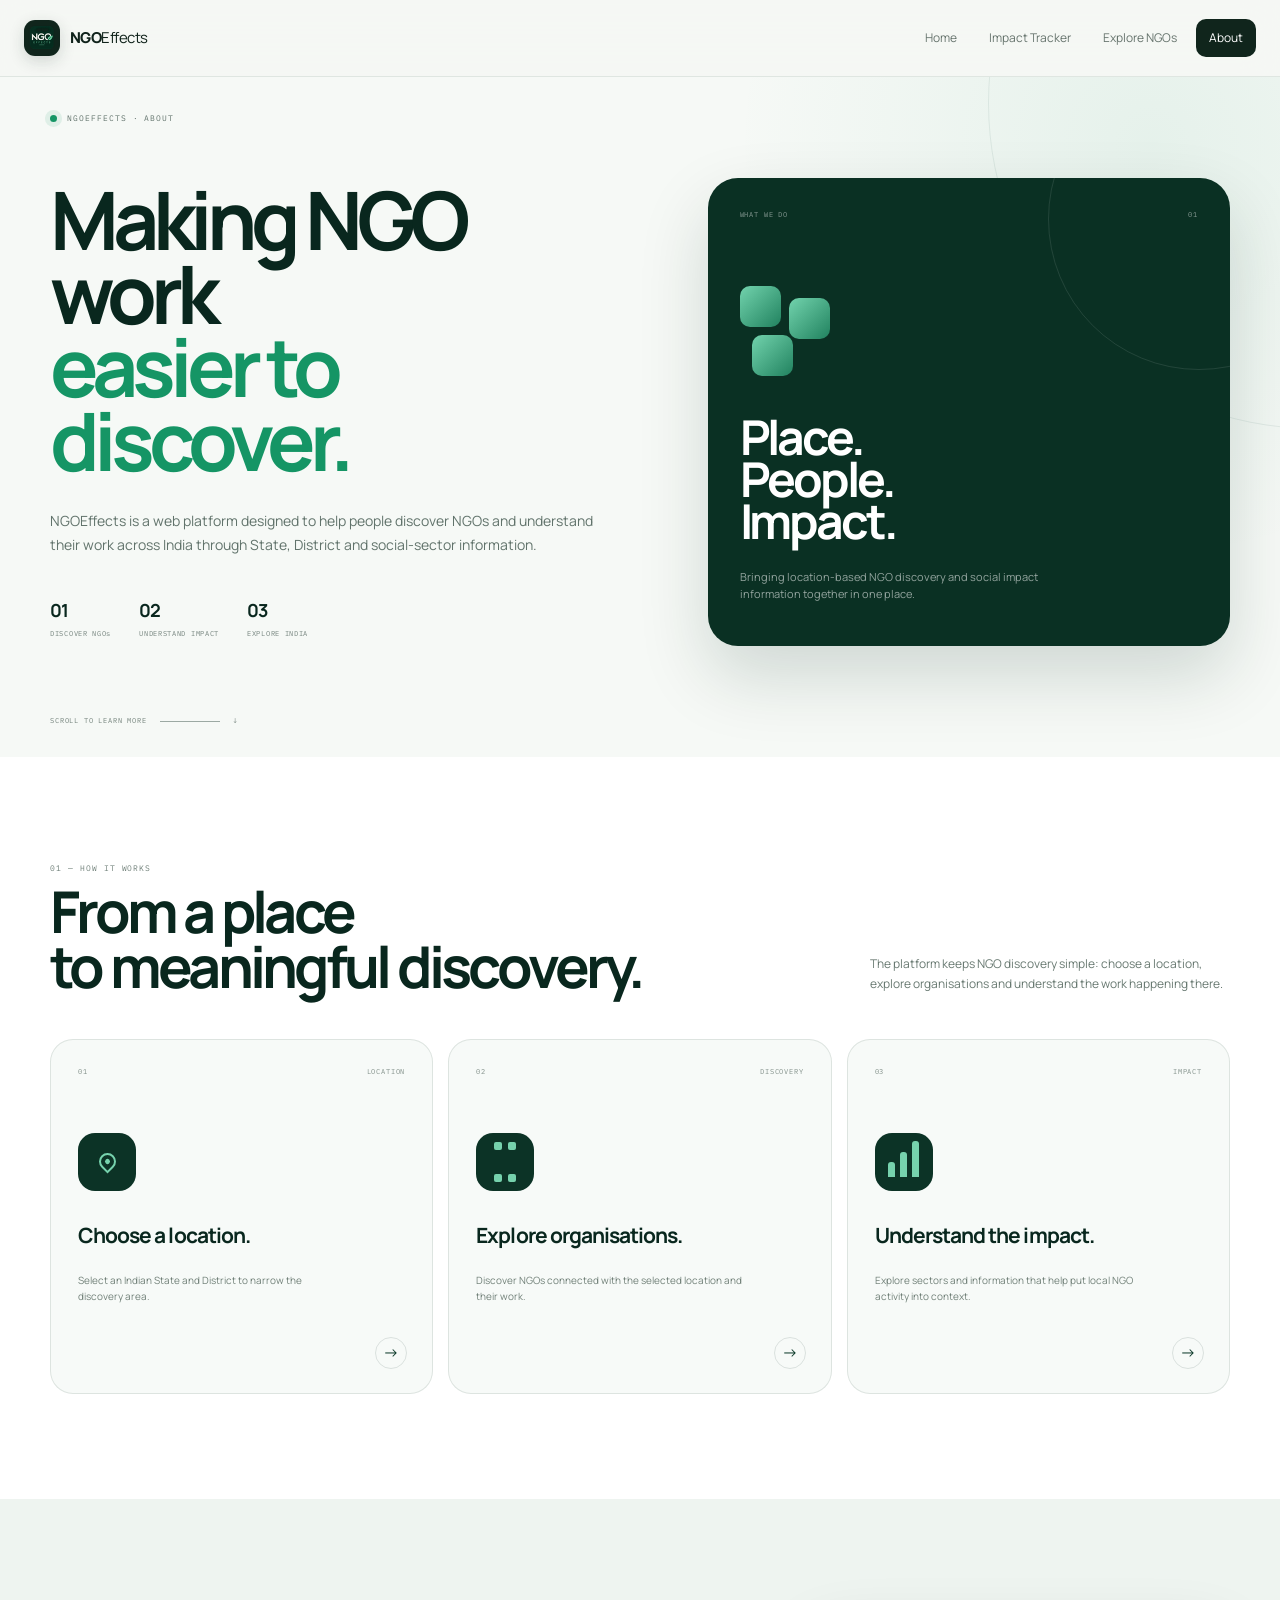
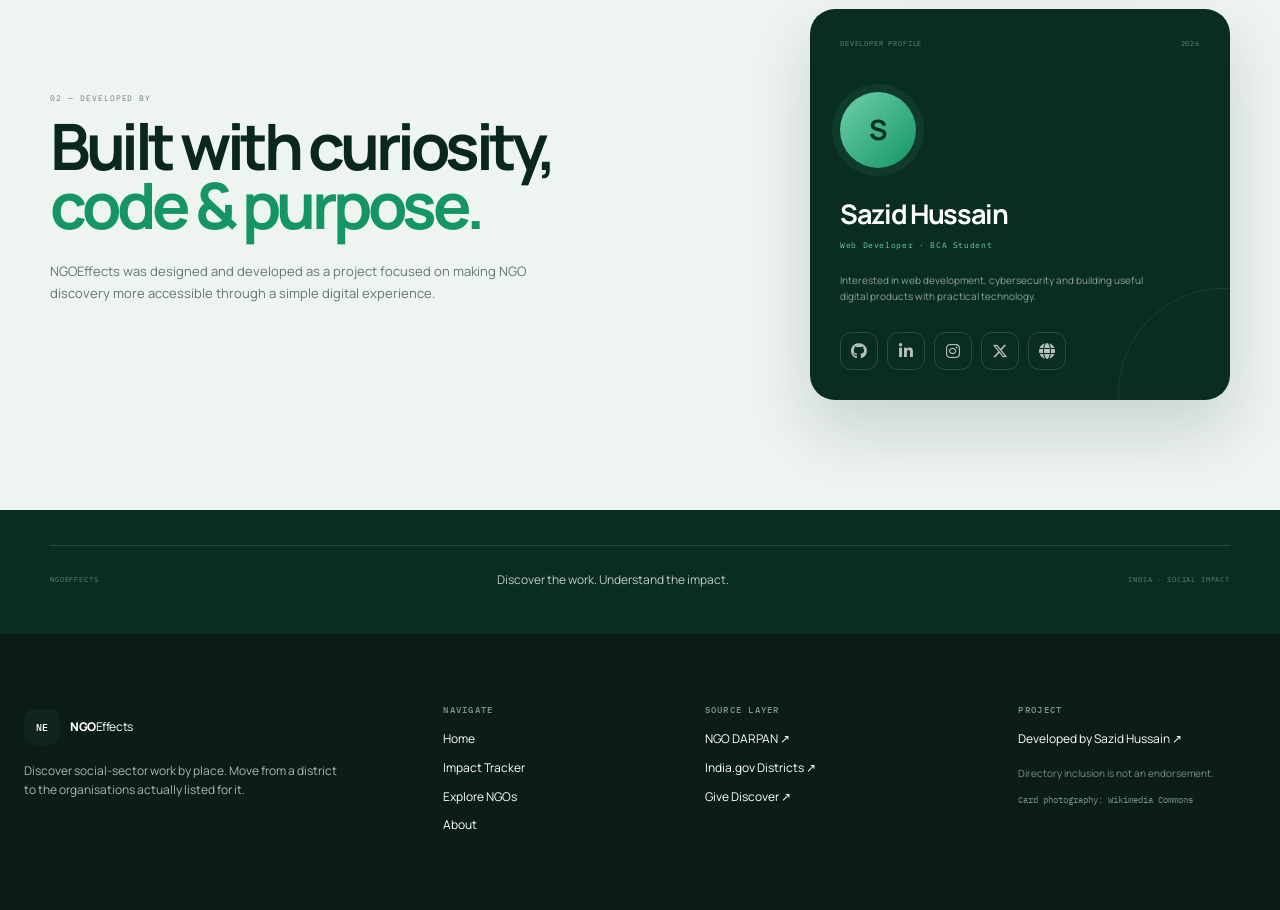
<file: about.html>
<!doctype html>
<html lang="en">
  <head>
    <meta charset="utf-8" />
    <meta name="viewport" content="width=device-width, initial-scale=1" />
    <meta
      name="description"
      content="Learn about NGOEffects, its purpose, data approach and developer."
    />
    <title>NGOEffects | About</title>
    <link rel="icon" type="image/png" href="assets/images/favicon.png">
    <link rel="preconnect" href="https://fonts.googleapis.com" />
    <link rel="preconnect" href="https://fonts.gstatic.com" crossorigin />
    <link
      href="https://fonts.googleapis.com/css2?family=IBM+Plex+Mono:wght@400;500&family=Plus+Jakarta+Sans:wght@400;500;600;700;800&display=swap"
      rel="stylesheet"
    />
    <link rel="stylesheet" href="assets/css/style.css" />
    <link rel="stylesheet" href="assets/css/responsive.css" />
    <link
  rel="stylesheet"
  href="https://cdnjs.cloudflare.com/ajax/libs/font-awesome/6.5.2/css/all.min.css"
>
  </head>
  <body data-page="about">
    <div data-nav></div>
   <main class="about-page">

  <!-- =========================================
       ABOUT HERO
  ========================================== -->

  <section class="about-hero">

    <div class="about-shell">

      <div class="about-eyebrow">
        <span class="about-dot"></span>
        NGOEFFECTS · ABOUT
      </div>


      <div class="about-hero-grid">

        <div class="about-hero-content">

          <h1>
            Making NGO work
            <span>easier to discover.</span>
          </h1>

          <p>
            NGOEffects is a web platform designed to help people
            discover NGOs and understand their work across India
            through State, District and social-sector information.
          </p>


          <div class="about-hero-points">

            <div>
              <strong>01</strong>
              <span>DISCOVER NGOs</span>
            </div>

            <div>
              <strong>02</strong>
              <span>UNDERSTAND IMPACT</span>
            </div>

            <div>
              <strong>03</strong>
              <span>EXPLORE INDIA</span>
            </div>

          </div>

        </div>


        <div class="about-hero-card">

          <div class="about-card-top">
            <span>WHAT WE DO</span>
            <span>01</span>
          </div>


          <div class="about-card-icon">
            <span></span>
            <span></span>
            <span></span>
          </div>


          <h2>
            Place.
            <br>
            People.
            <br>
            Impact.
          </h2>


          <p>
            Bringing location-based NGO discovery
            and social impact information together
            in one place.
          </p>

        </div>

      </div>


      <div class="about-scroll">
        <span>SCROLL TO LEARN MORE</span>
        <div></div>
        <span>↓</span>
      </div>

    </div>

  </section>



  <!-- =========================================
       HOW IT WORKS
  ========================================== -->

  <section class="about-how">

    <div class="about-shell">

      <div class="about-section-heading">

        <div>

          <span class="about-label">
            01 — HOW IT WORKS
          </span>

          <h2>
            From a place
            <br>
            to meaningful discovery.
          </h2>

        </div>

        <p>
          The platform keeps NGO discovery simple:
          choose a location, explore organisations
          and understand the work happening there.
        </p>

      </div>


      <div class="about-process">


        <!-- STEP 01 -->

       <a href="index.html" class="about-process-card">

  <div class="process-top">
    <span>01</span>
    <span>LOCATION</span>
  </div>

  <div class="process-icon">
    <span class="process-pin"></span>
  </div>

  <h3>Choose a location.</h3>

  <p>
    Select an Indian State and District
    to narrow the discovery area.
  </p>

  <div class="process-arrow">→</div>

</a>

        <!-- STEP 02 -->

       <a href="ngos.html" class="about-process-card">

  <div class="process-top">
    <span>02</span>
    <span>DISCOVERY</span>
  </div>

  <div class="process-icon process-icon-grid">
    <span></span>
    <span></span>
    <span></span>
    <span></span>
  </div>

  <h3>Explore organisations.</h3>

  <p>
    Discover NGOs connected with the selected location
    and their work.
  </p>

  <div class="process-arrow">→</div>

</a>


        <!-- STEP 03 -->

       <a href="impact.html" class="about-process-card">

  <div class="process-top">
    <span>03</span>
    <span>IMPACT</span>
  </div>

  <div class="process-icon process-icon-chart">
    <span></span>
    <span></span>
    <span></span>
  </div>

  <h3>Understand the impact.</h3>

  <p>
    Explore sectors and information that help put
    local NGO activity into context.
  </p>

  <div class="process-arrow">→</div>

</a>
      </div>

    </div>

  </section>



  <!-- =========================================
       DEVELOPED BY
  ========================================== -->

  <section class="about-developer">

    <div class="about-shell">

      <div class="developer-wrapper">


        <div class="developer-intro">

          <span class="about-label">
            02 — DEVELOPED BY
          </span>

          <h2>
            Built with curiosity,
            <span>code & purpose.</span>
          </h2>

          <p>
            NGOEffects was designed and developed as a
            project focused on making NGO discovery more
            accessible through a simple digital experience.
          </p>

        </div>


        <div class="developer-card">

          <div class="developer-card-top">

            <span>
              DEVELOPER PROFILE
            </span>

            <span>
              2026
            </span>

          </div>


          <div class="developer-avatar">
            S
          </div>


          <h3>
            Sazid Hussain
          </h3>

          <p class="developer-role">
            Web Developer · BCA Student
          </p>


          <p class="developer-description">
            Interested in web development, cybersecurity
            and building useful digital products with
            practical technology.
          </p>


          <!-- SOCIAL LINKS -->

         <div class="developer-socials">

  <a href="https://github.com/Sazidxcode" target="_blank" aria-label="GitHub">
    <i class="fa-brands fa-github"></i>
  </a>

  <a href="https://www.linkedin.com/in/sazid-hussain-a26aa236a/" target="_blank" aria-label="LinkedIn">
    <i class="fa-brands fa-linkedin-in"></i>
  </a>

  <a href="https://www.instagram.com/mr_sazid_x1" target="_blank" aria-label="Instagram">
    <i class="fa-brands fa-instagram"></i>
  </a>

  <a href="https://www.instagram.com/mr_sazid_x1" target="_blank" aria-label="X">
    <i class="fa-brands fa-x-twitter"></i>
  </a>

  <a href="https://sazid.in/" target="_blank" aria-label="Portfolio">
    <i class="fa-solid fa-globe"></i>
  </a>

</div>

        </div>

      </div>

    </div>

  </section>



  <!-- =========================================
       FOOTER STATEMENT
  ========================================== -->

  <section class="about-closing">

    <div class="about-shell">

      <div class="closing-line"></div>

      <div class="closing-content">

        <span>
          NGOEFFECTS
        </span>

        <p>
          Discover the work.
          Understand the impact.
        </p>

        <span>
          INDIA · SOCIAL IMPACT
        </span>

      </div>

    </div>

  </section>

</main>
    <div data-footer></div>
    <script src="assets/js/data.js"></script>
    <script src="assets/js/main.js"></script>
  </body>
</html>
</file>
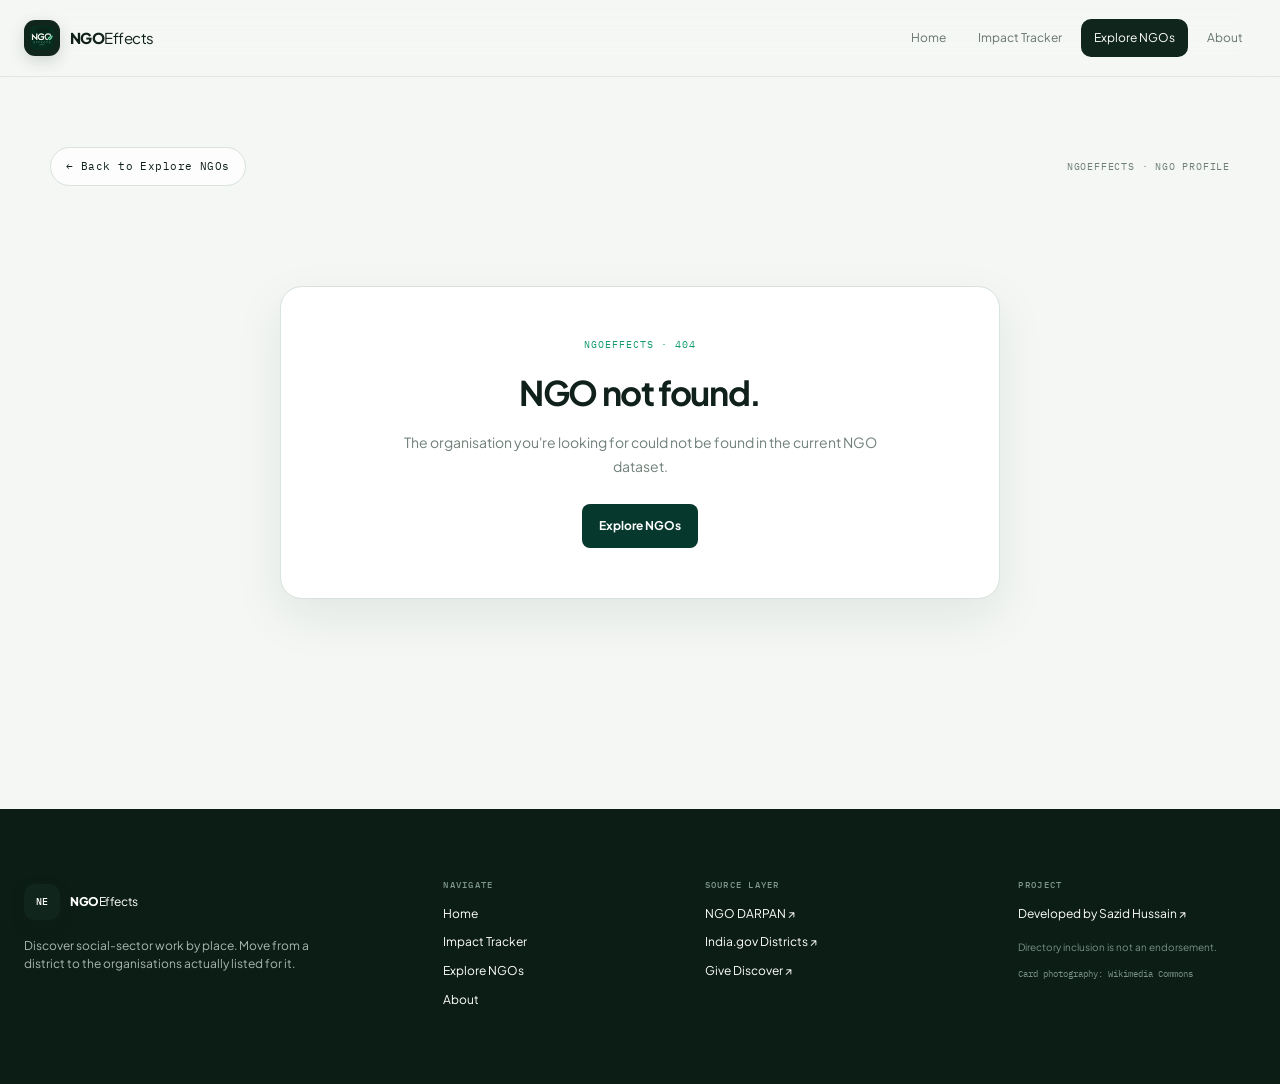
<file: ngo.html>
<!doctype html>
<html lang="en">

<head>
  <meta charset="utf-8">
  <meta name="viewport" content="width=device-width, initial-scale=1">

  <meta
    name="description"
    content="Explore NGO information, areas of work, sectors and official links on NGOEffects."
  >

  <title>NGO Profile | NGOEffects</title>
  <link rel="icon" type="image/png" href="assets/images/favicon.png">

  <link rel="preconnect" href="https://fonts.googleapis.com">
  <link rel="preconnect" href="https://fonts.gstatic.com" crossorigin>

  <link
    href="https://fonts.googleapis.com/css2?family=IBM+Plex+Mono:wght@400;500&family=Plus+Jakarta+Sans:wght@400;500;600;700;800&display=swap"
    rel="stylesheet"
  >
  <link rel="stylesheet" href="assets/css/style.css">
<link rel="stylesheet" href="assets/css/responsive.css">

  <style>
    /* =========================================================
       NGO PROFILE PAGE
    ========================================================= */

    :root {
      --profile-bg: #f4f7f4;
      --profile-card: #ffffff;
      --profile-dark: #07382d;
      --profile-dark-2: #0b493b;
      --profile-green: #149b6b;
      --profile-green-light: #dff2e9;
      --profile-border: #d9e2dc;
      --profile-muted: #708078;
      --profile-text: #10201a;
      --profile-soft: #eef3ef;
      --profile-shadow: 0 18px 50px rgba(5, 45, 34, 0.08);
    }

    * {
      box-sizing: border-box;
    }

    body {
      margin: 0;
      background: var(--profile-bg);
      color: var(--profile-text);
      font-family: "Plus Jakarta Sans", sans-serif;
    }

    a {
      color: inherit;
      text-decoration: none;
    }

    button,
    a {
      -webkit-tap-highlight-color: transparent;
    }

    .profile-page {
      padding: 70px 0 110px;
    }

    .profile-shell {
      width: min(1180px, calc(100% - 40px));
      margin: 0 auto;
    }

    /* =========================================================
       TOP NAV / BACK
    ========================================================= */

    .profile-topbar {
      display: flex;
      align-items: center;
      justify-content: space-between;
      gap: 20px;
      margin-bottom: 28px;
    }

    .profile-back {
      display: inline-flex;
      align-items: center;
      gap: 10px;
      padding: 10px 15px;
      border: 1px solid var(--profile-border);
      border-radius: 999px;
      background: rgba(255,255,255,.75);
      font-family: "IBM Plex Mono", monospace;
      font-size: 11px;
      letter-spacing: .04em;
      transition: .2s ease;
    }

    .profile-back:hover {
      border-color: var(--profile-green);
      transform: translateX(-2px);
    }

    .profile-page-label {
      font-family: "IBM Plex Mono", monospace;
      font-size: 10px;
      color: var(--profile-muted);
      letter-spacing: .08em;
      text-transform: uppercase;
    }

    /* =========================================================
       PROFILE HERO
    ========================================================= */

    .profile-hero {
      position: relative;
      overflow: hidden;
      display: grid;
      grid-template-columns: 1.05fr .95fr;
      min-height: 480px;
      border-radius: 28px;
      background: var(--profile-dark);
      box-shadow: var(--profile-shadow);
    }

    .profile-hero::before {
      content: "";
      position: absolute;
      width: 430px;
      height: 430px;
      right: -170px;
      top: -210px;
      border: 1px solid rgba(180, 235, 211, .15);
      border-radius: 50%;
    }

    .profile-hero::after {
      content: "";
      position: absolute;
      width: 300px;
      height: 300px;
      left: 44%;
      bottom: -190px;
      border: 1px solid rgba(180, 235, 211, .10);
      border-radius: 50%;
    }

    .profile-hero-content {
      position: relative;
      z-index: 2;
      display: flex;
      flex-direction: column;
      justify-content: space-between;
      padding: 52px;
    }

    .profile-eyebrow {
      display: flex;
      align-items: center;
      gap: 9px;
      color: #9dd8bf;
      font-family: "IBM Plex Mono", monospace;
      font-size: 10px;
      letter-spacing: .09em;
      text-transform: uppercase;
    }

    .profile-eyebrow-dot {
      width: 7px;
      height: 7px;
      border-radius: 50%;
      background: #72d6ad;
      box-shadow: 0 0 0 5px rgba(114,214,173,.08);
    }

    .profile-title-wrap {
      margin: 45px 0 35px;
    }

    .profile-title {
      margin: 0;
      max-width: 700px;
      color: white;
      font-size: clamp(38px, 5vw, 68px);
      line-height: .98;
      letter-spacing: -.055em;
      font-weight: 800;
    }

    .profile-location {
      display: flex;
      align-items: center;
      gap: 9px;
      margin-top: 22px;
      color: #c4d8cf;
      font-size: 14px;
    }

    .location-icon {
      display: grid;
      place-items: center;
      width: 30px;
      height: 30px;
      border: 1px solid rgba(255,255,255,.16);
      border-radius: 50%;
      color: #9dd8bf;
      font-size: 13px;
    }

    .profile-description {
      max-width: 650px;
      margin: 0;
      color: #b8ccc4;
      font-size: 15px;
      line-height: 1.8;
    }

    /* =========================================================
       HERO SIDE
    ========================================================= */

    .profile-hero-side {
      position: relative;
      z-index: 2;
      display: flex;
      align-items: flex-end;
      justify-content: flex-end;
      padding: 35px;
    }

    .profile-visual-card {
      position: relative;
      width: 100%;
      min-height: 350px;
      overflow: hidden;
      border: 1px solid rgba(255,255,255,.12);
      border-radius: 22px;
      background: #062d25;
    }

    .profile-visual-image {
      position: absolute;
      inset: 0;
      width: 100%;
      height: 100%;
      object-fit: cover;
      opacity: .78;
      filter: saturate(.9);
    }

    .profile-visual-overlay {
      position: absolute;
      inset: 0;
      background:
        linear-gradient(180deg, rgba(4,37,29,.18) 0%, rgba(4,37,29,.38) 42%, rgba(4,37,29,.94) 100%),
        linear-gradient(135deg, rgba(7,56,45,.32), rgba(6,45,37,.35));
    }

    .profile-visual-grid {
      position: absolute;
      inset: 0;
      opacity: .28;
      background-image:
        linear-gradient(rgba(255,255,255,.08) 1px, transparent 1px),
        linear-gradient(90deg, rgba(255,255,255,.08) 1px, transparent 1px);
      background-size: 42px 42px;
    }

    .profile-visual-ring {
      position: absolute;
      width: 260px;
      height: 260px;
      right: -45px;
      top: -55px;
      border: 1px solid rgba(170,230,207,.25);
      border-radius: 50%;
    }

    .profile-visual-ring::after {
      content: "";
      position: absolute;
      inset: 30px;
      border: 1px solid rgba(170,230,207,.17);
      border-radius: 50%;
    }

    .profile-visual-number {
      position: absolute;
      top: 28px;
      left: 28px;
      color: #8ed1b5;
      font-family: "IBM Plex Mono", monospace;
      font-size: 10px;
      letter-spacing: .08em;
    }

    .profile-visual-main {
      position: absolute;
      left: 30px;
      right: 30px;
      bottom: 30px;
    }

    .profile-visual-main span {
      display: block;
      margin-bottom: 9px;
      color: #86cdb0;
      font-family: "IBM Plex Mono", monospace;
      font-size: 10px;
      letter-spacing: .08em;
    }

    .profile-visual-main strong {
      display: block;
      color: white;
      font-size: 30px;
      line-height: 1.05;
      letter-spacing: -.04em;
    }

    /* =========================================================
       SECTOR TAGS
    ========================================================= */

    .profile-sectors {
      display: flex;
      flex-wrap: wrap;
      gap: 8px;
      margin-top: 27px;
    }

    .profile-sector {
      display: inline-flex;
      align-items: center;
      min-height: 30px;
      padding: 7px 11px;
      border: 1px solid rgba(255,255,255,.14);
      border-radius: 999px;
      color: #d3e5dd;
      background: rgba(255,255,255,.06);
      font-family: "IBM Plex Mono", monospace;
      font-size: 9px;
      letter-spacing: .04em;
    }

    /* =========================================================
       ACTIONS
    ========================================================= */

    .profile-actions {
      display: flex;
      flex-wrap: wrap;
      gap: 10px;
      margin-top: 32px;
    }

    .profile-btn {
      display: inline-flex;
      align-items: center;
      justify-content: center;
      gap: 9px;
      min-height: 46px;
      padding: 0 18px;
      border-radius: 9px;
      font-size: 12px;
      font-weight: 700;
      transition: .2s ease;
    }

    .profile-btn-primary {
      background: #dff5e9;
      color: #07382d;
    }

    .profile-btn-primary:hover {
      background: white;
      transform: translateY(-2px);
    }

    .profile-btn-secondary {
      border: 1px solid rgba(255,255,255,.18);
      color: white;
      background: rgba(255,255,255,.06);
    }

    .profile-btn-secondary:hover {
      background: rgba(255,255,255,.12);
      transform: translateY(-2px);
    }

    /* =========================================================
       CONTENT GRID
    ========================================================= */

    .profile-content {
      display: grid;
      grid-template-columns: minmax(0, 1.4fr) minmax(280px, .6fr);
      gap: 22px;
      margin-top: 22px;
    }

    .profile-main-column,
    .profile-side-column {
      display: flex;
      flex-direction: column;
      gap: 22px;
    }

    .profile-card {
      padding: 30px;
      border: 1px solid var(--profile-border);
      border-radius: 20px;
      background: var(--profile-card);
      box-shadow: 0 10px 30px rgba(5,45,34,.035);
    }

    .profile-card-label {
      display: flex;
      align-items: center;
      justify-content: space-between;
      gap: 15px;
      margin-bottom: 18px;
    }

    .profile-card-label span:first-child {
      color: var(--profile-green);
      font-family: "IBM Plex Mono", monospace;
      font-size: 10px;
      letter-spacing: .08em;
      text-transform: uppercase;
    }

    .profile-card-label span:last-child {
      color: #9ba9a3;
      font-family: "IBM Plex Mono", monospace;
      font-size: 9px;
    }

    .profile-card h2 {
      margin: 0 0 13px;
      color: var(--profile-text);
      font-size: clamp(22px, 3vw, 32px);
      line-height: 1.05;
      letter-spacing: -.04em;
    }

    .profile-card p {
      margin: 0;
      color: #62716b;
      font-size: 14px;
      line-height: 1.8;
    }

    /* =========================================================
       INFO ROWS
    ========================================================= */

    .profile-info-list {
      display: flex;
      flex-direction: column;
      border-top: 1px solid var(--profile-border);
    }

    .profile-info-row {
      display: grid;
      grid-template-columns: 140px 1fr;
      gap: 20px;
      padding: 17px 0;
      border-bottom: 1px solid var(--profile-border);
    }

    .profile-info-label {
      color: #84918c;
      font-family: "IBM Plex Mono", monospace;
      font-size: 9px;
      letter-spacing: .07em;
      text-transform: uppercase;
    }

    .profile-info-value {
      color: var(--profile-text);
      font-size: 13px;
      line-height: 1.65;
    }

    /* =========================================================
       AREAS
    ========================================================= */

    .profile-area-list {
      display: flex;
      flex-wrap: wrap;
      gap: 8px;
      margin-top: 20px;
    }

    .profile-area {
      padding: 9px 12px;
      border-radius: 8px;
      background: var(--profile-soft);
      color: #38564b;
      font-size: 11px;
      font-weight: 600;
    }

    /* =========================================================
       SNAPSHOT
    ========================================================= */

    .profile-stats {
      display: grid;
      grid-template-columns: repeat(2, 1fr);
      gap: 10px;
      margin-top: 20px;
    }

    .profile-stat {
      padding: 18px;
      border: 1px solid var(--profile-border);
      border-radius: 12px;
      background: #f8faf8;
    }

    .profile-stat strong {
      display: block;
      color: var(--profile-dark);
      font-size: 28px;
      line-height: 1;
      letter-spacing: -.04em;
    }

    .profile-stat span {
      display: block;
      margin-top: 8px;
      color: #7b8983;
      font-family: "IBM Plex Mono", monospace;
      font-size: 8px;
      letter-spacing: .06em;
      text-transform: uppercase;
    }

    /* =========================================================
       OFFICIAL LINK CARD
    ========================================================= */

    .official-card {
      position: relative;
      overflow: hidden;
      background: var(--profile-dark);
      color: white;
    }

    .official-card::after {
      content: "";
      position: absolute;
      width: 150px;
      height: 150px;
      right: -65px;
      bottom: -80px;
      border: 1px solid rgba(255,255,255,.12);
      border-radius: 50%;
    }

    .official-card .profile-card-label span:first-child {
      color: #8bd3b3;
    }

    .official-card h2 {
      color: white;
    }

    .official-card p {
      color: #a9c1b7;
    }

    .official-link {
      display: inline-flex;
      align-items: center;
      gap: 9px;
      margin-top: 22px;
      padding: 12px 15px;
      border-radius: 9px;
      background: #dff5e9;
      color: #07382d;
      font-size: 11px;
      font-weight: 800;
    }

    /* =========================================================
       NOTICE / ERROR
    ========================================================= */

    .profile-message {
      max-width: 720px;
      margin: 100px auto;
      padding: 50px 35px;
      border: 1px solid var(--profile-border);
      border-radius: 22px;
      background: white;
      text-align: center;
      box-shadow: var(--profile-shadow);
    }

    .profile-message-code {
      margin-bottom: 14px;
      color: var(--profile-green);
      font-family: "IBM Plex Mono", monospace;
      font-size: 10px;
      letter-spacing: .1em;
    }

    .profile-message h1 {
      margin: 0 0 12px;
      font-size: 34px;
      letter-spacing: -.04em;
    }

    .profile-message p {
      margin: 0 auto 25px;
      max-width: 500px;
      color: var(--profile-muted);
      font-size: 14px;
      line-height: 1.7;
    }

    .profile-message-btn {
      display: inline-flex;
      align-items: center;
      min-height: 44px;
      padding: 0 17px;
      border-radius: 8px;
      background: var(--profile-dark);
      color: white;
      font-size: 12px;
      font-weight: 700;
    }

    /* =========================================================
       SKELETON
    ========================================================= */

    .profile-loading {
      padding: 30px;
    }

    .skeleton {
      position: relative;
      overflow: hidden;
      background: #e4ebe7;
      border-radius: 8px;
    }

    .skeleton::after {
      content: "";
      position: absolute;
      inset: 0;
      transform: translateX(-100%);
      background: linear-gradient(
        90deg,
        transparent,
        rgba(255,255,255,.55),
        transparent
      );
      animation: skeleton-loading 1.3s infinite;
    }

    .skeleton-lg {
      height: 55px;
      width: 55%;
      margin-bottom: 18px;
    }

    .skeleton-md {
      height: 18px;
      width: 35%;
      margin-bottom: 12px;
    }

    .skeleton-sm {
      height: 13px;
      width: 80%;
      margin-bottom: 9px;
    }

    @keyframes skeleton-loading {
      100% {
        transform: translateX(100%);
      }
    }

    /* =========================================================
       RESPONSIVE
    ========================================================= */

    @media (max-width: 900px) {

      .profile-hero {
        grid-template-columns: 1fr;
      }

      .profile-hero-side {
        padding: 0 30px 30px;
      }

      .profile-visual-card {
        min-height: 280px;
      }

      .profile-content {
        grid-template-columns: 1fr;
      }
    }

    @media (max-width: 620px) {

      .profile-page {
        padding: 35px 0 70px;
      }

      .profile-shell {
        width: min(100% - 24px, 1180px);
      }

      .profile-topbar {
        align-items: flex-start;
      }

      .profile-page-label {
        display: none;
      }

      .profile-hero {
        border-radius: 18px;
      }

      .profile-hero-content {
        padding: 30px 23px;
      }

      .profile-title-wrap {
        margin: 35px 0 28px;
      }

      .profile-title {
        font-size: 42px;
      }

      .profile-description {
        font-size: 13px;
      }

      .profile-hero-side {
        padding: 0 20px 20px;
      }

      .profile-visual-card {
        min-height: 240px;
      }

      .profile-content {
        gap: 14px;
        margin-top: 14px;
      }

      .profile-main-column,
      .profile-side-column {
        gap: 14px;
      }

      .profile-card {
        padding: 22px;
        border-radius: 16px;
      }

      .profile-info-row {
        grid-template-columns: 1fr;
        gap: 6px;
      }

      .profile-stats {
        grid-template-columns: 1fr 1fr;
      }

      .profile-btn {
        width: 100%;
      }
    }
  </style>
</head>

<body data-page="ngos">

  <!-- Existing global navbar -->
  <div data-nav></div>

  <main class="profile-page">

    <div class="profile-shell">

      <!-- TOP BAR -->
      <div class="profile-topbar">
        <a href="ngos.html" class="profile-back">
          ← Back to Explore NGOs
        </a>

        <span class="profile-page-label">
          NGOEFFECTS · NGO PROFILE
        </span>
      </div>

      <!-- PROFILE WILL BE INSERTED HERE -->
      <div id="ngo-profile">

        <!-- Initial loading state -->
        <div class="profile-message">
          <div class="profile-loading">

            <div class="skeleton skeleton-md"></div>
            <div class="skeleton skeleton-lg"></div>
            <div class="skeleton skeleton-sm"></div>
            <div class="skeleton skeleton-sm"></div>

          </div>
        </div>

      </div>

    </div>

  </main>

  <!-- Existing global footer -->
  <div data-footer></div>


  <!-- Existing project data + global navigation/footer -->
  <script src="assets/js/data.js"></script>
  <script src="assets/js/main.js"></script>


  <!-- =========================================================
       NGO PROFILE LOGIC
       Everything specific to this page stays here.
  ========================================================== -->

  <script>

    document.addEventListener("DOMContentLoaded", () => {

      const container = document.getElementById("ngo-profile");

      /*
       * Read NGO ID from:
       *
       * ngo.html?id=ngo-001
       */
      const params = new URLSearchParams(window.location.search);
      const ngoId = params.get("id");


      /* -------------------------------------------------------
         HELPERS
      ------------------------------------------------------- */

      function escapeHTML(value) {

        if (value === null || value === undefined) {
          return "";
        }

        return String(value)
          .replace(/&/g, "&amp;")
          .replace(/</g, "&lt;")
          .replace(/>/g, "&gt;")
          .replace(/"/g, "&quot;")
          .replace(/'/g, "&#039;");
      }


      function normaliseArray(value) {

        if (!value) {
          return [];
        }

        if (Array.isArray(value)) {
          return value.filter(Boolean);
        }

        return [value].filter(Boolean);
      }


      function safeURL(url) {

        if (!url) {
          return null;
        }

        try {

          const parsed = new URL(url, window.location.href);

          if (
            parsed.protocol === "http:" ||
            parsed.protocol === "https:"
          ) {
            return parsed.href;
          }

        } catch (error) {
          return null;
        }

        return null;
      }


      /* -------------------------------------------------------
         FIND NGO DATA
      ------------------------------------------------------- */

      function getNGOList() {

        /*
         * data.js exposes the directory as:
         * window.NGOEffectsSeedData.ngos
         *
         * Use that real project structure first.
         */

        if (
          window.NGOEffectsSeedData &&
          Array.isArray(window.NGOEffectsSeedData.ngos)
        ) {
          return window.NGOEffectsSeedData.ngos;
        }


        /* Optional compatibility fallbacks */

        if (
          window.NGOEffects &&
          Array.isArray(window.NGOEffects.ngos)
        ) {
          return window.NGOEffects.ngos;
        }

        if (
          window.NGOEffects &&
          Array.isArray(window.NGOEffects.data)
        ) {
          return window.NGOEffects.data;
        }

        if (Array.isArray(window.ngos)) {
          return window.ngos;
        }

        if (Array.isArray(window.NGO_DATA)) {
          return window.NGO_DATA;
        }

        return [];
      }


      function findNGO(id) {

        const list = getNGOList();

        if (!list.length || !id) {
          return null;
        }

        return list.find(item => {

          return String(
            item.id ??
            item.ngoId ??
            item.slug ??
            ""
          ).toLowerCase() === String(id).toLowerCase();

        }) || null;
      }


      /* -------------------------------------------------------
         ERROR STATE
      ------------------------------------------------------- */

      function renderNotFound() {

        container.innerHTML = `

          <div class="profile-message">

            <div class="profile-message-code">
              NGOEFFECTS · 404
            </div>

            <h1>NGO not found.</h1>

            <p>
              The organisation you're looking for could not
              be found in the current NGO dataset.
            </p>

            <a
              href="ngos.html"
              class="profile-message-btn"
            >
              Explore NGOs
            </a>

          </div>

        `;
      }


      /* -------------------------------------------------------
         RENDER PROFILE
      ------------------------------------------------------- */

      function renderProfile(ngo) {

        const name =
          ngo.name ||
          ngo.title ||
          "Unnamed Organisation";


        const state =
          ngo.state ||
          ngo.location?.state ||
          "";


        const districts = normaliseArray(
          ngo.districts ||
          ngo.district ||
          ngo.locations
        );


        const sectors = normaliseArray(
          ngo.sectors ||
          ngo.sector
        );


        const description =
          ngo.description ||
          ngo.about ||
          ngo.summary ||
          "No organisation description is currently available.";


        const website =
          safeURL(
            ngo.website ||
            ngo.url ||
            ngo.officialWebsite
          );


        const contactPage =
          safeURL(
            ngo.contactPage ||
            ngo.contact ||
            ngo.contactUrl
          );


        const locationParts = [];

        if (districts.length) {
          locationParts.push(districts.join(", "));
        }

        if (state) {
          locationParts.push(state);
        }


        const locationText =
          locationParts.length
            ? locationParts.join(", ")
            : "Location information unavailable";


        document.title =
          `${name} | NGOEffects`;


        /* -----------------------------------------------------
           SECTOR HTML
        ----------------------------------------------------- */

        const sectorHTML = sectors.length

          ? sectors.map(sector => `
              <span class="profile-sector">
                ${escapeHTML(sector)}
              </span>
            `).join("")

          : `
              <span class="profile-sector">
                Sector information unavailable
              </span>
            `;


        /* -----------------------------------------------------
           AREA HTML
        ----------------------------------------------------- */

        const areaHTML = districts.length

          ? districts.map(area => `
              <span class="profile-area">
                ${escapeHTML(area)}
              </span>
            `).join("")

          : `
              <span class="profile-area">
                Location information unavailable
              </span>
            `;


        /* -----------------------------------------------------
           WEBSITE BUTTON
        ----------------------------------------------------- */

        const websiteButton = website

          ? `
            <a
              href="${escapeHTML(website)}"
              target="_blank"
              rel="noopener noreferrer"
              class="profile-btn profile-btn-primary"
            >
              Visit Official Website
              <span>↗</span>
            </a>
          `

          : "";


        /* -----------------------------------------------------
           CONTACT BUTTON
        ----------------------------------------------------- */

        const contactButton = contactPage

          ? `
            <a
              href="${escapeHTML(contactPage)}"
              target="_blank"
              rel="noopener noreferrer"
              class="profile-btn profile-btn-secondary"
            >
              Contact NGO
              <span>↗</span>
            </a>
          `

          : "";


        /* -----------------------------------------------------
           PROFILE HTML
        ----------------------------------------------------- */

        container.innerHTML = `

          <!-- ===============================================
               PROFILE HERO
          ================================================ -->

          <section class="profile-hero">

            <div class="profile-hero-content">

              <div>

                <div class="profile-eyebrow">

                  <span class="profile-eyebrow-dot"></span>

                  NGOEFFECTS · ORGANISATION PROFILE

                </div>


                <div class="profile-title-wrap">

                  <h1 class="profile-title">
                    ${escapeHTML(name)}
                  </h1>


                  <div class="profile-location">

                    <span class="location-icon">
                      +
                    </span>

                    <span>
                      ${escapeHTML(locationText)}
                    </span>

                  </div>

                </div>


                <p class="profile-description">
                  ${escapeHTML(description)}
                </p>


                <div class="profile-sectors">

                  ${sectorHTML}

                </div>


                <div class="profile-actions">

                  ${websiteButton}

                  ${contactButton}

                </div>

              </div>

            </div>


            <div class="profile-hero-side">

              <div class="profile-visual-card">

                <img
                  class="profile-visual-image"
                  src="${escapeHTML(ngo.image || ngo.imageUrl || "https://images.unsplash.com/photo-1469571486292-0ba58a3f068b?auto=format&fit=crop&w=1200&q=85")}"
                  alt="${escapeHTML(name)} community and social impact"
                  loading="eager"
                >

                <div class="profile-visual-overlay"></div>
                <div class="profile-visual-grid"></div>

                <div class="profile-visual-ring"></div>


                <div class="profile-visual-number">
                  NGO PROFILE · ${escapeHTML(
                    String(ngo.id || "01")
                      .slice(-2)
                  )}
                </div>


                <div class="profile-visual-main">

                  <span>
                    DISCOVER · UNDERSTAND · CONNECT
                  </span>

                  <strong>
                    The work behind<br>
                    the impact.
                  </strong>

                </div>

              </div>

            </div>

          </section>


          <!-- ===============================================
               CONTENT
          ================================================ -->

          <div class="profile-content">


            <!-- =============================================
                 LEFT
            ============================================== -->

            <div class="profile-main-column">


              <!-- ABOUT -->

              <section class="profile-card">

                <div class="profile-card-label">

                  <span>
                    01 — ABOUT THE ORGANISATION
                  </span>

                  <span>
                    NGOEFFECTS
                  </span>

                </div>


                <h2>
                  About ${escapeHTML(name)}
                </h2>


                <p>
                  ${escapeHTML(description)}
                </p>

              </section>


              <!-- AREAS -->

              <section class="profile-card">

                <div class="profile-card-label">

                  <span>
                    02 — AREAS OF WORK
                  </span>

                  <span>
                    LOCATION
                  </span>

                </div>


                <h2>
                  Where the organisation works.
                </h2>


                <p>
                  Locations currently associated with
                  this organisation in the available dataset.
                </p>


                <div class="profile-area-list">

                  ${areaHTML}

                </div>

              </section>


              <!-- FOCUS AREAS -->

              <section class="profile-card">

                <div class="profile-card-label">

                  <span>
                    03 — FOCUS AREAS
                  </span>

                  <span>
                    SECTORS
                  </span>

                </div>


                <h2>
                  Areas of focus.
                </h2>


                <p>
                  Social sectors associated with this
                  organisation.
                </p>


                <div class="profile-area-list">

                  ${
                    sectors.length

                      ? sectors.map(sector => `
                          <span class="profile-area">
                            ${escapeHTML(sector)}
                          </span>
                        `).join("")

                      : `
                          <span class="profile-area">
                            Sector information unavailable
                          </span>
                        `
                  }

                </div>

              </section>


            </div>


            <!-- =============================================
                 RIGHT
            ============================================== -->

            <div class="profile-side-column">


              <!-- ORGANISATION INFO -->

              <section class="profile-card">

                <div class="profile-card-label">

                  <span>
                    PROFILE DATA
                  </span>

                  <span>
                    INFO
                  </span>

                </div>


                <div class="profile-info-list">


                  <div class="profile-info-row">

                    <span class="profile-info-label">
                      Organisation
                    </span>

                    <span class="profile-info-value">
                      ${escapeHTML(name)}
                    </span>

                  </div>


                  <div class="profile-info-row">

                    <span class="profile-info-label">
                      State
                    </span>

                    <span class="profile-info-value">
                      ${
                        escapeHTML(
                          state ||
                          "Not available"
                        )
                      }
                    </span>

                  </div>


                  <div class="profile-info-row">

                    <span class="profile-info-label">
                      Districts
                    </span>

                    <span class="profile-info-value">
                      ${
                        districts.length
                          ? escapeHTML(districts.join(", "))
                          : "Not available"
                      }
                    </span>

                  </div>


                  <div class="profile-info-row">

                    <span class="profile-info-label">
                      Sectors
                    </span>

                    <span class="profile-info-value">
                      ${
                        sectors.length
                          ? escapeHTML(sectors.join(", "))
                          : "Not available"
                      }
                    </span>

                  </div>


                </div>

              </section>


              <!-- SNAPSHOT -->

              <section class="profile-card">

                <div class="profile-card-label">

                  <span>
                    04 — SNAPSHOT
                  </span>

                  <span>
                    AVAILABLE DATA
                  </span>

                </div>


                <h2>
                  At a glance.
                </h2>


                <div class="profile-stats">


                  <div class="profile-stat">

                    <strong>
                      ${districts.length || "—"}
                    </strong>

                    <span>
                      AREAS LISTED
                    </span>

                  </div>


                  <div class="profile-stat">

                    <strong>
                      ${sectors.length || "—"}
                    </strong>

                    <span>
                      SECTORS
                    </span>

                  </div>


                </div>

              </section>


              <!-- OFFICIAL WEBSITE -->

              <section class="profile-card official-card">

                <div class="profile-card-label">

                  <span>
                    OFFICIAL SOURCE
                  </span>

                  <span>
                    05
                  </span>

                </div>


                <h2>
                  Verify & explore directly.
                </h2>


                <p>
                  For the latest information about this
                  organisation, visit its official website.
                </p>


                ${
                  website

                    ? `
                      <a
                        href="${escapeHTML(website)}"
                        target="_blank"
                        rel="noopener noreferrer"
                        class="official-link"
                      >
                        Visit Official Website
                        <span>↗</span>
                      </a>
                    `

                    : `
                      <span
                        style="
                          display:inline-block;
                          margin-top:20px;
                          color:#8fa79e;
                          font-size:11px;
                        "
                      >
                        Official website not available
                        in the current dataset.
                      </span>
                    `
                }

              </section>


            </div>

          </div>

        `;

      }


      /* -------------------------------------------------------
         INITIALISE
      ------------------------------------------------------- */

      if (!ngoId) {

        renderNotFound();

        return;

      }


      /*
       * Give data.js a moment to expose its data.
       * This also prevents a blank page if data.js
       * finishes initialising after DOMContentLoaded.
       */

      let attempts = 0;

      const loadProfile = setInterval(() => {

        attempts++;

        const ngo = findNGO(ngoId);

        if (ngo) {

          clearInterval(loadProfile);

          renderProfile(ngo);

          return;
        }


        /*
         * Stop after approximately 3 seconds.
         */

        if (attempts >= 30) {

          clearInterval(loadProfile);

          renderNotFound();

        }

      }, 100);


    });

  </script>
</body>
</html>
</file>
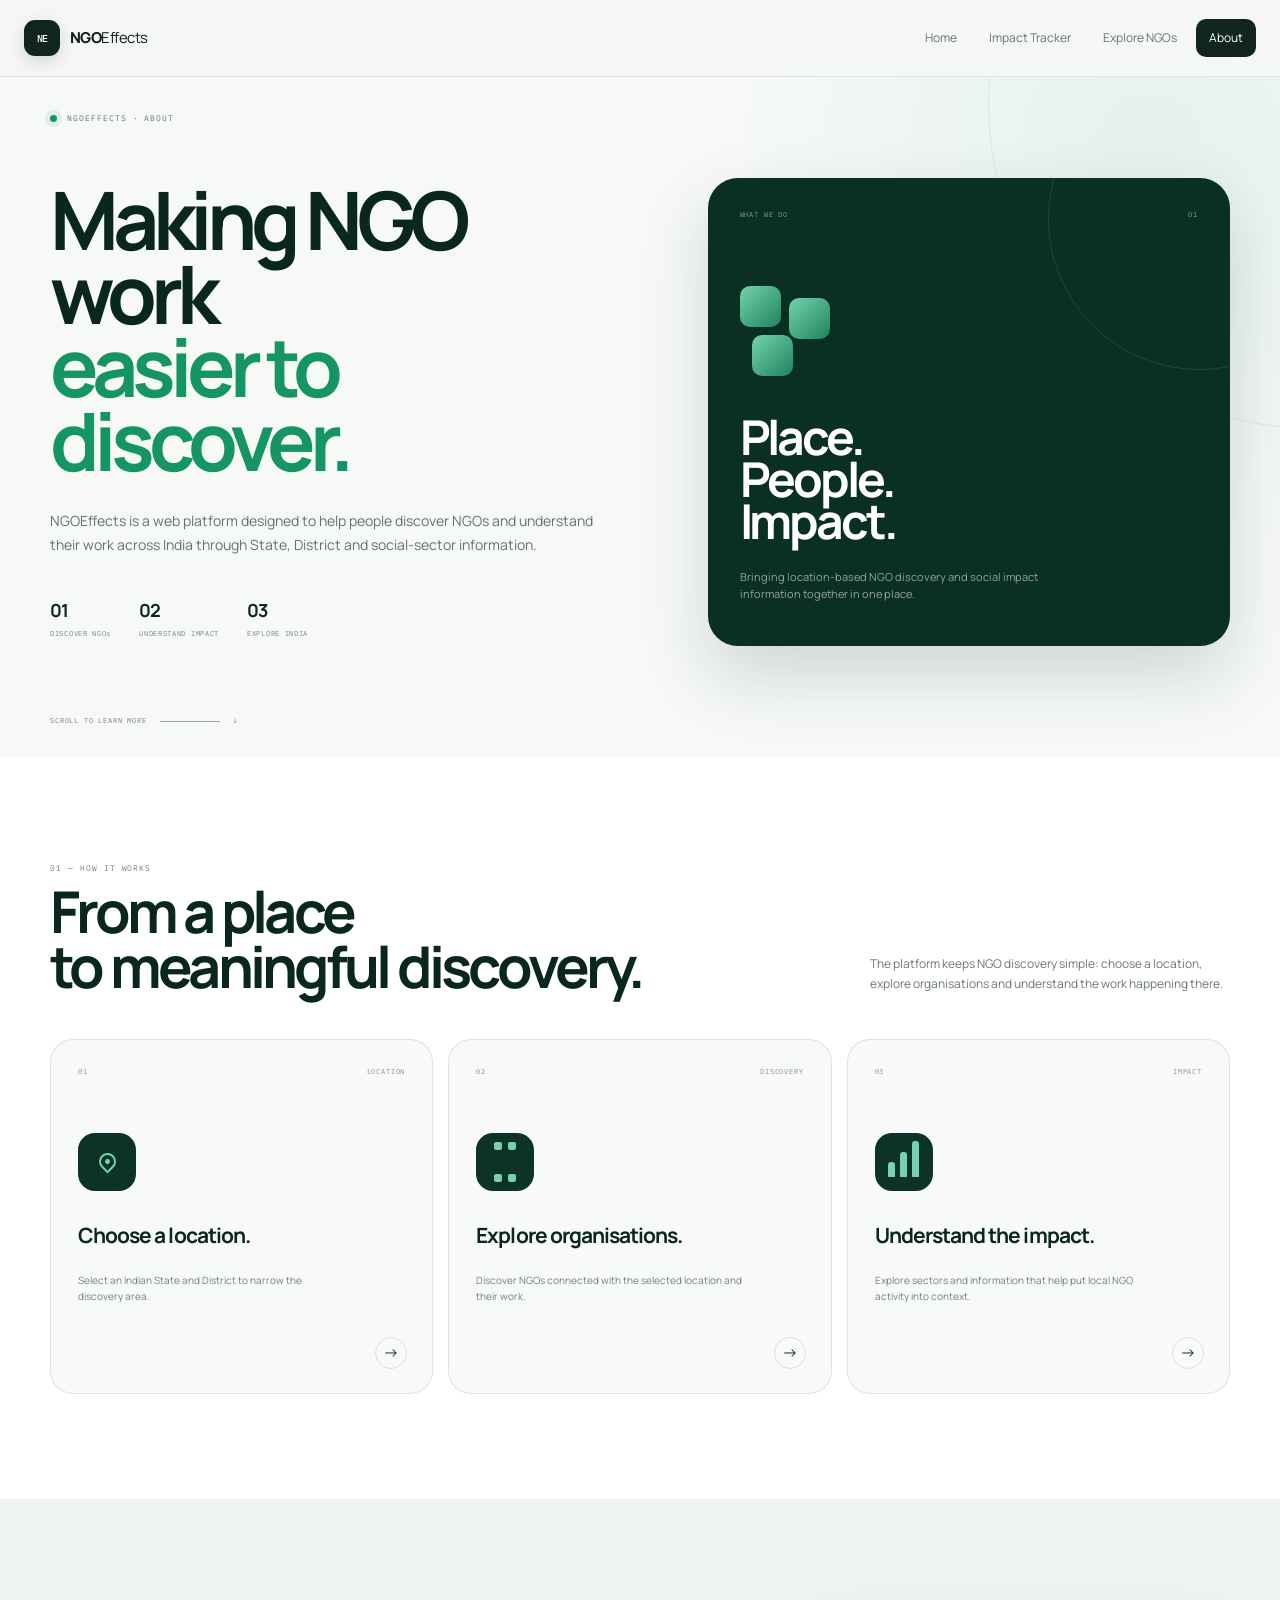
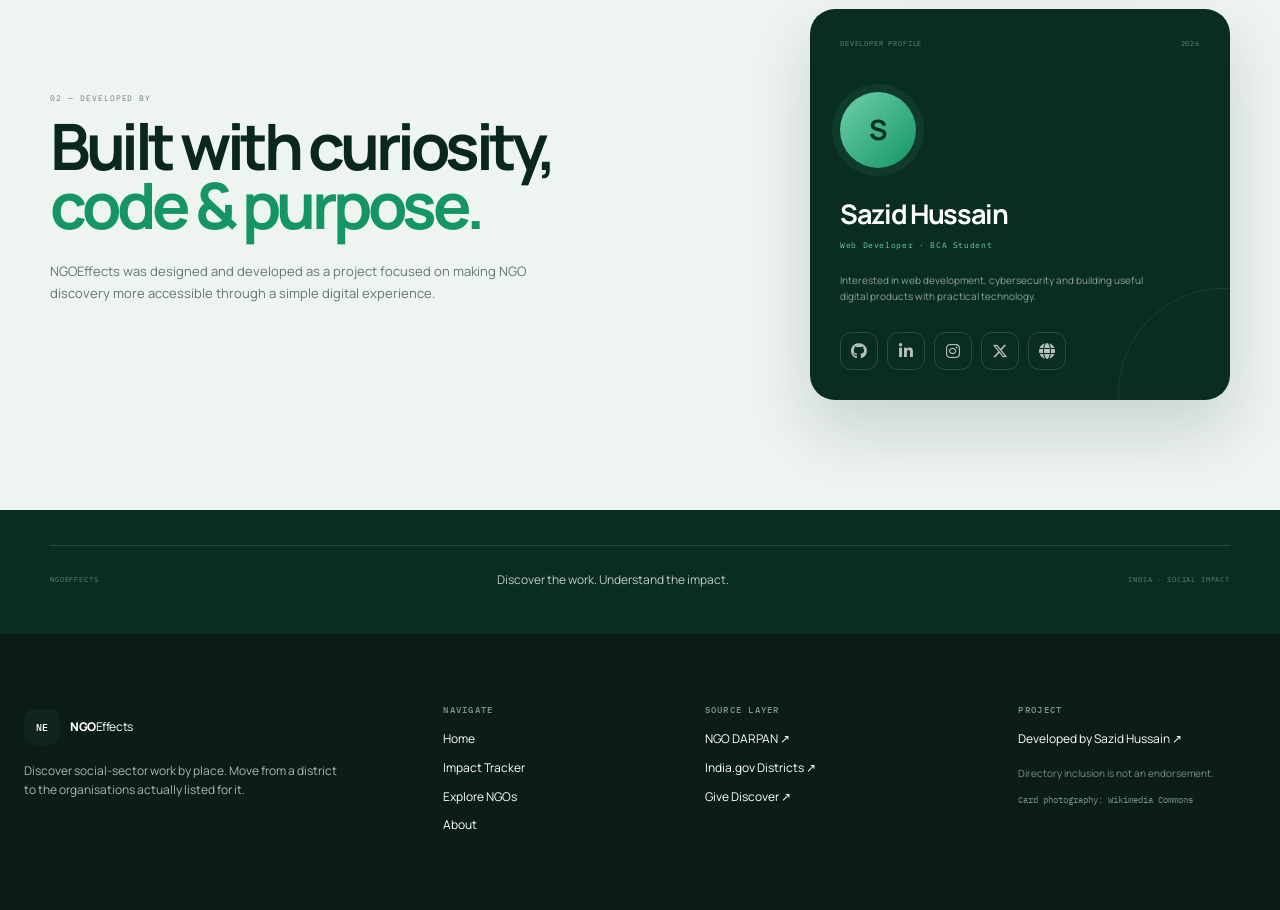
<file: NGOEffects-v6/about.html>
<!doctype html>
<html lang="en">
  <head>
    <meta charset="utf-8" />
    <meta name="viewport" content="width=device-width, initial-scale=1" />
    <meta
      name="description"
      content="Learn about NGOEffects, its purpose, data approach and developer."
    />
    <title>NGOEffects | About</title>
    <link rel="preconnect" href="https://fonts.googleapis.com" />
    <link rel="preconnect" href="https://fonts.gstatic.com" crossorigin />
    <link
      href="https://fonts.googleapis.com/css2?family=IBM+Plex+Mono:wght@400;500&family=Plus+Jakarta+Sans:wght@400;500;600;700;800&display=swap"
      rel="stylesheet"
    />
    <link rel="stylesheet" href="assets/css/style.css" />
    <link rel="stylesheet" href="assets/css/responsive.css" />
    <link
  rel="stylesheet"
  href="https://cdnjs.cloudflare.com/ajax/libs/font-awesome/6.5.2/css/all.min.css"
>
  </head>
  <body data-page="about">
    <div data-nav></div>
   <main class="about-page">

  <!-- =========================================
       ABOUT HERO
  ========================================== -->

  <section class="about-hero">

    <div class="about-shell">

      <div class="about-eyebrow">
        <span class="about-dot"></span>
        NGOEFFECTS · ABOUT
      </div>


      <div class="about-hero-grid">

        <div class="about-hero-content">

          <h1>
            Making NGO work
            <span>easier to discover.</span>
          </h1>

          <p>
            NGOEffects is a web platform designed to help people
            discover NGOs and understand their work across India
            through State, District and social-sector information.
          </p>


          <div class="about-hero-points">

            <div>
              <strong>01</strong>
              <span>DISCOVER NGOs</span>
            </div>

            <div>
              <strong>02</strong>
              <span>UNDERSTAND IMPACT</span>
            </div>

            <div>
              <strong>03</strong>
              <span>EXPLORE INDIA</span>
            </div>

          </div>

        </div>


        <div class="about-hero-card">

          <div class="about-card-top">
            <span>WHAT WE DO</span>
            <span>01</span>
          </div>


          <div class="about-card-icon">
            <span></span>
            <span></span>
            <span></span>
          </div>


          <h2>
            Place.
            <br>
            People.
            <br>
            Impact.
          </h2>


          <p>
            Bringing location-based NGO discovery
            and social impact information together
            in one place.
          </p>

        </div>

      </div>


      <div class="about-scroll">
        <span>SCROLL TO LEARN MORE</span>
        <div></div>
        <span>↓</span>
      </div>

    </div>

  </section>



  <!-- =========================================
       HOW IT WORKS
  ========================================== -->

  <section class="about-how">

    <div class="about-shell">

      <div class="about-section-heading">

        <div>

          <span class="about-label">
            01 — HOW IT WORKS
          </span>

          <h2>
            From a place
            <br>
            to meaningful discovery.
          </h2>

        </div>

        <p>
          The platform keeps NGO discovery simple:
          choose a location, explore organisations
          and understand the work happening there.
        </p>

      </div>


      <div class="about-process">


        <!-- STEP 01 -->

       <a href="index.html" class="about-process-card">

  <div class="process-top">
    <span>01</span>
    <span>LOCATION</span>
  </div>

  <div class="process-icon">
    <span class="process-pin"></span>
  </div>

  <h3>Choose a location.</h3>

  <p>
    Select an Indian State and District
    to narrow the discovery area.
  </p>

  <div class="process-arrow">→</div>

</a>

        <!-- STEP 02 -->

       <a href="ngos.html" class="about-process-card">

  <div class="process-top">
    <span>02</span>
    <span>DISCOVERY</span>
  </div>

  <div class="process-icon process-icon-grid">
    <span></span>
    <span></span>
    <span></span>
    <span></span>
  </div>

  <h3>Explore organisations.</h3>

  <p>
    Discover NGOs connected with the selected location
    and their work.
  </p>

  <div class="process-arrow">→</div>

</a>


        <!-- STEP 03 -->

       <a href="impact.html" class="about-process-card">

  <div class="process-top">
    <span>03</span>
    <span>IMPACT</span>
  </div>

  <div class="process-icon process-icon-chart">
    <span></span>
    <span></span>
    <span></span>
  </div>

  <h3>Understand the impact.</h3>

  <p>
    Explore sectors and information that help put
    local NGO activity into context.
  </p>

  <div class="process-arrow">→</div>

</a>
      </div>

    </div>

  </section>



  <!-- =========================================
       DEVELOPED BY
  ========================================== -->

  <section class="about-developer">

    <div class="about-shell">

      <div class="developer-wrapper">


        <div class="developer-intro">

          <span class="about-label">
            02 — DEVELOPED BY
          </span>

          <h2>
            Built with curiosity,
            <span>code & purpose.</span>
          </h2>

          <p>
            NGOEffects was designed and developed as a
            project focused on making NGO discovery more
            accessible through a simple digital experience.
          </p>

        </div>


        <div class="developer-card">

          <div class="developer-card-top">

            <span>
              DEVELOPER PROFILE
            </span>

            <span>
              2026
            </span>

          </div>


          <div class="developer-avatar">
            S
          </div>


          <h3>
            Sazid Hussain
          </h3>

          <p class="developer-role">
            Web Developer · BCA Student
          </p>


          <p class="developer-description">
            Interested in web development, cybersecurity
            and building useful digital products with
            practical technology.
          </p>


          <!-- SOCIAL LINKS -->

         <div class="developer-socials">

  <a href="https://github.com/Sazidxcode" target="_blank" aria-label="GitHub">
    <i class="fa-brands fa-github"></i>
  </a>

  <a href="https://www.linkedin.com/in/sazid-hussain-a26aa236a/" target="_blank" aria-label="LinkedIn">
    <i class="fa-brands fa-linkedin-in"></i>
  </a>

  <a href="https://www.instagram.com/mr_sazid_x1" target="_blank" aria-label="Instagram">
    <i class="fa-brands fa-instagram"></i>
  </a>

  <a href="https://www.instagram.com/mr_sazid_x1" target="_blank" aria-label="X">
    <i class="fa-brands fa-x-twitter"></i>
  </a>

  <a href="https://sazid.in/" target="_blank" aria-label="Portfolio">
    <i class="fa-solid fa-globe"></i>
  </a>

</div>

        </div>

      </div>

    </div>

  </section>



  <!-- =========================================
       FOOTER STATEMENT
  ========================================== -->

  <section class="about-closing">

    <div class="about-shell">

      <div class="closing-line"></div>

      <div class="closing-content">

        <span>
          NGOEFFECTS
        </span>

        <p>
          Discover the work.
          Understand the impact.
        </p>

        <span>
          INDIA · SOCIAL IMPACT
        </span>

      </div>

    </div>

  </section>

</main>
    <div data-footer></div>
    <script src="assets/js/data.js"></script>
    <script src="assets/js/main.js"></script>
  </body>
</html>
</file>
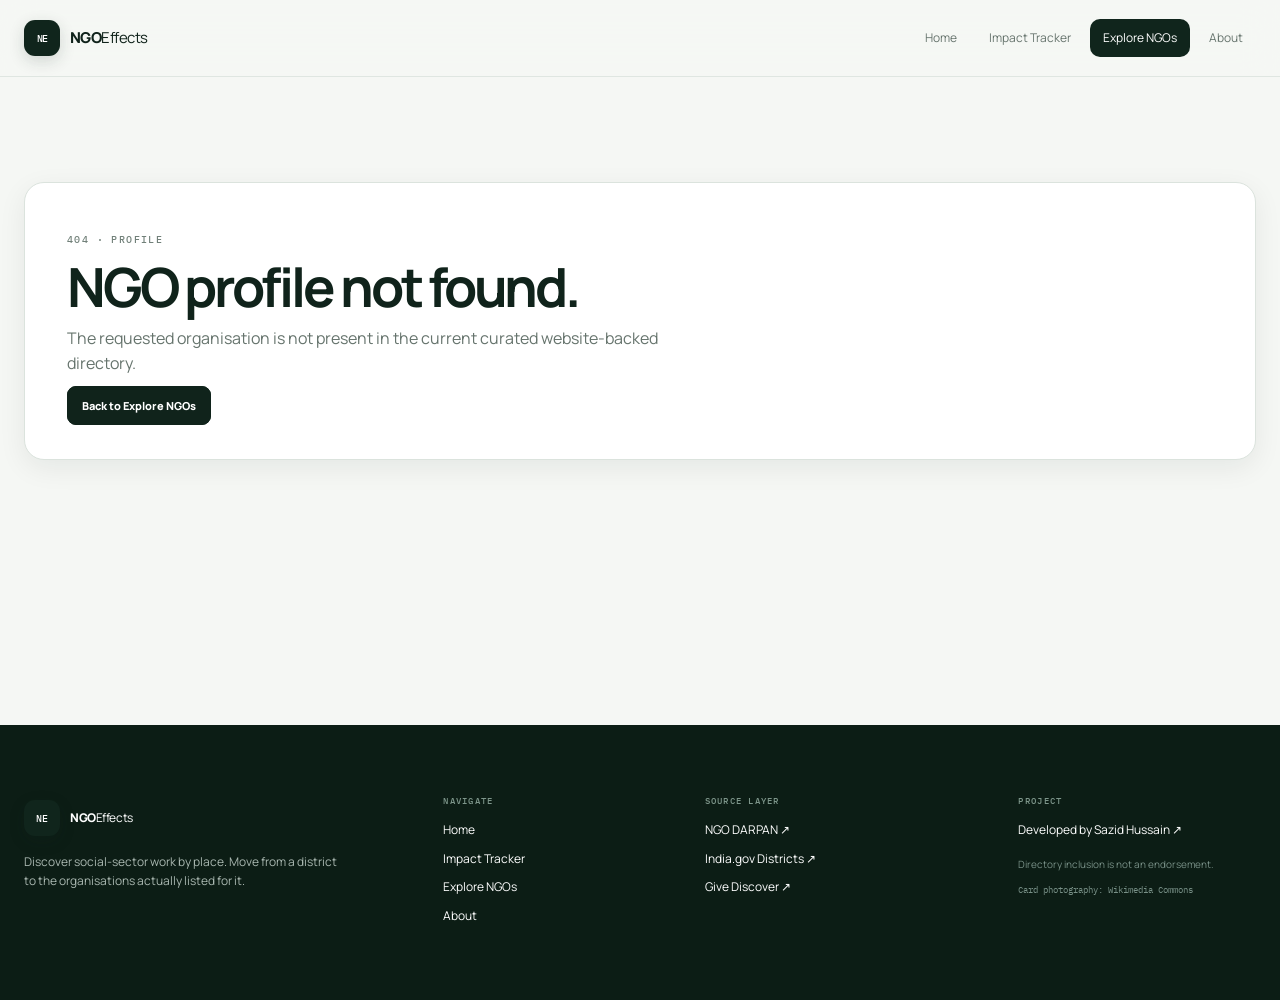
<file: NGOEffects-v6/ngo.html>
<!doctype html>
<html lang="en">
<head>
  <meta charset="utf-8">
  <meta name="viewport" content="width=device-width, initial-scale=1">
  <meta name="description" content="NGO profile on NGOEffects.">
  <title>NGO Profile | NGOEffects</title>
  <link rel="preconnect" href="https://fonts.googleapis.com"><link rel="preconnect" href="https://fonts.gstatic.com" crossorigin><link href="https://fonts.googleapis.com/css2?family=IBM+Plex+Mono:wght@400;500&family=Plus+Jakarta+Sans:wght@400;500;600;700;800&display=swap" rel="stylesheet"><link rel="stylesheet" href="assets/css/style.css">
  <link rel="stylesheet" href="assets/css/responsive.css">
</head>
<body data-page="ngos">
  <div data-nav></div>
  <main>
    <section class="section profile-page">
      <div class="shell">
        <div id="ngo-profile">
          <div class="loading-state">Loading NGO profile...</div>
        </div>
      </div>
    </section>
  </main>
  <div data-footer></div>
  <script src="assets/js/data.js"></script>
  <script src="assets/js/main.js"></script>
  <script src="assets/js/ngo.js"></script>
</body>
</html>
</file>
<file: assets/css/style.css>
@import url("https://fonts.googleapis.com/css2?family=IBM+Plex+Mono:wght@400;500&family=Manrope:wght@400;500;600;700;800&display=swap");

:root {
  --bg: #f5f7f4;
  --surface: #ffffff;
  --surface-2: #edf2ee;
  --ink: #10231b;
  --muted: #66746d;
  --line: #dbe3dd;
  --accent: #16865d;
  --accent-dark: #0d6d49;
  --dark: #10251c;
  --dark-2: #18362a;
  --mono: "IBM Plex Mono", monospace;
  --sans: "Manrope", sans-serif;
  --shadow: 0 20px 60px rgba(16, 35, 27, 0.08);
  --shadow-sm: 0 8px 28px rgba(16, 35, 27, 0.07);
}
* {
  box-sizing: border-box;
}
html {
  scroll-behavior: smooth;
}
body {
  margin: 0;
  background: var(--bg);
  color: var(--ink);
  font-family: var(--sans);
  line-height: 1.55;
}
a {
  color: inherit;
}
img {
  display: block;
  max-width: 100%;
}
.shell {
  width: min(1240px, calc(100% - 48px));
  margin: auto;
}
.site-header {
  position: sticky;
  top: 0;
  z-index: 50;
  background: rgba(245, 247, 244, 0.88);
  backdrop-filter: blur(18px);
  border-bottom: 1px solid rgba(219, 227, 221, 0.85);
}
.nav-inner {
  height: 76px;
  display: flex;
  align-items: center;
  justify-content: space-between;
}
.brand {
  display: flex;
  align-items: center;
  gap: 10px;
  text-decoration: none;
  font-size: 15px;
  letter-spacing: -0.035em;
}
.brand-mark {
  width: 36px;
  height: 36px;
  border-radius: 11px;
  background: var(--dark);
  color: #fff;
  display: grid;
  place-items: center;
  font: 500 10px var(--mono);
  box-shadow: 0 5px 16px rgba(16, 37, 28, 0.16);
}
.brand b {
  font-weight: 800;
}
.nav-menu {
  display: flex;
  gap: 6px;
  align-items: center;
}
.nav-menu a {
  font-size: 12px;
  text-decoration: none;
  color: var(--muted);
  padding: 10px 13px;
  border-radius: 10px;
  position: relative;
}
.nav-menu a:hover {
  background: var(--surface-2);
  color: var(--ink);
}
.nav-menu a.active {
  background: var(--dark);
  color: #fff;
}
.nav-toggle {
  display: none;
  border: 1px solid var(--line);
  background: var(--surface);
  border-radius: 10px;
  width: 42px;
  height: 42px;
}
.nav-toggle span {
  display: block;
  width: 20px;
  height: 2px;
  background: var(--ink);
  margin: 5px auto;
  border-radius: 4px;
}
.eyebrow {
  font: 500 10px var(--mono);
  text-transform: uppercase;
  letter-spacing: 0.14em;
  color: #718079;
}
.eyebrow-light {
  color: #91a69b;
}
/* =========================================================
   NGOEFFECTS — HERO V2
========================================================= */

.hero-v2 {

  position: relative;

  min-height: 720px;

  background:
    linear-gradient(
      135deg,
      #f5f8f5 0%,
      #edf3ef 100%
    );

  overflow: hidden;

  border-top: 1px solid rgba(12,45,34,.08);
  border-bottom: 1px solid rgba(12,45,34,.08);
}


/* subtle background geometry */

.hero-v2::before {

  content: "";

  position: absolute;

  width: 620px;
  height: 620px;

  right: -260px;
  top: -300px;

  border-radius: 50%;

  border: 1px solid rgba(16,91,66,.08);

  pointer-events: none;
}


.hero-v2::after {

  content: "";

  position: absolute;

  width: 400px;
  height: 400px;

  left: -260px;
  bottom: -280px;

  border-radius: 50%;

  border: 1px solid rgba(16,91,66,.06);

  pointer-events: none;
}


.hero-v2-shell {

  position: relative;

  z-index: 2;

  width: min(
    1380px,
    calc(100% - 64px)
  );

  min-height: 720px;

  margin: auto;

  display: flex;
  flex-direction: column;
}


/* =========================================================
   TOP
========================================================= */

.hero-v2-top {

  height: 82px;

  display: flex;

  justify-content: space-between;
  align-items: center;

  border-bottom: 1px solid
    rgba(12,45,34,.1);
}


.hero-brand {

  color: #0b261d;

  text-decoration: none;

  font-family:
    "Plus Jakarta Sans",
    sans-serif;

  font-size: 14px;

  font-weight: 800;

  letter-spacing: -.04em;
}


.hero-brand span {

  color: #159565;
}


.hero-meta {

  display: flex;

  align-items: center;

  gap: 12px;

  color: #60716a;

  font-family: var(--mono);

  font-size: 8px;

  letter-spacing: .13em;
}


.hero-meta-line {

  width: 42px;

  height: 1px;

  background: #8d9c96;
}


/* =========================================================
   GRID
========================================================= */

.hero-v2-grid {

  flex: 1;

  display: grid;

  grid-template-columns:
    minmax(0, 1.05fr)
    minmax(460px, .95fr);

  align-items: center;

  gap: 80px;

  padding: 65px 0 55px;
}


/* =========================================================
   LEFT
========================================================= */

.hero-v2-content {

  max-width: 690px;

  padding-left: 12px;
}


.hero-v2-eyebrow {

  display: flex;

  align-items: center;

  gap: 10px;

  margin-bottom: 27px;

  color: #60736b;

  font-family: var(--mono);

  font-size: 8px;

  letter-spacing: .13em;
}


.hero-status {

  width: 7px;
  height: 7px;

  border-radius: 50%;

  background: #159565;

  box-shadow:
    0 0 0 5px rgba(21,149,101,.1);
}


.hero-v2 h1 {

  max-width: 700px;

  margin: 0;

  color: #09261d;

  font-size:
    clamp(
      58px,
      6.3vw,
      94px
    );

  font-weight: 700;

  line-height: .91;

  letter-spacing: -.075em;
}


.hero-v2 h1 span {

  display: block;

  color: #159565;
}


.hero-v2-description {

  max-width: 560px;

  margin: 34px 0 30px;

  color: #5d7068;

  font-size: 15px;

  line-height: 1.7;

  letter-spacing: -.01em;
}


/* =========================================================
   BUTTONS
========================================================= */

.hero-v2-actions {

  display: flex;

  align-items: center;

  gap: 10px;
}


.hero-btn-primary,
.hero-btn-secondary {

  min-height: 49px;

  display: inline-flex;

  align-items: center;
  justify-content: center;

  text-decoration: none;

  border-radius: 8px;

  font-size: 11px;

  font-weight: 700;

  transition:
    transform .2s ease,
    box-shadow .2s ease,
    background .2s ease;
}


.hero-btn-primary {

  gap: 24px;

  padding: 0 15px 0 20px;

  background: #092d21;

  color: white;

  box-shadow:
    0 12px 28px rgba(9,45,33,.14);
}


.hero-btn-primary:hover {

  transform: translateY(-2px);

  box-shadow:
    0 17px 35px rgba(9,45,33,.2);
}


.hero-btn-arrow {

  width: 29px;
  height: 29px;

  display: flex;

  justify-content: center;
  align-items: center;

  border-radius: 50%;

  background: rgba(255,255,255,.12);

  font-size: 15px;
}


.hero-btn-secondary {

  padding: 0 20px;

  border: 1px solid
    rgba(9,45,33,.2);

  color: #163b2e;

  background: rgba(255,255,255,.35);
}


.hero-btn-secondary:hover {

  transform: translateY(-2px);

  background: white;
}


/* =========================================================
   STATS
========================================================= */

.hero-v2-stats {

  display: flex;

  align-items: center;

  gap: 20px;

  margin-top: 52px;
}


.hero-stat {

  display: flex;

  flex-direction: column;

  gap: 5px;
}


.hero-stat strong {

  color: #0b2d21;

  font-size: 24px;

  line-height: 1;

  letter-spacing: -.055em;
}


.hero-stat span {

  color: #718078;

  font-family: var(--mono);

  font-size: 7px;

  letter-spacing: .1em;
}


.hero-stat-divider {

  width: 1px;

  height: 31px;

  background:
    rgba(9,45,33,.14);
}


/* =========================================================
   RIGHT VISUAL
========================================================= */

.hero-v2-visual {

  position: relative;

  height: 510px;

  width: 100%;

  max-width: 560px;

  margin-left: auto;
}


/* MAIN PHOTO */

.hero-v2-image {

  position: absolute;

  inset:
    0
    0
    35px
    55px;

  overflow: hidden;

  border-radius: 28px;

  background: #ccd9d2;

  box-shadow:
    0 28px 70px
    rgba(10,45,33,.13);
}


.hero-v2-image img {

  width: 100%;
  height: 100%;

  display: block;

  object-fit: cover;

  object-position: center;

  transition:
    transform .8s
    cubic-bezier(.2,.7,.2,1);
}


.hero-v2-image:hover img {

  transform: scale(1.025);
}


.hero-v2-image-overlay {

  position: absolute;

  inset: 0;

  background:
    linear-gradient(
      180deg,
      rgba(5,25,19,0) 48%,
      rgba(5,25,19,.78) 100%
    );
}


.hero-v2-image-caption {

  position: absolute;

  left: 28px;
  bottom: 26px;

  color: white;
}


.hero-v2-image-caption span {

  display: block;

  margin-bottom: 8px;

  font-family: var(--mono);

  font-size: 7px;

  letter-spacing: .13em;

  color: rgba(255,255,255,.68);
}


.hero-v2-image-caption strong {

  display: block;

  max-width: 220px;

  font-size: 21px;

  line-height: 1.15;

  letter-spacing: -.035em;
}


/* =========================================================
   FLOATING INFO CARD
========================================================= */

.hero-v2-info {

  position: absolute;

  right: 0;
  bottom: 0;

  width: 220px;

  padding: 23px;

  border-radius: 19px;

  background: #0a2d21;

  color: white;

  box-shadow:
    0 22px 55px
    rgba(8,43,31,.24);

  z-index: 5;
}


.hero-v2-info-top {

  display: flex;

  justify-content: space-between;

  align-items: center;

  margin-bottom: 25px;

  color: rgba(255,255,255,.55);

  font-family: var(--mono);

  font-size: 7px;

  letter-spacing: .12em;
}


.hero-v2-number {

  display: flex;

  align-items: center;
  justify-content: center;

  width: 24px;
  height: 24px;

  border-radius: 50%;

  border: 1px solid
    rgba(255,255,255,.2);

  color: white;
}


.hero-v2-info-title {

  font-size: 27px;

  font-weight: 700;

  line-height: .95;

  letter-spacing: -.06em;
}


.hero-v2-info-title.muted {

  color: rgba(255,255,255,.28);
}


.hero-v2-info-footer {

  margin-top: 25px;

  padding-top: 14px;

  border-top: 1px solid
    rgba(255,255,255,.12);

  color: rgba(255,255,255,.58);

  font-size: 9px;

  line-height: 1.5;
}


/* =========================================================
   LOCATION LABEL
========================================================= */

.hero-v2-location {

  position: absolute;

  left: -20px;
  top: 55px;

  display: flex;

  align-items: center;

  gap: 10px;

  padding: 10px 13px;

  border: 1px solid
    rgba(9,45,33,.12);

  border-radius: 9px;

  background:
    rgba(255,255,255,.8);

  backdrop-filter: blur(10px);

  box-shadow:
    0 10px 30px
    rgba(9,45,33,.06);

  z-index: 7;
}


.location-pin {

  width: 8px;
  height: 8px;

  border-radius: 50%;

  background: #159565;

  box-shadow:
    0 0 0 5px rgba(21,149,101,.1);
}


.hero-v2-location div {

  display: flex;

  flex-direction: column;

  gap: 3px;
}


.hero-v2-location small {

  color: #7a8882;

  font-family: var(--mono);

  font-size: 6px;

  letter-spacing: .12em;
}


.hero-v2-location strong {

  color: #143b2d;

  font-family: var(--mono);

  font-size: 8px;

  letter-spacing: .1em;
}


/* =========================================================
   BOTTOM
========================================================= */

.hero-v2-bottom {

  height: 55px;

  display: flex;

  align-items: center;

  gap: 14px;

  color: #73817b;

  font-family: var(--mono);

  font-size: 7px;

  letter-spacing: .12em;
}


.hero-scroll-line {

  width: 70px;

  height: 1px;

  background: #9ba7a2;
}


/* =========================================================
   LARGE TABLET
========================================================= */

@media (max-width: 1100px) {

  .hero-v2-grid {

    grid-template-columns:
      minmax(0, 1fr)
      minmax(390px, .8fr);

    gap: 40px;
  }

  .hero-v2 h1 {

    font-size:
      clamp(
        54px,
        6vw,
        78px
      );
  }

  .hero-v2-visual {

    height: 470px;
  }

}


/* =========================================================
   TABLET / MOBILE
========================================================= */

@media (max-width: 800px) {

  .hero-v2 {

    min-height: auto;
  }


  .hero-v2-shell {

    width:
      min(
        100% - 32px,
        650px
      );

    min-height: auto;
  }


  .hero-v2-top {

    height: 68px;
  }


  .hero-meta {

    display: none;
  }


  .hero-v2-grid {

    grid-template-columns: 1fr;

    gap: 50px;

    padding:
      55px 0
      35px;
  }


  .hero-v2-content {

    padding-left: 0;
  }


  .hero-v2 h1 {

    max-width: 600px;

    font-size:
      clamp(
        50px,
        11vw,
        76px
      );
  }


  .hero-v2-description {

    max-width: 530px;
  }


  .hero-v2-visual {

    height: 460px;

    max-width: 570px;

    margin: 0;
  }


  .hero-v2-bottom {

    display: none;
  }

}


/* =========================================================
   MOBILE
========================================================= */

@media (max-width: 520px) {

  .hero-v2-shell {

    width:
      calc(100% - 28px);
  }


  .hero-v2-grid {

    padding-top: 42px;

    gap: 38px;
  }


  .hero-v2 h1 {

    font-size: 51px;

    line-height: .92;
  }


  .hero-v2-description {

    margin-top: 25px;

    font-size: 13px;
  }


  .hero-v2-actions {

    flex-wrap: wrap;
  }


  .hero-btn-primary,
  .hero-btn-secondary {

    min-height: 47px;
  }


  .hero-v2-stats {

    gap: 13px;

    margin-top: 37px;
  }


  .hero-stat strong {

    font-size: 19px;
  }


  .hero-stat span {

    font-size: 6px;
  }


  .hero-v2-visual {

    height: 400px;
  }


  .hero-v2-image {

    inset:
      0
      30px
      50px
      0;

    border-radius: 22px;
  }


  .hero-v2-info {

    width: 185px;

    padding: 18px;

    border-radius: 16px;
  }


  .hero-v2-info-title {

    font-size: 22px;
  }


  .hero-v2-location {

    left: -5px;

    top: 25px;
  }

}


/* =========================================================
   REDUCED MOTION
========================================================= */

@media (prefers-reduced-motion: reduce) {

  .hero-v2-image img,
  .hero-btn-primary,
  .hero-btn-secondary {

    transition: none;
  }

}
.overview-section {
  padding: 0 0 84px;
}
.overview-strip {
  display: grid;
  grid-template-columns: repeat(4, 1fr);
  background: var(--dark);
  color: #fff;
  border-radius: 20px;
  overflow: hidden;
  box-shadow: var(--shadow);
}
.overview-number {
  padding: 28px 26px;
  min-height: 148px;
  border-right: 1px solid #345044;
}
.overview-number:last-child {
  border: 0;
}
.overview-number span {
  font: 500 9px var(--mono);
  text-transform: uppercase;
  color: #a7b8af;
}
.overview-number strong {
  display: block;
  font-size: 46px;
  line-height: 1;
  letter-spacing: -0.07em;
  margin: 20px 0 8px;
}
.overview-number small {
  color: #b9c7c0;
  font-size: 11px;
}
.overview-accent {
  background: var(--accent);
}
.overview-accent span,
.overview-accent small {
  color: #dff4e9;
}
.section {
  padding: 105px 0;
}
.section-rule {
  border-top: 1px solid var(--line);
}
.split-intro,
.source-grid,
.about-grid,
.dark-grid {
  display: grid;
  grid-template-columns: 1fr 1fr;
  gap: 100px;
}
.section h2 {
  font-size: clamp(42px, 5vw, 72px);
  line-height: 0.94;
  letter-spacing: -0.07em;
  margin: 12px 0;
}
.section-copy {
  max-width: 620px;
  font-size: 16px;
  color: var(--muted);
}
.text-link {
  display: inline-block;
  margin-top: 15px;
  text-decoration: none;
  border-bottom: 1px solid var(--ink);
  font-size: 12px;
  font-weight: 800;
}
.text-link:hover {
  color: var(--accent);
  border-color: var(--accent);
}
.mini-rule {
  width: 110px;
  height: 7px;
  background: var(--accent);
  margin-top: 30px;
  border-radius: 99px;
}
.sectors-section {
  background: var(--surface-2);
}
.section-heading {
  display: flex;
  justify-content: space-between;
  align-items: end;
  gap: 70px;
}
.section-heading > div {
  max-width: 650px;
}
.section-heading p {
  max-width: 430px;
  color: var(--muted);
}
.sector-grid {
  display: grid;
  grid-template-columns: 1.35fr 0.82fr 0.82fr;
  gap: 16px;
  margin-top: 42px;
}
.sector-feature {
  position: relative;
  min-height: 350px;
  overflow: hidden;
  padding: 28px;
  background: var(--surface);
  border: 1px solid var(--line);
  border-radius: 22px;
  transition: 0.2s ease;
}
.sector-feature:hover {
  transform: translateY(-4px);
  box-shadow: var(--shadow-sm);
}
.sector-feature:first-child {
  background: var(--dark);
  color: #fff;
  border-color: var(--dark);
}
.sector-feature:nth-child(2) {
  background: #fff;
}
.sector-feature:nth-child(3) {
  background: #fff;
}
.sector-feature img {
  position: absolute;
  right: -20px;
  top: 20px;
  width: 65%;
  height: 170px;
  object-fit: contain;
  opacity: 0.88;
}
.sector-feature span {
  font: 500 10px var(--mono);
  opacity: 0.65;
}
.sector-feature h3 {
  position: absolute;
  left: 28px;
  bottom: 58px;
  font-size: 31px;
  letter-spacing: -0.06em;
  margin: 0;
}
.sector-feature p {
  position: absolute;
  left: 28px;
  bottom: 25px;
  margin: 0;
  font-size: 12px;
  max-width: 300px;
  color: inherit;
  opacity: 0.7;
}
.dark-section {
  background: var(--dark);
  color: #fff;
}
.dark-grid {
  align-items: start;
}
.dark-grid h2 {
  max-width: 700px;
}
.journey-list > div {
  display: grid;
  grid-template-columns: 45px 110px 1fr;
  border-top: 1px solid #385045;
  padding: 20px 0;
  gap: 15px;
}
.journey-list > div:last-child {
  border-bottom: 1px solid #385045;
}
.journey-list span {
  font: 10px var(--mono);
  color: #8da098;
}
.journey-list strong {
  font-size: 11px;
}
.journey-list p {
  margin: 0;
  color: #a9b7b0;
  font-size: 12px;
}
.source-section {
  padding-bottom: 125px;
}
.source-card {
  background: var(--surface);
  border: 1px solid var(--line);
  padding: 28px;
  border-radius: 18px;
  margin-top: 28px;
  max-width: 520px;
  box-shadow: var(--shadow-sm);
}
.source-card p {
  font-size: 12px;
  color: var(--muted);
}
.site-footer {
  background: #0c1d15;
  color: #fff;
  padding: 70px 0;
}
.footer-grid {
  display: grid;
  grid-template-columns: 1.4fr 0.8fr 1fr 0.9fr;
  gap: 50px;
}
.footer-main p {
  max-width: 320px;
  color: #a9b7b0;
  font-size: 12px;
}
.footer-label {
  font: 500 9px var(--mono);
  letter-spacing: 0.14em;
  text-transform: uppercase;
  color: #7e968b;
  margin-bottom: 10px;
}
.footer-grid > div {
  display: flex;
  flex-direction: column;
  align-items: flex-start;
}
.footer-grid a {
  font-size: 12px;
  text-decoration: none;
  margin: 5px 0;
}
.footer-grid a:hover {
  color: #a9e7c9;
}
.footer-grid small {
  font-size: 10px;
  color: #789087;
  margin-top: 12px;
}
.site-footer .brand {
  color: #fff;
}
.image-credit {
  font: 9px var(--mono);
  color: #789087;
  margin-top: 12px;
}
.page-hero {
  padding: 78px 0 64px;
  border-bottom: 1px solid var(--line);
  position: relative;
  overflow: hidden;
}
.page-hero:after {
  content: "";
  position: absolute;
  width: 420px;
  height: 420px;
  border-radius: 50%;
  background: rgba(22, 134, 93, 0.08);
  right: -140px;
  top: -220px;
  z-index: -1;
}
.page-hero-grid {
  display: grid;
  grid-template-columns: 1fr 190px;
  gap: 60px;
}
.page-hero h1 {
  font-size: clamp(56px, 7vw, 96px);
  line-height: 0.88;
  letter-spacing: -0.075em;
  margin: 16px 0 22px;
  max-width: 950px;
}
.page-hero p {
  max-width: 720px;
  color: var(--muted);
  font-size: 17px;
}
.page-hero-index {
  font: 10px/2 var(--mono);
  color: var(--muted);
  padding-top: 22px;
}
.page-hero-photo {
  margin-top: 35px;
  width: 100%;
  height: 280px;
  object-fit: cover;
  border-radius: 24px;
  box-shadow: var(--shadow);
}
.tracker-section,
.directory-section {
  padding-top: 55px;
}
.tracker-panel {
  background: var(--surface);
  border: 1px solid var(--line);
  border-radius: 22px;
  box-shadow: var(--shadow);
  padding: 32px;
}
.tracker-head {
  display: flex;
  justify-content: space-between;
  align-items: end;
  gap: 30px;
}
.tracker-head h2 {
  font-size: 38px;
  letter-spacing: -0.06em;
  margin: 10px 0 30px;
}
.tracker-status {
  font: 10px var(--mono);
  color: var(--accent);
  padding-bottom: 9px;
}
.field-grid {
  display: grid;
  grid-template-columns: 1fr 1fr;
  gap: 16px;
}
.field {
  background: var(--surface-2);
  border: 1px solid var(--line);
  padding: 15px 17px;
  border-radius: 14px;
}
.field label {
  display: block;
  font: 500 9px var(--mono);
  text-transform: uppercase;
  letter-spacing: 0.1em;
  margin-bottom: 6px;
  color: #607069;
}
.field select,
.field input {
  width: 100%;
  background: transparent;
  border: 0;
  border-bottom: 1px solid #aeb7b1;
  padding: 10px 0;
  font: 600 14px var(--sans);
  color: var(--ink);
  outline: none;
}
.field select:focus,
.field input:focus {
  border-bottom-color: var(--accent);
}
.helper {
  display: block;
  color: var(--muted);
  font-size: 9px;
  margin-top: 7px;
}
.tracker-results {
  padding-top: 75px;
}
.result-header {
  border-bottom: 1px solid var(--ink);
  padding-bottom: 22px;
  display: flex;
  justify-content: space-between;
}
.result-header h2 {
  font-size: 58px;
  line-height: 0.9;
  letter-spacing: -0.07em;
  margin: 10px 0;
}
.result-layout {
  display: grid;
  grid-template-columns: 1.35fr 0.65fr;
  gap: 34px;
  padding-top: 30px;
}
.subheading {
  display: flex;
  justify-content: space-between;
  align-items: center;
  border-bottom: 1px solid var(--line);
  padding-bottom: 11px;
}
.result-count {
  font: 10px var(--mono);
  color: var(--muted);
}
.ngo-list,
.ngo-grid {
  display: grid;
  grid-template-columns: repeat(2, 1fr);
  gap: 18px;
  margin-top: 18px;
}
.ngo-card {
  background: var(--surface);
  border: 1px solid var(--line);
  border-radius: 20px;
  overflow: hidden;
  display: flex;
  flex-direction: column;
  transition:
    transform 0.22s ease,
    box-shadow 0.22s ease;
}
.ngo-card:hover {
  transform: translateY(-6px);
  box-shadow: var(--shadow);
}
.ngo-card-image-wrap {
  position: relative;
  height: 190px;
  background: var(--surface-2);
  overflow: hidden;
}
.ngo-card-image {
  width: 100%;
  height: 100%;
  object-fit: cover;
  transition: transform 0.5s ease;
}
.ngo-card:hover .ngo-card-image {
  transform: scale(1.045);
}
.ngo-image-credit {
  position: absolute;
  left: 12px;
  bottom: 12px;
  background: rgba(12, 29, 21, 0.75);
  backdrop-filter: blur(8px);
  color: #fff;
  border: 1px solid rgba(255, 255, 255, 0.18);
  padding: 5px 8px;
  border-radius: 7px;
  font: 8px var(--mono);
}
.ngo-card-body {
  padding: 21px;
  display: flex;
  flex-direction: column;
  min-height: 285px;
  flex: 1;
}
.ngo-card-top {
  display: flex;
  justify-content: space-between;
  gap: 10px;
  font: 9px var(--mono);
  text-transform: uppercase;
  color: var(--muted);
}
.badge {
  color: var(--accent);
  font-weight: 500;
}
.ngo-card h3 {
  font-size: 25px;
  line-height: 1.03;
  letter-spacing: -0.05em;
  margin: 20px 0 10px;
}
.ngo-card p {
  font-size: 12px;
  color: var(--muted);
  max-width: 440px;
}
.tags {
  display: flex;
  flex-wrap: wrap;
  gap: 6px;
  margin: 13px 0;
}
.tags span {
  font: 9px var(--mono);
  padding: 6px 8px;
  border: 1px solid var(--line);
  border-radius: 99px;
  background: var(--surface-2);
  color: #637068;
}
.ngo-location {
  margin-top: auto;
  color: var(--muted);
  font-size: 10px;
}
.ngo-actions {
  display: flex;
  justify-content: space-between;
  align-items: center;
  border-top: 1px solid var(--line);
  padding-top: 13px;
  margin-top: 14px;
}
.visit-link {
  text-decoration: none;
  font-size: 11px;
  font-weight: 800;
}
.visit-link:hover {
  color: var(--accent);
}
.ngo-primary {
  display: flex;
  gap: 6px;
}
.ngo-primary a {
  background: var(--dark);
  color: #fff;
  text-decoration: none;
  padding: 9px 11px;
  font-size: 10px;
  border-radius: 8px;
}
.ngo-primary a:hover {
  background: var(--accent);
}
.ngo-primary a:last-child {
  background: transparent;
  color: var(--ink);
  border: 1px solid var(--line);
}
.impact-kpis {
  display: grid;
  grid-template-columns: repeat(3, 1fr);
  background: var(--dark);
  color: #fff;
  border-radius: 16px;
  overflow: hidden;
}
.impact-kpis div {
  padding: 22px;
  border-right: 1px solid #355044;
}
.impact-kpis div:last-child {
  border-right: 0;
}
.impact-kpis b {
  display: block;
  font-size: 34px;
  letter-spacing: -0.05em;
}
.impact-kpis span {
  font-size: 9px;
  color: #afc0b7;
}
.impact-panel {
  background: var(--surface);
  border: 1px solid var(--line);
  padding: 25px;
  margin-top: 14px;
  border-radius: 16px;
}
.impact-panel h3 {
  font-size: 27px;
  letter-spacing: -0.05em;
  margin: 8px 0;
}
.impact-panel p {
  font-size: 11px;
  color: var(--muted);
}
.bar-row {
  margin: 18px 0;
}
.bar-row > div:first-child {
  display: flex;
  justify-content: space-between;
  font: 10px var(--mono);
}
.bar-track {
  height: 8px;
  background: #dfe7e1;
  margin-top: 7px;
  border-radius: 20px;
  overflow: hidden;
}
.bar-track i {
  display: block;
  height: 100%;
  background: var(--accent);
  border-radius: 20px;
}
.fallback-notice {
  padding: 16px 18px;
  background: #e3f2ea;
  border: 1px solid #b9ddc9;
  border-left: 4px solid var(--accent);
  margin: 14px 0;
  border-radius: 10px;
  font-size: 10px;
}
.source-note {
  border: 1px solid var(--line);
  background: var(--surface-2);
  border-radius: 14px;
  margin-top: 14px;
  padding: 18px;
}
.source-note > b {
  display: block;
  margin: 7px 0;
}
.source-note p {
  font-size: 10px;
  color: var(--muted);
}
.empty-state {
  grid-column: 1/-1;
  background: var(--surface);
  border: 1px solid var(--line);
  padding: 42px;
  border-radius: 20px;
  box-shadow: var(--shadow-sm);
}
.empty-state h1 {
  font-size: 54px;
  line-height: 0.9;
  letter-spacing: -0.06em;
  margin: 12px 0;
}
.empty-state p {
  max-width: 620px;
  color: var(--muted);
}
.empty-actions {
  display: flex;
  gap: 8px;
  flex-wrap: wrap;
  margin-top: 20px;
}
.action-dark,
.action-outline {
  padding: 11px 14px;
  text-decoration: none;
  font-size: 11px;
  font-weight: 800;
  border: 1px solid var(--ink);
  border-radius: 9px;
}
.action-dark {
  background: var(--ink);
  color: #fff;
}
.action-dark:hover {
  background: var(--accent-dark);
  border-color: var(--accent-dark);
}
.action-outline {
  background: var(--surface);
}
.directory-toolbar {
  display: grid;
  grid-template-columns: 1fr 1fr;
  gap: 14px;
  background: var(--dark);
  padding: 18px;
  border-radius: 20px;
  box-shadow: var(--shadow);
}
.directory-toolbar .field {
  background: #fff;
  border: 0;
}
.directory-toolbar .field label {
  color: #64736b;
}
.directory-heading {
  display: flex;
  justify-content: space-between;
  align-items: end;
  margin: 50px 0 18px;
}
.directory-heading h2 {
  font-size: 46px;
  line-height: 0.95;
  letter-spacing: -0.06em;
  margin: 8px 0;
}
.directory-heading .count {
  font: 10px var(--mono);
  color: var(--muted);
}
.profile-page {
  min-height: 72vh;
}
.profile-header {
  padding: 65px 0 45px;
  border-bottom: 1px solid var(--ink);
}
.profile-topline {
  display: flex;
  justify-content: space-between;
  align-items: center;
  font: 10px var(--mono);
  color: var(--muted);
}
.profile-header h1 {
  font-size: clamp(58px, 7vw, 105px);
  line-height: 0.86;
  letter-spacing: -0.075em;
  margin: 17px 0 24px;
  max-width: 1050px;
}
.profile-header p {
  font-size: 18px;
  color: var(--muted);
  max-width: 720px;
}
.profile-meta {
  display: flex;
  gap: 35px;
  margin-top: 25px;
  font: 10px var(--mono);
  color: var(--muted);
}
.profile-body {
  display: grid;
  grid-template-columns: 1fr 0.6fr;
  gap: 70px;
  padding: 45px 0;
}
.profile-actions {
  display: flex;
  gap: 8px;
  justify-content: flex-end;
  align-items: start;
}
.profile-photo {
  width: 100%;
  height: 330px;
  object-fit: cover;
  border-radius: 24px;
  box-shadow: var(--shadow);
}
.data-principles {
  margin-top: 25px;
  border-top: 1px solid var(--line);
}
.data-principles > div {
  display: grid;
  grid-template-columns: 45px 1fr;
  padding: 16px 0;
  border-bottom: 1px solid var(--line);
  font-size: 12px;
}
.developer-grid {
  display: grid;
  grid-template-columns: 1fr 0.8fr;
  gap: 80px;
}
.dark-copy {
  color: #afbeb6;
  max-width: 520px;
}
.developer-links {
  display: flex;
  flex-direction: column;
}
.developer-links a {
  display: flex;
  justify-content: space-between;
  padding: 17px 0;
  border-top: 1px solid #3a5045;
  text-decoration: none;
  font-weight: 700;
}
.developer-links span {
  font: 9px var(--mono);
  color: #7d9589;
}
.loading-state {
  padding: 40px;
  border: 1px solid var(--line);
  background: var(--surface);
  border-radius: 20px;
}
@media (max-width: 900px) {
  .shell {
    width: calc(100% - 36px);
  }
  .hero-grid,
  .split-intro,
  .source-grid,
  .about-grid,
  .dark-grid,
  .result-layout,
  .profile-body,
  .developer-grid {
    grid-template-columns: 1fr;
    gap: 40px;
  }
  .hero {
    padding: 65px 0;
  }
  .hero-visual {
    min-height: 480px;
  }
  .hero-photo {
    width: 80%;
    height: 390px;
  }
  .hero-photo-overlay {
    width: 56%;
    height: 210px;
  }
  .hero-caption {
    top: 420px;
  }
  .section-heading {
    display: block;
  }
  .section-heading p {
    margin-top: 25px;
  }
  .sector-grid {
    grid-template-columns: 1fr 1fr;
  }
  .footer-grid {
    grid-template-columns: 1fr 1fr;
  }
  .ngo-list,
  .ngo-grid {
    grid-template-columns: 1fr;
  }
  .result-header h2 {
    font-size: 48px;
  }
}
@media (max-width: 620px) {
  .shell {
    width: calc(100% - 26px);
  }
  .nav-toggle {
    display: block;
  }
  .nav-menu {
    display: none;
    position: absolute;
    top: 76px;
    left: 13px;
    right: 13px;
    background: var(--surface);
    border: 1px solid var(--line);
    padding: 8px;
    flex-direction: column;
    gap: 0;
    box-shadow: var(--shadow);
    border-radius: 14px;
  }
  .nav-menu.open {
    display: flex;
  }
  .nav-menu a {
    padding: 13px;
    width: 100%;
  }
  .hero h1,
  .page-hero h1 {
    font-size: 50px;
  }
  .hero-actions {
    flex-direction: column;
  }
  .button {
    width: 100%;
  }
  .hero-visual {
    min-height: 420px;
  }
  .hero-photo {
    height: 310px;
    width: 88%;
  }
  .hero-photo-overlay {
    height: 170px;
    width: 62%;
    bottom: 28px;
  }
  .hero-sticker {
    width: 90px;
    height: 90px;
    font-size: 8px;
  }
  .hero-caption {
    top: 345px;
  }
  .overview-strip,
  .field-grid,
  .sector-grid,
  .footer-grid,
  .impact-kpis {
    grid-template-columns: 1fr;
  }
  .overview-number,
  .impact-kpis div {
    border-right: 0;
    border-bottom: 1px solid #355044;
  }
  .overview-number:last-child,
  .impact-kpis div:last-child {
    border-bottom: 0;
  }
  .tracker-head,
  .directory-heading {
    display: block;
  }
  .tracker-status {
    display: block;
    margin-top: 12px;
  }
  .page-hero-grid {
    grid-template-columns: 1fr;
  }
  .page-hero-index {
    display: none;
  }
  .page-hero-photo {
    height: 190px;
  }
  .profile-topline,
  .profile-meta {
    display: block;
  }
  .profile-meta span {
    display: block;
    margin-top: 8px;
  }
  .profile-actions {
    justify-content: flex-start;
    flex-direction: column;
  }
  .profile-actions a {
    width: 100%;
  }
  .empty-state h1 {
    font-size: 43px;
  }
  .section {
    padding: 72px 0;
  }
  .ngo-card-image-wrap {
    height: 210px;
  }
}
@media (prefers-reduced-motion: reduce) {
  html {
    scroll-behavior: auto;
  }
  .ngo-card,
  .ngo-card-image,
  .sector-feature,
  .button {
    transition: none;
  }
  .ngo-card:hover,
  .sector-feature:hover,
  .button:hover {
    transform: none;
  }
}

/* =========================================
   IMPACT OVERVIEW
========================================= */

.impact-overview {
  margin-top: 80px;
}

.impact-overview-header {
  display: flex;
  justify-content: space-between;
  align-items: flex-end;
  gap: 40px;
  margin-bottom: 32px;
}

.impact-overview-header h2 {
  margin: 10px 0 0;
  font-size: clamp(32px, 4vw, 56px);
  line-height: .98;
  letter-spacing: -.055em;
}

.impact-source {
  display: flex;
  align-items: center;
  gap: 9px;

  font-family: var(--mono);
  font-size: 10px;
  text-transform: uppercase;
  letter-spacing: .08em;
  white-space: nowrap;
}

.source-dot {
  width: 7px;
  height: 7px;
  border-radius: 50%;
  background: #143b2e;
}


/* =========================================
   MAIN IMPACT CARD
========================================= */

.impact-main-card {
  min-height: 320px;

  display: grid;
  grid-template-columns: 1fr 360px;

  align-items: center;

  padding: 48px;

  border-radius: 28px;

  background: #0c2920;
  color: white;

  overflow: hidden;
  position: relative;
}

.impact-main-card::before {
  content: "";

  position: absolute;

  width: 380px;
  height: 380px;

  right: -120px;
  top: -130px;

  border-radius: 50%;

  border: 1px solid rgba(255,255,255,.12);
}

.impact-main-copy {
  position: relative;
  z-index: 2;
}

.impact-main-copy .eyebrow {
  color: rgba(255,255,255,.55);
}

.impact-big-number {
  margin-top: 12px;

  font-size: clamp(72px, 9vw, 120px);
  line-height: .85;

  font-weight: 700;
  letter-spacing: -.08em;
}

.impact-big-number span {
  font-size: .4em;
  letter-spacing: -.03em;
}

.impact-main-copy h3 {
  margin: 24px 0 8px;

  font-size: 25px;
  letter-spacing: -.035em;
}

.impact-main-copy p {
  max-width: 540px;

  margin: 0;

  color: rgba(255,255,255,.65);

  font-size: 13px;
  line-height: 1.7;
}


/* =========================================
   DONUT
========================================= */

.impact-donut-wrap {
  display: flex;
  justify-content: center;
  align-items: center;
}

.impact-donut {

  width: 230px;
  height: 230px;

  border-radius: 50%;

  background:
    conic-gradient(
      #c5e8d7 0 30%,
      #8bcdb0 30% 60%,
      #5fae8b 60% 80%,
      #3c8065 80% 90%,
      #245b47 90% 100%
    );

  display: flex;
  justify-content: center;
  align-items: center;

  position: relative;
}

.impact-donut::after {
  content: "";

  position: absolute;

  width: 148px;
  height: 148px;

  border-radius: 50%;

  background: #0c2920;
}

.impact-donut-center {
  position: relative;
  z-index: 2;

  display: flex;
  flex-direction: column;

  align-items: center;
  text-align: center;
}

.impact-donut-center strong {
  font-size: 22px;
  letter-spacing: -.03em;
}

.impact-donut-center span {
  margin-top: 5px;

  font-family: var(--mono);
  font-size: 8px;
  letter-spacing: .1em;

  color: rgba(255,255,255,.55);
}


/* =========================================
   SECTOR GRID
========================================= */

/* =========================================================
   IMPACT LANDSCAPE — REDESIGNED
========================================================= */

.impact-landscape {
  margin-top: 82px;
}


/* =========================================================
   HEADER
========================================================= */

.impact-landscape-header {

  display: flex;

  align-items: flex-end;
  justify-content: space-between;

  gap: 40px;

  margin-bottom: 30px;
}

.impact-landscape-header h2 {

  margin: 10px 0 0;

  max-width: 720px;

  color: #0b291f;

  font-size:
    clamp(38px, 4.5vw, 64px);

  line-height: .96;

  letter-spacing: -.065em;
}

.impact-research-label {

  display: flex;

  align-items: center;

  gap: 9px;

  padding-bottom: 7px;

  white-space: nowrap;

  color: #687971;

  font-family: var(--mono);

  font-size: 8px;

  letter-spacing: .1em;

  text-transform: uppercase;
}

.impact-research-label span {

  width: 7px;
  height: 7px;

  border-radius: 50%;

  background: #168f64;

  box-shadow:
    0 0 0 5px rgba(22,143,100,.09);
}


/* =========================================================
   MAIN PANEL
========================================================= */

.impact-landscape-panel {

  min-height: 390px;

  display: grid;

  grid-template-columns:
    1.15fr
    .85fr;

  overflow: hidden;

  border-radius: 30px;

  background:
    linear-gradient(
      125deg,
      #092c21 0%,
      #0c3528 100%
    );

  color: white;

  position: relative;
}

.impact-landscape-panel::before {

  content: "";

  position: absolute;

  width: 600px;
  height: 600px;

  right: -230px;
  top: -290px;

  border-radius: 50%;

  border: 1px solid
    rgba(255,255,255,.08);

  pointer-events: none;
}

.impact-landscape-panel::after {

  content: "";

  position: absolute;

  width: 350px;
  height: 350px;

  left: 35%;
  bottom: -280px;

  border-radius: 50%;

  border: 1px solid
    rgba(255,255,255,.05);

  pointer-events: none;
}


/* =========================================================
   SUMMARY
========================================================= */

.impact-summary {

  position: relative;

  z-index: 2;

  padding: 53px 55px;
}

.impact-summary-label {

  display: block;

  color: rgba(255,255,255,.48);

  font-family: var(--mono);

  font-size: 8px;

  letter-spacing: .13em;
}

.impact-total {

  margin-top: 14px;

  font-size:
    clamp(75px, 9vw, 125px);

  font-weight: 700;

  line-height: .82;

  letter-spacing: -.085em;
}

.impact-total span {

  font-size: .4em;

  letter-spacing: -.04em;
}

.impact-summary h3 {

  margin: 28px 0 9px;

  font-size: 25px;

  line-height: 1.05;

  letter-spacing: -.04em;
}

.impact-summary > p {

  max-width: 520px;

  margin: 0;

  color: rgba(255,255,255,.58);

  font-size: 11px;

  line-height: 1.65;
}


/* bottom line */

.impact-total-line {

  width: 100%;

  height: 1px;

  margin-top: 35px;

  background:
    rgba(255,255,255,.12);
}

.impact-total-line span {

  display: block;

  width: 30%;

  height: 1px;

  background: #72cfa9;
}


/* metadata */

.impact-total-meta {

  display: flex;

  gap: 45px;

  margin-top: 17px;
}

.impact-total-meta div {

  display: flex;

  flex-direction: column;

  gap: 4px;
}

.impact-total-meta strong {

  font-size: 16px;

  font-weight: 500;
}

.impact-total-meta span {

  color: rgba(255,255,255,.4);

  font-family: var(--mono);

  font-size: 7px;

  letter-spacing: .1em;
}


/* =========================================================
   VISUAL
========================================================= */

.impact-visual {

  position: relative;

  z-index: 2;

  display: flex;

  align-items: center;
  justify-content: center;

  padding: 45px;
}

.impact-ring {

  width: 245px;
  height: 245px;

  display: flex;

  align-items: center;
  justify-content: center;

  border-radius: 50%;

  background:
    conic-gradient(
      #c8e9dc 0 30%,
      #8bceb0 30% 60%,
      #59ad89 60% 80%,
      #398264 80% 90%,
      #205c47 90% 100%
    );

  box-shadow:
    0 20px 70px rgba(0,0,0,.15);
}

.impact-ring::before {

  content: "";

  position: absolute;

  width: 245px;
  height: 245px;

  border-radius: 50%;

  border: 1px solid
    rgba(255,255,255,.15);
}

.impact-ring-inner {

  width: 158px;
  height: 158px;

  display: flex;

  flex-direction: column;

  align-items: center;
  justify-content: center;

  border-radius: 50%;

  background: #0b3024;

  box-shadow:
    inset 0 0 0 1px
    rgba(255,255,255,.06);
}

.impact-ring-inner strong {

  font-size: 22px;

  letter-spacing: -.04em;
}

.impact-ring-inner span {

  margin-top: 5px;

  color: rgba(255,255,255,.42);

  font-family: var(--mono);

  font-size: 6px;

  letter-spacing: .13em;
}

.impact-ring-caption {

  position: absolute;

  right: 35px;
  bottom: 40px;

  display: flex;

  flex-direction: column;

  text-align: right;

  gap: 4px;
}

.impact-ring-caption span {

  color: rgba(255,255,255,.4);

  font-family: var(--mono);

  font-size: 6px;

  letter-spacing: .12em;
}

.impact-ring-caption strong {

  color: rgba(255,255,255,.8);

  font-size: 10px;

  font-weight: 500;
}


/* =========================================================
   SECTOR BREAKDOWN
========================================================= */

.sector-breakdown {

  margin-top: 18px;

  border:
    1px solid rgba(12,45,34,.11);

  border-radius: 25px;

  background:
    rgba(255,255,255,.52);

  overflow: hidden;
}


/* heading */

.sector-breakdown-head {

  display: flex;

  justify-content: space-between;

  align-items: flex-end;

  padding: 30px 32px 25px;

  border-bottom:
    1px solid rgba(12,45,34,.09);
}

.sector-breakdown-head h3 {

  margin: 8px 0 0;

  font-size: 24px;

  line-height: 1;

  letter-spacing: -.045em;
}

.sector-unit {

  color: #8a9792;

  font-family: var(--mono);

  font-size: 7px;

  letter-spacing: .1em;
}


/* =========================================================
   SECTOR ROW
========================================================= */

.sector-row {

  display: grid;

  grid-template-columns:
    55px
    minmax(0, 1fr)
    100px;

  gap: 20px;

  align-items: center;

  padding: 25px 32px;

  border-bottom:
    1px solid rgba(12,45,34,.08);

  transition:
    background .2s ease,
    padding .2s ease;
}

.sector-row:last-child {

  border-bottom: none;
}

.sector-row:hover {

  background: #f4f8f5;

  padding-left: 38px;
}


/* number */

.sector-row-number {

  align-self: start;

  padding-top: 4px;

  color: #8b9994;

  font-family: var(--mono);

  font-size: 8px;

  letter-spacing: .1em;
}


/* title */

.sector-row-title {

  display: flex;

  justify-content: space-between;

  align-items: center;

  gap: 20px;

  margin-bottom: 10px;
}

.sector-row-title h4 {

  margin: 0;

  color: #0c2b21;

  font-size: 19px;

  font-weight: 600;

  letter-spacing: -.035em;
}

.sector-row-title span {

  color: #0b6d4b;

  font-family: var(--mono);

  font-size: 13px;

  font-weight: 500;
}


/* bar */

.sector-track {

  width: 100%;

  height: 8px;

  overflow: hidden;

  border-radius: 99px;

  background: #dce7e2;
}

.sector-progress {

  width: var(--sector-width);

  height: 100%;

  border-radius: inherit;

  background:
    linear-gradient(
      90deg,
      #0d4a37,
      #2d9b72
    );

  animation:
    sectorLoad .8s ease both;
}


/* description */

.sector-row-main p {

  max-width: 650px;

  margin: 9px 0 0;

  color: #77857f;

  font-size: 10px;

  line-height: 1.45;
}


/* tag */

.sector-row-tag {

  justify-self: end;

  padding: 8px 11px;

  border:
    1px solid rgba(12,45,34,.12);

  border-radius: 99px;

  color: #64746d;

  font-family: var(--mono);

  font-size: 6px;

  letter-spacing: .1em;

  white-space: nowrap;
}


/* =========================================================
   METHODOLOGY
========================================================= */

.impact-methodology {

  display: flex;

  align-items: flex-start;

  gap: 14px;

  margin-top: 15px;

  padding: 17px 20px;

  border-radius: 14px;

  background: #e9f0ec;

  border:
    1px solid rgba(12,45,34,.08);
}

.methodology-icon {

  flex: 0 0 25px;

  width: 25px;
  height: 25px;

  display: flex;

  align-items: center;
  justify-content: center;

  border-radius: 50%;

  background: #0d3829;

  color: white;

  font-family: Georgia, serif;

  font-style: italic;
}

.impact-methodology strong {

  display: block;

  margin-bottom: 4px;

  color: #183d30;

  font-size: 11px;
}

.impact-methodology p {

  margin: 0;

  color: #697a73;

  font-size: 9px;

  line-height: 1.55;
}


/* =========================================================
   ANIMATION
========================================================= */

@keyframes sectorLoad {

  from {
    width: 0;
  }

  to {
    width: var(--sector-width);
  }

}


/* =========================================================
   RESPONSIVE
========================================================= */

@media (max-width: 850px) {

  .impact-landscape-panel {

    grid-template-columns: 1fr;
  }

  .impact-visual {

    min-height: 320px;

    padding-top: 0;
  }

  .impact-ring-caption {

    right: 25px;
    bottom: 25px;
  }

  .sector-row {

    grid-template-columns:
      40px
      minmax(0, 1fr)
      80px;

    gap: 12px;

    padding:
      22px 20px;
  }

}


@media (max-width: 600px) {

  .impact-landscape {

    margin-top: 55px;
  }

  .impact-landscape-header {

    flex-direction: column;

    align-items: flex-start;

    gap: 18px;
  }

  .impact-landscape-header h2 {

    font-size: 40px;
  }

  .impact-summary {

    padding: 38px 25px;
  }

  .impact-total {

    font-size: 85px;
  }

  .impact-visual {

    min-height: 285px;
  }

  .impact-ring {

    width: 195px;
    height: 195px;
  }

  .impact-ring-inner {

    width: 126px;
    height: 126px;
  }

  .impact-ring::before {

    width: 195px;
    height: 195px;
  }

  .sector-breakdown-head {

    padding: 25px 20px;
  }

  .sector-breakdown-head h3 {

    font-size: 20px;
  }

  .sector-row {

    grid-template-columns:
      32px
      1fr;

    gap: 8px;

    padding: 22px 18px;
  }

  .sector-row-tag {

    display: none;
  }

  .sector-row-title h4 {

    font-size: 17px;
  }

}

/* =========================================
   METHODOLOGY
========================================= */

.impact-methodology {

  display: flex;

  gap: 15px;

  align-items: flex-start;

  margin-top: 18px;

  padding: 18px 20px;

  border: 1px solid rgba(10,40,30,.1);

  border-radius: 15px;

  background: #edf2ef;
}

.methodology-icon {

  flex: 0 0 25px;

  width: 25px;
  height: 25px;

  display: flex;

  align-items: center;
  justify-content: center;

  border-radius: 50%;

  background: #143b2e;

  color: white;

  font-family: Georgia, serif;

  font-style: italic;
}

.impact-methodology strong {

  display: block;

  margin-bottom: 4px;

  font-size: 12px;
}

.impact-methodology p {

  margin: 0;

  color: #66756f;

  font-size: 10px;

  line-height: 1.6;
}


/* =========================================
   RESPONSIVE
========================================= */

@media (max-width: 1000px) {

  .impact-sector-grid {
    grid-template-columns:
      repeat(3, minmax(0, 1fr));
  }

  .impact-main-card {
    grid-template-columns: 1fr 260px;
  }

}


@media (max-width: 700px) {

  .impact-overview {
    margin-top: 55px;
  }

  .impact-overview-header {
    flex-direction: column;
    align-items: flex-start;
    gap: 18px;
  }

  .impact-main-card {
    grid-template-columns: 1fr;

    padding: 32px 25px;

    gap: 35px;
  }

  .impact-donut-wrap {
    justify-content: flex-start;
  }

  .impact-donut {
    width: 180px;
    height: 180px;
  }

  .impact-donut::after {
    width: 115px;
    height: 115px;
  }

  .impact-sector-grid {
    grid-template-columns: 1fr 1fr;
  }

}


@media (max-width: 480px) {

  .impact-sector-grid {
    grid-template-columns: 1fr;
  }

  .impact-sector-card {
    min-height: auto;
  }

  .impact-main-card {
    border-radius: 20px;
  }

}

/* =========================================================
   IMPACT PAGE — HERO
========================================================= */

.impact-page-hero {

  position: relative;

  min-height: 650px;

  background:
    linear-gradient(
      135deg,
      #f5f8f5,
      #eaf1ed
    );

  border-top:
    1px solid rgba(10,40,30,.08);

  border-bottom:
    1px solid rgba(10,40,30,.08);

  overflow: hidden;
}


.impact-page-shell {

  width:
    min(
      1180px,
      calc(100% - 48px)
    );

  margin: auto;
}


/* subtle background circle */

.impact-page-hero::before {

  content: "";

  position: absolute;

  width: 620px;
  height: 620px;

  right: -320px;
  top: -300px;

  border-radius: 50%;

  border:
    1px solid rgba(15,90,65,.08);
}


/* =========================================================
   HERO GRID
========================================================= */

.impact-page-hero-grid {

  min-height: 560px;

  display: grid;

  grid-template-columns:
    1fr
    470px;

  align-items: center;

  gap: 75px;

  padding:
    55px 0
    35px;
}


/* =========================================================
   HERO COPY
========================================================= */

.impact-page-copy {

  max-width: 670px;
}


.impact-page-eyebrow {

  display: flex;

  align-items: center;

  gap: 10px;

  margin-bottom: 25px;

  color: #63756e;

  font-family: var(--mono);

  font-size: 8px;

  letter-spacing: .13em;
}


.impact-live-dot {

  width: 7px;
  height: 7px;

  border-radius: 50%;

  background: #159565;

  box-shadow:
    0 0 0 5px rgba(21,149,101,.1);
}


.impact-page-copy h1 {

  margin: 0;

  color: #09271e;

  font-size:
    clamp(58px, 6.5vw, 88px);

  line-height: .9;

  letter-spacing: -.075em;
}


.impact-page-copy h1 span {

  display: block;

  color: #159565;
}


.impact-page-copy > p {

  max-width: 530px;

  margin:
    30px 0 0;

  color: #60716b;

  font-size: 14px;

  line-height: 1.7;
}


/* =========================================================
   FLOW
========================================================= */

.impact-page-flow {

  display: flex;

  align-items: center;

  gap: 17px;

  margin-top: 38px;
}


.impact-page-flow div {

  display: flex;

  flex-direction: column;

  gap: 5px;
}


.impact-page-flow strong {

  color: #123b2d;

  font-size: 19px;

  font-weight: 600;

  letter-spacing: -.04em;
}


.impact-page-flow span {

  color: #788780;

  font-family: var(--mono);

  font-size: 7px;

  letter-spacing: .11em;
}


.impact-page-flow i {

  color: #84938d;

  font-size: 15px;

  font-style: normal;
}


/* =========================================================
   HERO IMAGE
========================================================= */

.impact-page-visual {

  position: relative;

  width: 100%;
  height: 475px;

  overflow: hidden;

  border-radius: 28px;

  box-shadow:
    0 28px 70px rgba(9,45,33,.14);
}


.impact-page-visual img {

  width: 100%;
  height: 100%;

  display: block;

  object-fit: cover;

  transition:
    transform .7s
    cubic-bezier(.2,.7,.2,1);
}


.impact-page-visual:hover img {

  transform: scale(1.025);
}


.impact-page-image-overlay {

  position: absolute;

  inset: 0;

  background:
    linear-gradient(
      to top,
      rgba(5,29,21,.8),
      rgba(5,29,21,.03) 65%
    );
}


.impact-page-image-caption {

  position: absolute;

  left: 27px;
  bottom: 27px;

  color: white;
}


.impact-page-image-caption span {

  display: block;

  margin-bottom: 7px;

  color:
    rgba(255,255,255,.65);

  font-family: var(--mono);

  font-size: 7px;

  letter-spacing: .12em;
}


.impact-page-image-caption strong {

  display: block;

  max-width: 250px;

  font-size: 22px;

  line-height: 1.1;

  letter-spacing: -.04em;
}


.impact-page-image-location {

  position: absolute;

  top: 20px;
  right: 20px;

  display: flex;

  align-items: center;

  gap: 8px;

  padding: 9px 12px;

  border:
    1px solid rgba(255,255,255,.18);

  border-radius: 99px;

  background:
    rgba(8,40,29,.45);

  backdrop-filter: blur(10px);

  color: white;

  font-family: var(--mono);

  font-size: 7px;

  letter-spacing: .12em;
}


.impact-page-image-location span {

  width: 6px;
  height: 6px;

  border-radius: 50%;

  background: #5ee0a7;
}


/* =========================================================
   HERO BOTTOM
========================================================= */

.impact-page-scroll {

  height: 45px;

  display: flex;

  align-items: center;

  gap: 13px;

  color: #77867f;

  font-family: var(--mono);

  font-size: 7px;

  letter-spacing: .12em;
}


.impact-page-scroll div {

  width: 60px;

  height: 1px;

  background: #9aa7a1;
}


/* =========================================================
   TRACKER SECTION
========================================================= */

.impact-tracker-section {

  padding:
    100px 0
    110px;

  background: #f8faf8;
}


/* heading */

.impact-tracker-heading {

  display: flex;

  align-items: flex-end;

  justify-content: space-between;

  gap: 50px;

  margin-bottom: 35px;
}


.impact-tracker-heading h2 {

  margin: 9px 0 0;

  color: #09271e;

  font-size:
    clamp(38px, 4.5vw, 60px);

  line-height: .95;

  letter-spacing: -.065em;
}


.impact-tracker-heading > p {

  max-width: 380px;

  margin: 0;

  color: #687a72;

  font-size: 12px;

  line-height: 1.65;
}


/* =========================================================
   SELECTOR
========================================================= */

.impact-selector {

  position: relative;

  display: grid;

  grid-template-columns: 180px 1fr;

  gap: 35px;

  padding: 35px;

  border-radius: 27px;

  background: #0b2e22;

  color: white;

  box-shadow:
    0 25px 60px rgba(9,45,33,.12);
}


/* left */

.impact-selector-intro {

  display: flex;

  flex-direction: column;

  justify-content: center;

  padding-right: 30px;

  border-right:
    1px solid rgba(255,255,255,.13);
}


.impact-selector-number {

  color: rgba(255,255,255,.45);

  font-family: var(--mono);

  font-size: 10px;

  margin-bottom: 20px;
}


.impact-selector-intro strong {

  font-family: var(--mono);

  font-size: 8px;

  letter-spacing: .13em;
}


.impact-selector-intro p {

  margin: 10px 0 0;

  color: rgba(255,255,255,.48);

  font-size: 11px;

  line-height: 1.5;
}


/* fields */

.impact-selector-fields {

  display: grid;

  grid-template-columns: 1fr 1fr;

  gap: 14px;

  align-self: center;
}


.impact-field {

  padding: 20px;

  border:
    1px solid rgba(255,255,255,.13);

  border-radius: 15px;

  background:
    rgba(255,255,255,.06);
}


.impact-field label {

  display: block;

  margin-bottom: 12px;

  color: rgba(255,255,255,.5);

  font-family: var(--mono);

  font-size: 7px;

  letter-spacing: .12em;
}


.impact-field select {

  width: 100%;

  padding: 0 0 12px;

  border: none;

  border-bottom:
    1px solid rgba(255,255,255,.25);

  outline: none;

  background: transparent;

  color: white;

  font-size: 14px;

  cursor: pointer;
}


.impact-field select option {

  color: #102e24;

  background: white;
}


.impact-field small {

  display: block;

  margin-top: 9px;

  color: rgba(255,255,255,.38);

  font-size: 8px;
}


.impact-selector-status {

  position: absolute;

  right: 35px;
  top: 14px;

  color: #75d1aa;

  font-family: var(--mono);

  font-size: 7px;

  letter-spacing: .08em;
}


/* =========================================================
   RESULTS
========================================================= */

.impact-results {

  margin-top: 75px;
}


.impact-location-heading {

  display: flex;

  align-items: flex-end;

  justify-content: space-between;

  margin-bottom: 25px;
}


.impact-location-heading h2 {

  margin: 9px 0 0;

  color: #09271e;

  font-size:
    clamp(32px, 4vw, 52px);

  line-height: 1;

  letter-spacing: -.06em;
}


.impact-location-status {

  padding: 8px 12px;

  border:
    1px solid rgba(12,45,34,.12);

  border-radius: 99px;

  color: #557067;

  font-family: var(--mono);

  font-size: 7px;

  letter-spacing: .1em;
}


/* result columns */

.impact-results-grid {

  display: grid;

  grid-template-columns: 1fr 1fr;

  gap: 17px;
}


.impact-result-card {

  min-height: 350px;

  padding: 28px;

  border:
    1px solid rgba(12,45,34,.11);

  border-radius: 23px;

  background: white;
}


.impact-result-card-head {

  display: flex;

  justify-content: space-between;

  align-items: center;

  padding-bottom: 17px;

  margin-bottom: 10px;

  border-bottom:
    1px solid rgba(12,45,34,.08);

  color: #8a9691;

  font-family: var(--mono);

  font-size: 7px;

  letter-spacing: .1em;
}


/* =========================================================
   RESPONSIVE
========================================================= */

@media (max-width: 900px) {

  .impact-page-hero-grid {

    grid-template-columns: 1fr;

    gap: 45px;
  }

  .impact-page-visual {

    max-width: 600px;

    height: 420px;
  }

  .impact-selector {

    grid-template-columns: 1fr;
  }

  .impact-selector-intro {

    padding-right: 0;
    padding-bottom: 20px;

    border-right: none;

    border-bottom:
      1px solid rgba(255,255,255,.13);
  }

}


@media (max-width: 700px) {

  .impact-page-shell {

    width:
      calc(100% - 30px);
  }

  .impact-page-copy h1 {

    font-size: 55px;
  }

  .impact-tracker-heading {

    flex-direction: column;

    align-items: flex-start;

    gap: 20px;
  }

  .impact-selector {

    padding: 22px;

    border-radius: 21px;
  }

  .impact-selector-fields {

    grid-template-columns: 1fr;
  }

  .impact-selector-status {

    position: static;

    margin-top: 10px;
  }

  .impact-results-grid {

    grid-template-columns: 1fr;
  }

}


@media (max-width: 480px) {

  .impact-page-hero {

    min-height: auto;
  }

  .impact-page-hero-grid {

    padding-top: 40px;
  }

  .impact-page-copy h1 {

    font-size: 48px;
  }

  .impact-page-flow {

    gap: 10px;
  }

  .impact-page-visual {

    height: 350px;

    border-radius: 21px;
  }

  .impact-page-image-caption {

    left: 20px;
    bottom: 20px;
  }

  .impact-tracker-section {

    padding:
      70px 0
      80px;
  }

  .impact-result-card {

    padding: 20px;
  }

}

/* =========================================================
   ABOUT PAGE
========================================================= */

.about-page {
  background: #f6f9f6;
  color: #09271e;
}


/* =========================================================
   SHARED
========================================================= */

.about-shell {
  width: min(1180px, calc(100% - 48px));
  margin: auto;
}

.about-label,
.about-eyebrow,
.about-card-top,
.process-top,
.developer-card-top,
.about-scroll,
.closing-content span {
  font-family: var(--mono);
  letter-spacing: .12em;
}


/* =========================================================
   HERO
========================================================= */

.about-hero {
  position: relative;
  min-height: 680px;

  overflow: hidden;

  background:
    radial-gradient(
      circle at 90% 10%,
      rgba(35,150,104,.08),
      transparent 32%
    ),
    #f6f9f6;
}


.about-hero::before {
  content: "";

  position: absolute;

  width: 650px;
  height: 650px;

  right: -360px;
  top: -300px;

  border: 1px solid rgba(11,72,51,.08);

  border-radius: 50%;
}


.about-hero-grid {
  min-height: 575px;

  display: grid;

  grid-template-columns: 1.05fr .95fr;

  align-items: center;

  gap: 80px;
}


.about-eyebrow {
  display: flex;
  align-items: center;

  gap: 10px;

  padding-top: 35px;

  color: #64756e;

  font-size: 8px;
}


.about-dot {
  width: 7px;
  height: 7px;

  border-radius: 50%;

  background: #159565;

  box-shadow:
    0 0 0 5px rgba(21,149,101,.1);
}


.about-hero-content h1 {
  margin: 0;

  max-width: 680px;

  font-size:
    clamp(55px, 6.3vw, 86px);

  line-height: .91;

  letter-spacing: -.075em;
}


.about-hero-content h1 span {
  display: block;

  color: #159565;
}


.about-hero-content > p {
  max-width: 570px;

  margin-top: 32px;

  color: #61736b;

  font-size: 14px;

  line-height: 1.7;
}


/* points */

.about-hero-points {
  display: flex;

  align-items: center;

  gap: 28px;

  margin-top: 40px;
}


.about-hero-points div {
  display: flex;
  flex-direction: column;

  gap: 5px;
}


.about-hero-points strong {
  font-size: 18px;

  letter-spacing: -.04em;
}


.about-hero-points span {
  color: #75847e;

  font-family: var(--mono);

  font-size: 7px;

  letter-spacing: .1em;
}


/* hero card */

.about-hero-card {
  position: relative;

  min-height: 440px;

  padding: 32px;

  overflow: hidden;

  border-radius: 30px;

  background: #0a3023;

  color: white;

  box-shadow:
    0 30px 70px rgba(8,45,33,.16);

  transform: rotate(1deg);

  transition:
    transform .5s ease,
    box-shadow .5s ease;
}


.about-hero-card:hover {
  transform:
    rotate(0deg)
    translateY(-5px);

  box-shadow:
    0 40px 85px rgba(8,45,33,.22);
}


.about-hero-card::before {
  content: "";

  position: absolute;

  width: 300px;
  height: 300px;

  right: -120px;
  top: -110px;

  border: 1px solid rgba(255,255,255,.1);

  border-radius: 50%;
}


.about-card-top {
  position: relative;

  display: flex;

  justify-content: space-between;

  color: rgba(255,255,255,.5);

  font-size: 7px;
}


.about-card-icon {
  position: relative;

  width: 90px;
  height: 90px;

  margin-top: 65px;

  display: grid;

  grid-template-columns: repeat(2, 1fr);

  gap: 8px;
}


.about-card-icon span {
  border-radius: 10px;

  background:
    linear-gradient(
      135deg,
      #72d3ad,
      #21825f
    );
}


.about-card-icon span:nth-child(2) {
  transform: translateY(12px);
}


.about-card-icon span:nth-child(3) {
  transform: translateX(12px);
}


.about-hero-card h2 {
  position: relative;

  margin: 40px 0 0;

  font-size: 48px;

  line-height: .88;

  letter-spacing: -.065em;
}


.about-hero-card p {
  position: relative;

  max-width: 300px;

  margin-top: 25px;

  color: rgba(255,255,255,.56);

  font-size: 11px;

  line-height: 1.6;
}


.about-scroll {
  height: 45px;

  display: flex;

  align-items: center;

  gap: 13px;

  color: #74837c;

  font-size: 7px;
}


.about-scroll div {
  width: 60px;
  height: 1px;

  background: #9ca9a3;
}


/* =========================================================
   HOW IT WORKS
========================================================= */

.about-how {
  padding: 105px 0;

  background: white;
}


.about-section-heading {
  display: flex;

  justify-content: space-between;
  align-items: flex-end;

  gap: 50px;

  margin-bottom: 45px;
}


.about-label {
  display: block;

  color: #71817a;

  font-size: 8px;
}


.about-section-heading h2 {
  margin: 10px 0 0;

  font-size:
    clamp(40px, 4.5vw, 62px);

  line-height: .95;

  letter-spacing: -.065em;
}


.about-section-heading > p {
  max-width: 360px;

  margin: 0;

  color: #687971;

  font-size: 12px;

  line-height: 1.65;
}


/* process */

.about-process {
  display: grid;

  grid-template-columns:
    repeat(3, 1fr);

  gap: 15px;
}


.about-process-card {
  position: relative;

  min-height: 355px;

  padding: 27px;

  overflow: hidden;

  border: 1px solid rgba(10,45,33,.11);

  border-radius: 23px;

  background: #f7faf8;

  transition:
    transform .3s ease,
    background .3s ease,
    box-shadow .3s ease;
}


.about-process-card:hover {
  transform: translateY(-7px);

  background: white;

  box-shadow:
    0 22px 50px rgba(8,45,33,.09);
}


.process-top {
  display: flex;

  justify-content: space-between;

  color: #82908a;

  font-size: 7px;
}


.process-icon {
  width: 58px;
  height: 58px;

  margin-top: 55px;

  display: flex;

  align-items: center;
  justify-content: center;

  border-radius: 17px;

  background: #0c3326;
}


/* pin */

.process-pin {
  width: 17px;
  height: 17px;

  border: 2px solid #76d2ad;

  border-radius: 50% 50% 50% 0;

  transform: rotate(-45deg);
}


.process-pin::after {
  content: "";

  display: block;

  width: 5px;
  height: 5px;

  margin: 4px;

  border-radius: 50%;

  background: #76d2ad;
}


/* grid icon */

.process-icon-grid {
  display: grid;

  grid-template-columns: repeat(2, 8px);

  gap: 6px;
}


.process-icon-grid span {
  width: 8px;
  height: 8px;

  border-radius: 2px;

  background: #76d2ad;
}


/* chart */

.process-icon-chart {
  align-items: flex-end;

  gap: 5px;

  padding-bottom: 14px;
}


.process-icon-chart span {
  width: 7px;

  border-radius: 3px 3px 0 0;

  background: #76d2ad;
}


.process-icon-chart span:nth-child(1) {
  height: 15px;
}


.process-icon-chart span:nth-child(2) {
  height: 25px;
}


.process-icon-chart span:nth-child(3) {
  height: 36px;
}


.about-process-card h3 {
  margin-top: 28px;

  font-size: 21px;

  letter-spacing: -.045em;
}


.about-process-card p {
  max-width: 270px;

  color: #718078;

  font-size: 10px;

  line-height: 1.6;
}


.process-arrow {
  position: absolute;

  right: 25px;
  bottom: 24px;

  width: 32px;
  height: 32px;

  display: flex;

  align-items: center;
  justify-content: center;

  border: 1px solid rgba(10,45,33,.12);

  border-radius: 50%;

  color: #0b3929;

  transition:
    transform .25s ease,
    background .25s ease;
}


.about-process-card:hover .process-arrow {
  transform: rotate(-45deg);

  background: #e5f2eb;
}


/* =========================================================
   DEVELOPER
========================================================= */

.about-developer {
  padding: 110px 0;

  background:
    #eef4f0;
}


.developer-wrapper {
  display: grid;

  grid-template-columns: 1fr 420px;

  gap: 100px;

  align-items: center;
}


.developer-intro h2 {
  margin: 12px 0 25px;

  max-width: 650px;

  font-size:
    clamp(42px, 5vw, 68px);

  line-height: .93;

  letter-spacing: -.07em;
}


.developer-intro h2 span {
  display: block;

  color: #159565;
}


.developer-intro > p {
  max-width: 510px;

  color: #64756e;

  font-size: 13px;

  line-height: 1.7;
}


/* developer card */

.developer-card {
  position: relative;

  padding: 30px;

  border-radius: 25px;

  background: #092d21;

  color: white;

  box-shadow:
    0 30px 65px rgba(8,45,33,.16);

  overflow: hidden;
}


.developer-card::after {
  content: "";

  position: absolute;

  width: 210px;
  height: 210px;

  right: -100px;
  bottom: -100px;

  border: 1px solid rgba(255,255,255,.08);

  border-radius: 50%;
}


.developer-card-top {
  display: flex;

  justify-content: space-between;

  color: rgba(255,255,255,.42);

  font-size: 7px;
}


.developer-avatar {
  width: 76px;
  height: 76px;

  margin-top: 42px;

  display: flex;

  align-items: center;
  justify-content: center;

  border-radius: 50%;

  background:
    linear-gradient(
      135deg,
      #6dd0a9,
      #159565
    );

  color: #073021;

  font-size: 28px;

  font-weight: 700;

  box-shadow:
    0 0 0 8px rgba(109,208,169,.08);
}


.developer-card h3 {
  margin: 25px 0 5px;

  font-size: 27px;

  letter-spacing: -.05em;
}


.developer-role {
  margin: 0;

  color: #72cda8;

  font-family: var(--mono);

  font-size: 8px;

  letter-spacing: .08em;
}


.developer-description {
  max-width: 320px;

  margin-top: 20px;

  color: rgba(255,255,255,.55);

  font-size: 10px;

  line-height: 1.65;
}


/* =========================================================
   SOCIAL ICONS
========================================================= */

.developer-socials {
  display: flex;

  gap: 9px;

  margin-top: 27px;
}


.developer-socials a {
  position: relative;

  width: 38px;
  height: 38px;

  display: flex;

  align-items: center;
  justify-content: center;

  border: 1px solid rgba(255,255,255,.14);

  border-radius: 11px;

  color: rgba(255,255,255,.7);

  text-decoration: none;

  transition:
    transform .25s ease,
    color .25s ease,
    background .25s ease,
    border-color .25s ease;
}


.developer-socials a:hover {
  transform:
    translateY(-5px)
    rotate(-3deg);

  background: #159565;

  border-color: #159565;

  color: #06271c;

  box-shadow:
    0 10px 25px rgba(21,149,101,.2);
}


/* =========================================================
   CLOSING
========================================================= */

.about-closing {
  padding: 35px 0 45px;

  background: #092d21;

  color: white;
}


.closing-line {
  height: 1px;

  margin-bottom: 25px;

  background: rgba(255,255,255,.13);
}


.closing-content {
  display: flex;

  align-items: center;

  justify-content: space-between;

  gap: 30px;
}


.closing-content span {
  color: rgba(255,255,255,.4);

  font-size: 7px;
}


.closing-content p {
  margin: 0;

  font-size: 12px;

  color: rgba(255,255,255,.75);
}


/* =========================================================
   ANIMATION
========================================================= */

.about-hero-content,
.about-hero-card,
.about-process-card,
.developer-card {
  animation:
    aboutFadeUp .7s
    cubic-bezier(.2,.7,.2,1)
    both;
}


.about-hero-card {
  animation-delay: .12s;
}


.about-process-card:nth-child(2) {
  animation-delay: .08s;
}


.about-process-card:nth-child(3) {
  animation-delay: .16s;
}


@keyframes aboutFadeUp {

  from {
    opacity: 0;
    transform:
      translateY(18px);
  }

  to {
    opacity: 1;
    transform:
      translateY(0);
  }

}
/* CLICKABLE PROCESS CARDS */

.about-process-card {
  display: block;

  color: inherit;
  text-decoration: none;

  cursor: pointer;
}

.about-process-card h3,
.about-process-card p {
  text-decoration: none;
}

.about-process-card:hover {
  color: inherit;
}

.about-process-card:focus-visible {
  outline: 2px solid #159565;
  outline-offset: 4px;
}

/* =========================================================
   INDIA IMPACT LANDSCAPE
========================================================= */

.india-impact-landscape {

  padding:
    105px 0
    95px;

  background: #f8faf8;

  border-top:
    1px solid rgba(10,45,33,.08);
}


/* =========================================================
   HEADER
========================================================= */

.india-impact-heading {

  display: flex;

  align-items: flex-end;

  justify-content: space-between;

  gap: 50px;

  margin-bottom: 38px;
}


.india-impact-heading h2 {

  max-width: 650px;

  margin: 10px 0 0;

  color: #09271e;

  font-size:
    clamp(40px, 4.8vw, 64px);

  line-height: .94;

  letter-spacing: -.065em;
}


.india-impact-heading h2 span {

  display: block;

  color: #159565;
}


.india-impact-heading > p {

  max-width: 360px;

  margin: 0 0 5px;

  color: #687971;

  font-size: 11px;

  line-height: 1.65;
}


/* =========================================================
   MAIN PANEL
========================================================= */

.india-impact-panel {

  display: grid;

  grid-template-columns:
    1.08fr
    .92fr;

  min-height: 570px;

  overflow: hidden;

  border-radius: 30px;

  background: #092d21;

  color: white;

  box-shadow:
    0 30px 70px
    rgba(8,45,33,.12);
}


/* =========================================================
   LEFT SECTORS
========================================================= */

.india-impact-sectors {

  padding:
    38px 42px;

  border-right:
    1px solid rgba(255,255,255,.09);
}


.impact-panel-label {

  display: flex;

  justify-content: space-between;

  padding-bottom: 25px;

  color: rgba(255,255,255,.45);

  font-family: var(--mono);

  font-size: 7px;

  letter-spacing: .12em;

  border-bottom:
    1px solid rgba(255,255,255,.1);
}


.impact-panel-label span {

  color: #73d0a9;
}


/* sector */

.impact-sector {

  padding:
    22px 0;

  border-bottom:
    1px solid rgba(255,255,255,.09);
}


.impact-sector-top {

  display: flex;

  align-items: center;

  justify-content: space-between;

  gap: 20px;
}


.impact-sector-name {

  display: flex;

  align-items: center;

  gap: 17px;
}


.impact-sector-name > span {

  color:
    rgba(255,255,255,.3);

  font-family: var(--mono);

  font-size: 7px;

  letter-spacing: .1em;
}


.impact-sector-name div {

  display: flex;

  flex-direction: column;

  gap: 4px;
}


.impact-sector-name strong {

  color: white;

  font-size: 17px;

  font-weight: 500;

  letter-spacing: -.035em;
}


.impact-sector-name small {

  color:
    rgba(255,255,255,.38);

  font-size: 8px;
}


.impact-sector-top b {

  min-width: 42px;

  color: #79d5af;

  font-size: 19px;

  font-weight: 500;

  text-align: right;

  letter-spacing: -.04em;
}


/* progress */

.impact-sector-track {

  height: 6px;

  margin:
    13px 0 0 38px;

  overflow: hidden;

  border-radius: 99px;

  background:
    rgba(255,255,255,.1);
}


.impact-sector-track span {

  display: block;

  width: var(--impact-width);

  height: 100%;

  border-radius: inherit;

  background:
    linear-gradient(
      90deg,
      #2c8e69,
      #7bd7b2
    );

  animation:
    impactBar .9s
    cubic-bezier(.2,.7,.2,1)
    both;
}


@keyframes impactBar {

  from {
    width: 0;
  }

  to {
    width: var(--impact-width);
  }

}


/* note */

.impact-data-note {

  display: flex;

  align-items: flex-start;

  gap: 10px;

  margin-top: 20px;

  color:
    rgba(255,255,255,.38);

  font-size: 8px;

  line-height: 1.5;
}


.impact-data-note span {

  width: 18px;
  height: 18px;

  flex-shrink: 0;

  display: flex;

  align-items: center;
  justify-content: center;

  border-radius: 50%;

  background:
    rgba(255,255,255,.08);

  color: #78d2ad;

  font-family: Georgia, serif;

  font-style: italic;
}


.impact-data-note p {

  max-width: 340px;

  margin: 0;
}


/* =========================================================
   MAP
========================================================= */

.india-impact-map {

  position: relative;

  min-height: 570px;

  padding: 38px;

  overflow: hidden;

  background:
    radial-gradient(
      circle at center,
      rgba(31,126,91,.2),
      transparent 55%
    );
}


.india-impact-map::before {

  content: "";

  position: absolute;

  width: 480px;
  height: 480px;

  left: 50%;
  top: 50%;

  transform:
    translate(-50%, -50%);

  border:
    1px solid
    rgba(255,255,255,.07);

  border-radius: 50%;
}


.map-header {

  position: relative;

  z-index: 5;

  display: flex;

  justify-content: space-between;

  align-items: center;

  color:
    rgba(255,255,255,.45);

  font-family: var(--mono);

  font-size: 7px;

  letter-spacing: .12em;
}


.map-header strong {

  color: white;

  font-size: 10px;

  font-weight: 500;

  letter-spacing: .1em;
}


.map-stage {

  position: absolute;

  inset:
    70px
    35px
    75px;

  display: flex;

  align-items: center;
  justify-content: center;
}


.map-stage img {

  width: min(
    80%,
    330px
  );

  height: auto;

  opacity: .8;

  filter:
    brightness(0)
    invert(1);

  mix-blend-mode: screen;

  animation:
    mapFloat 5s
    ease-in-out
    infinite;
}


@keyframes mapFloat {

  0%,
  100% {
    transform: translateY(0);
  }

  50% {
    transform: translateY(-6px);
  }

}


/* =========================================================
   MAP ACTIVITY POINTS
========================================================= */

.map-point {

  position: absolute;

  width: 9px;
  height: 9px;

  border-radius: 50%;

  background: #76d2ad;

  box-shadow:
    0 0 0 6px
    rgba(118,210,173,.12),
    0 0 22px
    rgba(118,210,173,.4);

  z-index: 4;

  animation:
    mapPulse 2.5s
    ease-in-out
    infinite;
}


.map-point::after {

  content: "";

  position: absolute;

  inset: -5px;

  border:
    1px solid
    rgba(118,210,173,.25);

  border-radius: 50%;

  animation:
    mapRipple 2.5s
    ease-out
    infinite;
}


@keyframes mapPulse {

  0%,
  100% {
    transform: scale(1);
  }

  50% {
    transform: scale(1.25);
  }

}


@keyframes mapRipple {

  from {
    transform: scale(.5);

    opacity: .8;
  }

  to {
    transform: scale(2.5);

    opacity: 0;
  }

}


/* approximate map locations */

.point-1 {
  left: 43%;
  top: 19%;
}

.point-2 {
  left: 37%;
  top: 31%;
  animation-delay: .3s;
}

.point-3 {
  left: 52%;
  top: 38%;
  animation-delay: .6s;
}

.point-4 {
  left: 47%;
  top: 48%;
  animation-delay: .9s;
}

.point-5 {
  left: 39%;
  top: 56%;
  animation-delay: 1.2s;
}

.point-6 {
  left: 57%;
  top: 62%;
  animation-delay: 1.5s;
}

.point-7 {
  left: 48%;
  top: 72%;
  animation-delay: 1.8s;
}

.point-8 {
  left: 64%;
  top: 45%;
  animation-delay: 2.1s;
}


/* =========================================================
   MAP FOOTER
========================================================= */

.map-footer {

  position: absolute;

  left: 38px;
  right: 38px;
  bottom: 28px;

  display: grid;

  grid-template-columns:
    repeat(3, 1fr);

  gap: 10px;

  padding-top: 17px;

  border-top:
    1px solid rgba(255,255,255,.1);
}


.map-footer div {

  display: flex;

  flex-direction: column;

  gap: 4px;
}


.map-footer strong {

  color: white;

  font-size: 17px;

  font-weight: 500;

  letter-spacing: -.04em;
}


.map-footer span {

  color:
    rgba(255,255,255,.35);

  font-family: var(--mono);

  font-size: 6px;

  letter-spacing: .1em;
}


/* =========================================================
   RESPONSIVE
========================================================= */

@media (max-width: 850px) {

  .india-impact-panel {

    grid-template-columns: 1fr;
  }

  .india-impact-sectors {

    border-right: none;

    border-bottom:
      1px solid rgba(255,255,255,.09);
  }

  .india-impact-map {

    min-height: 500px;
  }

}


@media (max-width: 600px) {

  .india-impact-landscape {

    padding:
      75px 0;
  }

  .india-impact-heading {

    flex-direction: column;

    align-items: flex-start;

    gap: 18px;
  }

  .india-impact-heading h2 {

    font-size: 42px;
  }

  .india-impact-panel {

    border-radius: 22px;
  }

  .india-impact-sectors {

    padding: 25px 20px;
  }

  .impact-panel-label {

    flex-direction: column;

    gap: 7px;
  }

  .impact-sector-name strong {

    font-size: 15px;
  }

  .impact-sector-name small {

    font-size: 7px;
  }

  .india-impact-map {

    min-height: 450px;

    padding: 25px 20px;
  }

  .map-footer {

    left: 20px;
    right: 20px;
  }

}

/* =========================================================
   ABOUT NGOEFFECTS — HOME
========================================================= */

.about-home-v2 {

  position: relative;

  padding: 125px 0 95px;

  background: #eef3ef;

  overflow: hidden;
}


/* subtle background circle */

.about-home-v2::before {

  content: "";

  position: absolute;

  width: 620px;
  height: 620px;

  right: -330px;
  top: -300px;

  border-radius: 50%;

  border: 1px solid
    rgba(11, 55, 40, .08);

  pointer-events: none;
}


/* =========================================================
   TOP
========================================================= */

.about-v2-top {

  display: flex;

  justify-content: space-between;
  align-items: center;

  padding-bottom: 18px;

  border-bottom: 1px solid
    rgba(11, 55, 40, .13);
}


.about-v2-top-note {

  color: #71817a;

  font-family: var(--mono);

  font-size: 7px;

  letter-spacing: .13em;
}


/* =========================================================
   MAIN GRID
========================================================= */

.about-v2-grid {

  display: grid;

  grid-template-columns:
    minmax(0, .9fr)
    minmax(0, 1.1fr);

  gap: 100px;

  padding-top: 58px;
}


/* =========================================================
   LEFT
========================================================= */

.about-v2-heading {

  max-width: 560px;
}


.about-v2-heading h2 {

  margin: 0;

  color: #09261d;

  font-size:
    clamp(
      48px,
      5vw,
      72px
    );

  line-height: .94;

  letter-spacing: -.07em;
}


.about-v2-heading h2 span {

  display: block;

  color: #159565;
}


.about-v2-heading > p {

  max-width: 480px;

  margin: 30px 0 25px;

  color: #60736b;

  font-size: 13px;

  line-height: 1.7;
}


/* link */

.about-v2-link {

  display: inline-flex;

  align-items: center;

  gap: 18px;

  padding-bottom: 7px;

  border-bottom: 1px solid
    #163d2f;

  color: #163d2f;

  text-decoration: none;

  font-size: 11px;

  font-weight: 700;

  transition:
    gap .2s ease;
}


.about-v2-link span {

  font-size: 17px;

  line-height: 1;
}


.about-v2-link:hover {

  gap: 25px;
}


/* =========================================================
   RIGHT PURPOSE
========================================================= */

.about-v2-purpose {

  padding: 27px 29px 30px;

  border-radius: 20px;

  background: #0b2d21;

  color: white;

  box-shadow:
    0 20px 55px
    rgba(10, 45, 32, .12);
}


.about-v2-purpose-top {

  display: flex;

  justify-content: space-between;

  margin-bottom: 25px;

  color: rgba(255,255,255,.5);

  font-family: var(--mono);

  font-size: 7px;

  letter-spacing: .12em;
}


.about-v2-purpose-title {

  display: flex;

  align-items: baseline;

  gap: 14px;

  flex-wrap: wrap;
}


.about-v2-purpose-title strong {

  font-size: 34px;

  line-height: 1;

  letter-spacing: -.06em;
}


.about-v2-purpose-title .muted {

  color: rgba(255,255,255,.3);
}


.about-v2-purpose p {

  max-width: 480px;

  margin: 22px 0 0;

  color: rgba(255,255,255,.62);

  font-size: 11px;

  line-height: 1.6;
}


/* =========================================================
   PILLARS
========================================================= */

.about-v2-pillars {

  margin-top: 15px;

  border-top: 1px solid
    rgba(11,55,40,.13);
}


.about-v2-pillar {

  display: grid;

  grid-template-columns:
    45px
    1fr
    25px;

  align-items: center;

  gap: 15px;

  padding: 22px 5px;

  border-bottom: 1px solid
    rgba(11,55,40,.13);

  transition:
    padding-left .25s ease,
    background .25s ease;
}


.about-v2-pillar:hover {

  padding-left: 14px;

  background:
    rgba(255,255,255,.42);
}


.pillar-number {

  align-self: start;

  padding-top: 3px;

  color: #159565;

  font-family: var(--mono);

  font-size: 8px;

  letter-spacing: .08em;
}


.about-v2-pillar h3 {

  margin: 0 0 6px;

  color: #0b2d21;

  font-size: 17px;

  letter-spacing: -.035em;
}


.about-v2-pillar p {

  max-width: 500px;

  margin: 0;

  color: #687a73;

  font-size: 10px;

  line-height: 1.55;
}


.pillar-arrow {

  display: flex;

  justify-content: center;
  align-items: center;

  width: 25px;
  height: 25px;

  border-radius: 50%;

  background: rgba(21,149,101,.08);

  color: #159565;

  font-size: 13px;

  transition:
    transform .2s ease;
}


.about-v2-pillar:hover .pillar-arrow {

  transform: translateX(4px);
}


/* =========================================================
   BOTTOM FLOW
========================================================= */

.about-v2-bottom {

  display: flex;

  align-items: center;

  gap: 13px;

  margin-top: 65px;

  color: #718079;

  font-family: var(--mono);

  font-size: 7px;

  letter-spacing: .12em;
}


.about-v2-line {

  width: 55px;

  height: 1px;

  background: #a4afa9;
}


/* =========================================================
   TABLET
========================================================= */

@media (max-width: 900px) {

  .about-v2-grid {

    grid-template-columns: 1fr;

    gap: 55px;
  }

  .about-v2-heading {

    max-width: 680px;
  }

}


/* =========================================================
   MOBILE
========================================================= */

@media (max-width: 600px) {

  .about-home-v2 {

    padding: 85px 0 65px;
  }


  .about-v2-top-note {

    display: none;
  }


  .about-v2-grid {

    padding-top: 40px;

    gap: 40px;
  }


  .about-v2-heading h2 {

    font-size: 47px;
  }


  .about-v2-purpose {

    padding: 22px;
  }


  .about-v2-purpose-title {

    gap: 8px;
  }


  .about-v2-purpose-title strong {

    font-size: 27px;
  }


  .about-v2-pillar {

    grid-template-columns:
      32px
      1fr
      22px;

    gap: 10px;

    padding: 19px 2px;
  }


  .about-v2-pillar h3 {

    font-size: 15px;
  }


  .about-v2-pillar p {

    font-size: 9px;
  }


  .about-v2-bottom {

    flex-wrap: wrap;

    margin-top: 45px;

    gap: 9px;
  }


  .about-v2-line {

    width: 25px;
  }

}
/* =========================================================
   HOME TRACKER — VISUAL ORDER
   Keep everything inside the same .shell so the
   existing sizing/layout does not change.
========================================================= */

#impact-tracker > .shell {
  display: flex;
  flex-direction: column;
}

/* 1. Impact landscape comes directly after hero */
#impact-tracker > .shell > .impact-landscape {
  order: 1;
}

/* 2. Impact tracker heading */
#impact-tracker > .shell > .section-heading {
  order: 2;
}

/* 3. State / District selector */
#impact-tracker > .shell > .tracker-panel {
  order: 3;
}

/* 4. Selected location result */
#impact-tracker > .shell > #impact-result {
  order: 4;
}
</file>
<file: assets/css/responsive.css>
/* Responsive rules are consolidated in style.css. */
</file>
<file: NGOEffects-v6/assets/css/style.css>
@import url("https://fonts.googleapis.com/css2?family=IBM+Plex+Mono:wght@400;500&family=Manrope:wght@400;500;600;700;800&display=swap");

:root {
  --bg: #f5f7f4;
  --surface: #ffffff;
  --surface-2: #edf2ee;
  --ink: #10231b;
  --muted: #66746d;
  --line: #dbe3dd;
  --accent: #16865d;
  --accent-dark: #0d6d49;
  --dark: #10251c;
  --dark-2: #18362a;
  --mono: "IBM Plex Mono", monospace;
  --sans: "Manrope", sans-serif;
  --shadow: 0 20px 60px rgba(16, 35, 27, 0.08);
  --shadow-sm: 0 8px 28px rgba(16, 35, 27, 0.07);
}
* {
  box-sizing: border-box;
}
html {
  scroll-behavior: smooth;
}
body {
  margin: 0;
  background: var(--bg);
  color: var(--ink);
  font-family: var(--sans);
  line-height: 1.55;
}
a {
  color: inherit;
}
img {
  display: block;
  max-width: 100%;
}
.shell {
  width: min(1240px, calc(100% - 48px));
  margin: auto;
}
.site-header {
  position: sticky;
  top: 0;
  z-index: 50;
  background: rgba(245, 247, 244, 0.88);
  backdrop-filter: blur(18px);
  border-bottom: 1px solid rgba(219, 227, 221, 0.85);
}
.nav-inner {
  height: 76px;
  display: flex;
  align-items: center;
  justify-content: space-between;
}
.brand {
  display: flex;
  align-items: center;
  gap: 10px;
  text-decoration: none;
  font-size: 15px;
  letter-spacing: -0.035em;
}
.brand-mark {
  width: 36px;
  height: 36px;
  border-radius: 11px;
  background: var(--dark);
  color: #fff;
  display: grid;
  place-items: center;
  font: 500 10px var(--mono);
  box-shadow: 0 5px 16px rgba(16, 37, 28, 0.16);
}
.brand b {
  font-weight: 800;
}
.nav-menu {
  display: flex;
  gap: 6px;
  align-items: center;
}
.nav-menu a {
  font-size: 12px;
  text-decoration: none;
  color: var(--muted);
  padding: 10px 13px;
  border-radius: 10px;
  position: relative;
}
.nav-menu a:hover {
  background: var(--surface-2);
  color: var(--ink);
}
.nav-menu a.active {
  background: var(--dark);
  color: #fff;
}
.nav-toggle {
  display: none;
  border: 1px solid var(--line);
  background: var(--surface);
  border-radius: 10px;
  width: 42px;
  height: 42px;
}
.nav-toggle span {
  display: block;
  width: 20px;
  height: 2px;
  background: var(--ink);
  margin: 5px auto;
  border-radius: 4px;
}
.eyebrow {
  font: 500 10px var(--mono);
  text-transform: uppercase;
  letter-spacing: 0.14em;
  color: #718079;
}
.eyebrow-light {
  color: #91a69b;
}
/* =========================================================
   NGOEFFECTS — HERO V2
========================================================= */

.hero-v2 {

  position: relative;

  min-height: 720px;

  background:
    linear-gradient(
      135deg,
      #f5f8f5 0%,
      #edf3ef 100%
    );

  overflow: hidden;

  border-top: 1px solid rgba(12,45,34,.08);
  border-bottom: 1px solid rgba(12,45,34,.08);
}


/* subtle background geometry */

.hero-v2::before {

  content: "";

  position: absolute;

  width: 620px;
  height: 620px;

  right: -260px;
  top: -300px;

  border-radius: 50%;

  border: 1px solid rgba(16,91,66,.08);

  pointer-events: none;
}


.hero-v2::after {

  content: "";

  position: absolute;

  width: 400px;
  height: 400px;

  left: -260px;
  bottom: -280px;

  border-radius: 50%;

  border: 1px solid rgba(16,91,66,.06);

  pointer-events: none;
}


.hero-v2-shell {

  position: relative;

  z-index: 2;

  width: min(
    1380px,
    calc(100% - 64px)
  );

  min-height: 720px;

  margin: auto;

  display: flex;
  flex-direction: column;
}


/* =========================================================
   TOP
========================================================= */

.hero-v2-top {

  height: 82px;

  display: flex;

  justify-content: space-between;
  align-items: center;

  border-bottom: 1px solid
    rgba(12,45,34,.1);
}


.hero-brand {

  color: #0b261d;

  text-decoration: none;

  font-family:
    "Plus Jakarta Sans",
    sans-serif;

  font-size: 14px;

  font-weight: 800;

  letter-spacing: -.04em;
}


.hero-brand span {

  color: #159565;
}


.hero-meta {

  display: flex;

  align-items: center;

  gap: 12px;

  color: #60716a;

  font-family: var(--mono);

  font-size: 8px;

  letter-spacing: .13em;
}


.hero-meta-line {

  width: 42px;

  height: 1px;

  background: #8d9c96;
}


/* =========================================================
   GRID
========================================================= */

.hero-v2-grid {

  flex: 1;

  display: grid;

  grid-template-columns:
    minmax(0, 1.05fr)
    minmax(460px, .95fr);

  align-items: center;

  gap: 80px;

  padding: 65px 0 55px;
}


/* =========================================================
   LEFT
========================================================= */

.hero-v2-content {

  max-width: 690px;

  padding-left: 12px;
}


.hero-v2-eyebrow {

  display: flex;

  align-items: center;

  gap: 10px;

  margin-bottom: 27px;

  color: #60736b;

  font-family: var(--mono);

  font-size: 8px;

  letter-spacing: .13em;
}


.hero-status {

  width: 7px;
  height: 7px;

  border-radius: 50%;

  background: #159565;

  box-shadow:
    0 0 0 5px rgba(21,149,101,.1);
}


.hero-v2 h1 {

  max-width: 700px;

  margin: 0;

  color: #09261d;

  font-size:
    clamp(
      58px,
      6.3vw,
      94px
    );

  font-weight: 700;

  line-height: .91;

  letter-spacing: -.075em;
}


.hero-v2 h1 span {

  display: block;

  color: #159565;
}


.hero-v2-description {

  max-width: 560px;

  margin: 34px 0 30px;

  color: #5d7068;

  font-size: 15px;

  line-height: 1.7;

  letter-spacing: -.01em;
}


/* =========================================================
   BUTTONS
========================================================= */

.hero-v2-actions {

  display: flex;

  align-items: center;

  gap: 10px;
}


.hero-btn-primary,
.hero-btn-secondary {

  min-height: 49px;

  display: inline-flex;

  align-items: center;
  justify-content: center;

  text-decoration: none;

  border-radius: 8px;

  font-size: 11px;

  font-weight: 700;

  transition:
    transform .2s ease,
    box-shadow .2s ease,
    background .2s ease;
}


.hero-btn-primary {

  gap: 24px;

  padding: 0 15px 0 20px;

  background: #092d21;

  color: white;

  box-shadow:
    0 12px 28px rgba(9,45,33,.14);
}


.hero-btn-primary:hover {

  transform: translateY(-2px);

  box-shadow:
    0 17px 35px rgba(9,45,33,.2);
}


.hero-btn-arrow {

  width: 29px;
  height: 29px;

  display: flex;

  justify-content: center;
  align-items: center;

  border-radius: 50%;

  background: rgba(255,255,255,.12);

  font-size: 15px;
}


.hero-btn-secondary {

  padding: 0 20px;

  border: 1px solid
    rgba(9,45,33,.2);

  color: #163b2e;

  background: rgba(255,255,255,.35);
}


.hero-btn-secondary:hover {

  transform: translateY(-2px);

  background: white;
}


/* =========================================================
   STATS
========================================================= */

.hero-v2-stats {

  display: flex;

  align-items: center;

  gap: 20px;

  margin-top: 52px;
}


.hero-stat {

  display: flex;

  flex-direction: column;

  gap: 5px;
}


.hero-stat strong {

  color: #0b2d21;

  font-size: 24px;

  line-height: 1;

  letter-spacing: -.055em;
}


.hero-stat span {

  color: #718078;

  font-family: var(--mono);

  font-size: 7px;

  letter-spacing: .1em;
}


.hero-stat-divider {

  width: 1px;

  height: 31px;

  background:
    rgba(9,45,33,.14);
}


/* =========================================================
   RIGHT VISUAL
========================================================= */

.hero-v2-visual {

  position: relative;

  height: 510px;

  width: 100%;

  max-width: 560px;

  margin-left: auto;
}


/* MAIN PHOTO */

.hero-v2-image {

  position: absolute;

  inset:
    0
    0
    35px
    55px;

  overflow: hidden;

  border-radius: 28px;

  background: #ccd9d2;

  box-shadow:
    0 28px 70px
    rgba(10,45,33,.13);
}


.hero-v2-image img {

  width: 100%;
  height: 100%;

  display: block;

  object-fit: cover;

  object-position: center;

  transition:
    transform .8s
    cubic-bezier(.2,.7,.2,1);
}


.hero-v2-image:hover img {

  transform: scale(1.025);
}


.hero-v2-image-overlay {

  position: absolute;

  inset: 0;

  background:
    linear-gradient(
      180deg,
      rgba(5,25,19,0) 48%,
      rgba(5,25,19,.78) 100%
    );
}


.hero-v2-image-caption {

  position: absolute;

  left: 28px;
  bottom: 26px;

  color: white;
}


.hero-v2-image-caption span {

  display: block;

  margin-bottom: 8px;

  font-family: var(--mono);

  font-size: 7px;

  letter-spacing: .13em;

  color: rgba(255,255,255,.68);
}


.hero-v2-image-caption strong {

  display: block;

  max-width: 220px;

  font-size: 21px;

  line-height: 1.15;

  letter-spacing: -.035em;
}


/* =========================================================
   FLOATING INFO CARD
========================================================= */

.hero-v2-info {

  position: absolute;

  right: 0;
  bottom: 0;

  width: 220px;

  padding: 23px;

  border-radius: 19px;

  background: #0a2d21;

  color: white;

  box-shadow:
    0 22px 55px
    rgba(8,43,31,.24);

  z-index: 5;
}


.hero-v2-info-top {

  display: flex;

  justify-content: space-between;

  align-items: center;

  margin-bottom: 25px;

  color: rgba(255,255,255,.55);

  font-family: var(--mono);

  font-size: 7px;

  letter-spacing: .12em;
}


.hero-v2-number {

  display: flex;

  align-items: center;
  justify-content: center;

  width: 24px;
  height: 24px;

  border-radius: 50%;

  border: 1px solid
    rgba(255,255,255,.2);

  color: white;
}


.hero-v2-info-title {

  font-size: 27px;

  font-weight: 700;

  line-height: .95;

  letter-spacing: -.06em;
}


.hero-v2-info-title.muted {

  color: rgba(255,255,255,.28);
}


.hero-v2-info-footer {

  margin-top: 25px;

  padding-top: 14px;

  border-top: 1px solid
    rgba(255,255,255,.12);

  color: rgba(255,255,255,.58);

  font-size: 9px;

  line-height: 1.5;
}


/* =========================================================
   LOCATION LABEL
========================================================= */

.hero-v2-location {

  position: absolute;

  left: -20px;
  top: 55px;

  display: flex;

  align-items: center;

  gap: 10px;

  padding: 10px 13px;

  border: 1px solid
    rgba(9,45,33,.12);

  border-radius: 9px;

  background:
    rgba(255,255,255,.8);

  backdrop-filter: blur(10px);

  box-shadow:
    0 10px 30px
    rgba(9,45,33,.06);

  z-index: 7;
}


.location-pin {

  width: 8px;
  height: 8px;

  border-radius: 50%;

  background: #159565;

  box-shadow:
    0 0 0 5px rgba(21,149,101,.1);
}


.hero-v2-location div {

  display: flex;

  flex-direction: column;

  gap: 3px;
}


.hero-v2-location small {

  color: #7a8882;

  font-family: var(--mono);

  font-size: 6px;

  letter-spacing: .12em;
}


.hero-v2-location strong {

  color: #143b2d;

  font-family: var(--mono);

  font-size: 8px;

  letter-spacing: .1em;
}


/* =========================================================
   BOTTOM
========================================================= */

.hero-v2-bottom {

  height: 55px;

  display: flex;

  align-items: center;

  gap: 14px;

  color: #73817b;

  font-family: var(--mono);

  font-size: 7px;

  letter-spacing: .12em;
}


.hero-scroll-line {

  width: 70px;

  height: 1px;

  background: #9ba7a2;
}


/* =========================================================
   LARGE TABLET
========================================================= */

@media (max-width: 1100px) {

  .hero-v2-grid {

    grid-template-columns:
      minmax(0, 1fr)
      minmax(390px, .8fr);

    gap: 40px;
  }

  .hero-v2 h1 {

    font-size:
      clamp(
        54px,
        6vw,
        78px
      );
  }

  .hero-v2-visual {

    height: 470px;
  }

}


/* =========================================================
   TABLET / MOBILE
========================================================= */

@media (max-width: 800px) {

  .hero-v2 {

    min-height: auto;
  }


  .hero-v2-shell {

    width:
      min(
        100% - 32px,
        650px
      );

    min-height: auto;
  }


  .hero-v2-top {

    height: 68px;
  }


  .hero-meta {

    display: none;
  }


  .hero-v2-grid {

    grid-template-columns: 1fr;

    gap: 50px;

    padding:
      55px 0
      35px;
  }


  .hero-v2-content {

    padding-left: 0;
  }


  .hero-v2 h1 {

    max-width: 600px;

    font-size:
      clamp(
        50px,
        11vw,
        76px
      );
  }


  .hero-v2-description {

    max-width: 530px;
  }


  .hero-v2-visual {

    height: 460px;

    max-width: 570px;

    margin: 0;
  }


  .hero-v2-bottom {

    display: none;
  }

}


/* =========================================================
   MOBILE
========================================================= */

@media (max-width: 520px) {

  .hero-v2-shell {

    width:
      calc(100% - 28px);
  }


  .hero-v2-grid {

    padding-top: 42px;

    gap: 38px;
  }


  .hero-v2 h1 {

    font-size: 51px;

    line-height: .92;
  }


  .hero-v2-description {

    margin-top: 25px;

    font-size: 13px;
  }


  .hero-v2-actions {

    flex-wrap: wrap;
  }


  .hero-btn-primary,
  .hero-btn-secondary {

    min-height: 47px;
  }


  .hero-v2-stats {

    gap: 13px;

    margin-top: 37px;
  }


  .hero-stat strong {

    font-size: 19px;
  }


  .hero-stat span {

    font-size: 6px;
  }


  .hero-v2-visual {

    height: 400px;
  }


  .hero-v2-image {

    inset:
      0
      30px
      50px
      0;

    border-radius: 22px;
  }


  .hero-v2-info {

    width: 185px;

    padding: 18px;

    border-radius: 16px;
  }


  .hero-v2-info-title {

    font-size: 22px;
  }


  .hero-v2-location {

    left: -5px;

    top: 25px;
  }

}


/* =========================================================
   REDUCED MOTION
========================================================= */

@media (prefers-reduced-motion: reduce) {

  .hero-v2-image img,
  .hero-btn-primary,
  .hero-btn-secondary {

    transition: none;
  }

}
.overview-section {
  padding: 0 0 84px;
}
.overview-strip {
  display: grid;
  grid-template-columns: repeat(4, 1fr);
  background: var(--dark);
  color: #fff;
  border-radius: 20px;
  overflow: hidden;
  box-shadow: var(--shadow);
}
.overview-number {
  padding: 28px 26px;
  min-height: 148px;
  border-right: 1px solid #345044;
}
.overview-number:last-child {
  border: 0;
}
.overview-number span {
  font: 500 9px var(--mono);
  text-transform: uppercase;
  color: #a7b8af;
}
.overview-number strong {
  display: block;
  font-size: 46px;
  line-height: 1;
  letter-spacing: -0.07em;
  margin: 20px 0 8px;
}
.overview-number small {
  color: #b9c7c0;
  font-size: 11px;
}
.overview-accent {
  background: var(--accent);
}
.overview-accent span,
.overview-accent small {
  color: #dff4e9;
}
.section {
  padding: 105px 0;
}
.section-rule {
  border-top: 1px solid var(--line);
}
.split-intro,
.source-grid,
.about-grid,
.dark-grid {
  display: grid;
  grid-template-columns: 1fr 1fr;
  gap: 100px;
}
.section h2 {
  font-size: clamp(42px, 5vw, 72px);
  line-height: 0.94;
  letter-spacing: -0.07em;
  margin: 12px 0;
}
.section-copy {
  max-width: 620px;
  font-size: 16px;
  color: var(--muted);
}
.text-link {
  display: inline-block;
  margin-top: 15px;
  text-decoration: none;
  border-bottom: 1px solid var(--ink);
  font-size: 12px;
  font-weight: 800;
}
.text-link:hover {
  color: var(--accent);
  border-color: var(--accent);
}
.mini-rule {
  width: 110px;
  height: 7px;
  background: var(--accent);
  margin-top: 30px;
  border-radius: 99px;
}
.sectors-section {
  background: var(--surface-2);
}
.section-heading {
  display: flex;
  justify-content: space-between;
  align-items: end;
  gap: 70px;
}
.section-heading > div {
  max-width: 650px;
}
.section-heading p {
  max-width: 430px;
  color: var(--muted);
}
.sector-grid {
  display: grid;
  grid-template-columns: 1.35fr 0.82fr 0.82fr;
  gap: 16px;
  margin-top: 42px;
}
.sector-feature {
  position: relative;
  min-height: 350px;
  overflow: hidden;
  padding: 28px;
  background: var(--surface);
  border: 1px solid var(--line);
  border-radius: 22px;
  transition: 0.2s ease;
}
.sector-feature:hover {
  transform: translateY(-4px);
  box-shadow: var(--shadow-sm);
}
.sector-feature:first-child {
  background: var(--dark);
  color: #fff;
  border-color: var(--dark);
}
.sector-feature:nth-child(2) {
  background: #fff;
}
.sector-feature:nth-child(3) {
  background: #fff;
}
.sector-feature img {
  position: absolute;
  right: -20px;
  top: 20px;
  width: 65%;
  height: 170px;
  object-fit: contain;
  opacity: 0.88;
}
.sector-feature span {
  font: 500 10px var(--mono);
  opacity: 0.65;
}
.sector-feature h3 {
  position: absolute;
  left: 28px;
  bottom: 58px;
  font-size: 31px;
  letter-spacing: -0.06em;
  margin: 0;
}
.sector-feature p {
  position: absolute;
  left: 28px;
  bottom: 25px;
  margin: 0;
  font-size: 12px;
  max-width: 300px;
  color: inherit;
  opacity: 0.7;
}
.dark-section {
  background: var(--dark);
  color: #fff;
}
.dark-grid {
  align-items: start;
}
.dark-grid h2 {
  max-width: 700px;
}
.journey-list > div {
  display: grid;
  grid-template-columns: 45px 110px 1fr;
  border-top: 1px solid #385045;
  padding: 20px 0;
  gap: 15px;
}
.journey-list > div:last-child {
  border-bottom: 1px solid #385045;
}
.journey-list span {
  font: 10px var(--mono);
  color: #8da098;
}
.journey-list strong {
  font-size: 11px;
}
.journey-list p {
  margin: 0;
  color: #a9b7b0;
  font-size: 12px;
}
.source-section {
  padding-bottom: 125px;
}
.source-card {
  background: var(--surface);
  border: 1px solid var(--line);
  padding: 28px;
  border-radius: 18px;
  margin-top: 28px;
  max-width: 520px;
  box-shadow: var(--shadow-sm);
}
.source-card p {
  font-size: 12px;
  color: var(--muted);
}
.site-footer {
  background: #0c1d15;
  color: #fff;
  padding: 70px 0;
}
.footer-grid {
  display: grid;
  grid-template-columns: 1.4fr 0.8fr 1fr 0.9fr;
  gap: 50px;
}
.footer-main p {
  max-width: 320px;
  color: #a9b7b0;
  font-size: 12px;
}
.footer-label {
  font: 500 9px var(--mono);
  letter-spacing: 0.14em;
  text-transform: uppercase;
  color: #7e968b;
  margin-bottom: 10px;
}
.footer-grid > div {
  display: flex;
  flex-direction: column;
  align-items: flex-start;
}
.footer-grid a {
  font-size: 12px;
  text-decoration: none;
  margin: 5px 0;
}
.footer-grid a:hover {
  color: #a9e7c9;
}
.footer-grid small {
  font-size: 10px;
  color: #789087;
  margin-top: 12px;
}
.site-footer .brand {
  color: #fff;
}
.image-credit {
  font: 9px var(--mono);
  color: #789087;
  margin-top: 12px;
}
.page-hero {
  padding: 78px 0 64px;
  border-bottom: 1px solid var(--line);
  position: relative;
  overflow: hidden;
}
.page-hero:after {
  content: "";
  position: absolute;
  width: 420px;
  height: 420px;
  border-radius: 50%;
  background: rgba(22, 134, 93, 0.08);
  right: -140px;
  top: -220px;
  z-index: -1;
}
.page-hero-grid {
  display: grid;
  grid-template-columns: 1fr 190px;
  gap: 60px;
}
.page-hero h1 {
  font-size: clamp(56px, 7vw, 96px);
  line-height: 0.88;
  letter-spacing: -0.075em;
  margin: 16px 0 22px;
  max-width: 950px;
}
.page-hero p {
  max-width: 720px;
  color: var(--muted);
  font-size: 17px;
}
.page-hero-index {
  font: 10px/2 var(--mono);
  color: var(--muted);
  padding-top: 22px;
}
.page-hero-photo {
  margin-top: 35px;
  width: 100%;
  height: 280px;
  object-fit: cover;
  border-radius: 24px;
  box-shadow: var(--shadow);
}
.tracker-section,
.directory-section {
  padding-top: 55px;
}
.tracker-panel {
  background: var(--surface);
  border: 1px solid var(--line);
  border-radius: 22px;
  box-shadow: var(--shadow);
  padding: 32px;
}
.tracker-head {
  display: flex;
  justify-content: space-between;
  align-items: end;
  gap: 30px;
}
.tracker-head h2 {
  font-size: 38px;
  letter-spacing: -0.06em;
  margin: 10px 0 30px;
}
.tracker-status {
  font: 10px var(--mono);
  color: var(--accent);
  padding-bottom: 9px;
}
.field-grid {
  display: grid;
  grid-template-columns: 1fr 1fr;
  gap: 16px;
}
.field {
  background: var(--surface-2);
  border: 1px solid var(--line);
  padding: 15px 17px;
  border-radius: 14px;
}
.field label {
  display: block;
  font: 500 9px var(--mono);
  text-transform: uppercase;
  letter-spacing: 0.1em;
  margin-bottom: 6px;
  color: #607069;
}
.field select,
.field input {
  width: 100%;
  background: transparent;
  border: 0;
  border-bottom: 1px solid #aeb7b1;
  padding: 10px 0;
  font: 600 14px var(--sans);
  color: var(--ink);
  outline: none;
}
.field select:focus,
.field input:focus {
  border-bottom-color: var(--accent);
}
.helper {
  display: block;
  color: var(--muted);
  font-size: 9px;
  margin-top: 7px;
}
.tracker-results {
  padding-top: 75px;
}
.result-header {
  border-bottom: 1px solid var(--ink);
  padding-bottom: 22px;
  display: flex;
  justify-content: space-between;
}
.result-header h2 {
  font-size: 58px;
  line-height: 0.9;
  letter-spacing: -0.07em;
  margin: 10px 0;
}
.result-layout {
  display: grid;
  grid-template-columns: 1.35fr 0.65fr;
  gap: 34px;
  padding-top: 30px;
}
.subheading {
  display: flex;
  justify-content: space-between;
  align-items: center;
  border-bottom: 1px solid var(--line);
  padding-bottom: 11px;
}
.result-count {
  font: 10px var(--mono);
  color: var(--muted);
}
.ngo-list,
.ngo-grid {
  display: grid;
  grid-template-columns: repeat(2, 1fr);
  gap: 18px;
  margin-top: 18px;
}
.ngo-card {
  background: var(--surface);
  border: 1px solid var(--line);
  border-radius: 20px;
  overflow: hidden;
  display: flex;
  flex-direction: column;
  transition:
    transform 0.22s ease,
    box-shadow 0.22s ease;
}
.ngo-card:hover {
  transform: translateY(-6px);
  box-shadow: var(--shadow);
}
.ngo-card-image-wrap {
  position: relative;
  height: 190px;
  background: var(--surface-2);
  overflow: hidden;
}
.ngo-card-image {
  width: 100%;
  height: 100%;
  object-fit: cover;
  transition: transform 0.5s ease;
}
.ngo-card:hover .ngo-card-image {
  transform: scale(1.045);
}
.ngo-image-credit {
  position: absolute;
  left: 12px;
  bottom: 12px;
  background: rgba(12, 29, 21, 0.75);
  backdrop-filter: blur(8px);
  color: #fff;
  border: 1px solid rgba(255, 255, 255, 0.18);
  padding: 5px 8px;
  border-radius: 7px;
  font: 8px var(--mono);
}
.ngo-card-body {
  padding: 21px;
  display: flex;
  flex-direction: column;
  min-height: 285px;
  flex: 1;
}
.ngo-card-top {
  display: flex;
  justify-content: space-between;
  gap: 10px;
  font: 9px var(--mono);
  text-transform: uppercase;
  color: var(--muted);
}
.badge {
  color: var(--accent);
  font-weight: 500;
}
.ngo-card h3 {
  font-size: 25px;
  line-height: 1.03;
  letter-spacing: -0.05em;
  margin: 20px 0 10px;
}
.ngo-card p {
  font-size: 12px;
  color: var(--muted);
  max-width: 440px;
}
.tags {
  display: flex;
  flex-wrap: wrap;
  gap: 6px;
  margin: 13px 0;
}
.tags span {
  font: 9px var(--mono);
  padding: 6px 8px;
  border: 1px solid var(--line);
  border-radius: 99px;
  background: var(--surface-2);
  color: #637068;
}
.ngo-location {
  margin-top: auto;
  color: var(--muted);
  font-size: 10px;
}
.ngo-actions {
  display: flex;
  justify-content: space-between;
  align-items: center;
  border-top: 1px solid var(--line);
  padding-top: 13px;
  margin-top: 14px;
}
.visit-link {
  text-decoration: none;
  font-size: 11px;
  font-weight: 800;
}
.visit-link:hover {
  color: var(--accent);
}
.ngo-primary {
  display: flex;
  gap: 6px;
}
.ngo-primary a {
  background: var(--dark);
  color: #fff;
  text-decoration: none;
  padding: 9px 11px;
  font-size: 10px;
  border-radius: 8px;
}
.ngo-primary a:hover {
  background: var(--accent);
}
.ngo-primary a:last-child {
  background: transparent;
  color: var(--ink);
  border: 1px solid var(--line);
}
.impact-kpis {
  display: grid;
  grid-template-columns: repeat(3, 1fr);
  background: var(--dark);
  color: #fff;
  border-radius: 16px;
  overflow: hidden;
}
.impact-kpis div {
  padding: 22px;
  border-right: 1px solid #355044;
}
.impact-kpis div:last-child {
  border-right: 0;
}
.impact-kpis b {
  display: block;
  font-size: 34px;
  letter-spacing: -0.05em;
}
.impact-kpis span {
  font-size: 9px;
  color: #afc0b7;
}
.impact-panel {
  background: var(--surface);
  border: 1px solid var(--line);
  padding: 25px;
  margin-top: 14px;
  border-radius: 16px;
}
.impact-panel h3 {
  font-size: 27px;
  letter-spacing: -0.05em;
  margin: 8px 0;
}
.impact-panel p {
  font-size: 11px;
  color: var(--muted);
}
.bar-row {
  margin: 18px 0;
}
.bar-row > div:first-child {
  display: flex;
  justify-content: space-between;
  font: 10px var(--mono);
}
.bar-track {
  height: 8px;
  background: #dfe7e1;
  margin-top: 7px;
  border-radius: 20px;
  overflow: hidden;
}
.bar-track i {
  display: block;
  height: 100%;
  background: var(--accent);
  border-radius: 20px;
}
.fallback-notice {
  padding: 16px 18px;
  background: #e3f2ea;
  border: 1px solid #b9ddc9;
  border-left: 4px solid var(--accent);
  margin: 14px 0;
  border-radius: 10px;
  font-size: 10px;
}
.source-note {
  border: 1px solid var(--line);
  background: var(--surface-2);
  border-radius: 14px;
  margin-top: 14px;
  padding: 18px;
}
.source-note > b {
  display: block;
  margin: 7px 0;
}
.source-note p {
  font-size: 10px;
  color: var(--muted);
}
.empty-state {
  grid-column: 1/-1;
  background: var(--surface);
  border: 1px solid var(--line);
  padding: 42px;
  border-radius: 20px;
  box-shadow: var(--shadow-sm);
}
.empty-state h1 {
  font-size: 54px;
  line-height: 0.9;
  letter-spacing: -0.06em;
  margin: 12px 0;
}
.empty-state p {
  max-width: 620px;
  color: var(--muted);
}
.empty-actions {
  display: flex;
  gap: 8px;
  flex-wrap: wrap;
  margin-top: 20px;
}
.action-dark,
.action-outline {
  padding: 11px 14px;
  text-decoration: none;
  font-size: 11px;
  font-weight: 800;
  border: 1px solid var(--ink);
  border-radius: 9px;
}
.action-dark {
  background: var(--ink);
  color: #fff;
}
.action-dark:hover {
  background: var(--accent-dark);
  border-color: var(--accent-dark);
}
.action-outline {
  background: var(--surface);
}
.directory-toolbar {
  display: grid;
  grid-template-columns: 1fr 1fr;
  gap: 14px;
  background: var(--dark);
  padding: 18px;
  border-radius: 20px;
  box-shadow: var(--shadow);
}
.directory-toolbar .field {
  background: #fff;
  border: 0;
}
.directory-toolbar .field label {
  color: #64736b;
}
.directory-heading {
  display: flex;
  justify-content: space-between;
  align-items: end;
  margin: 50px 0 18px;
}
.directory-heading h2 {
  font-size: 46px;
  line-height: 0.95;
  letter-spacing: -0.06em;
  margin: 8px 0;
}
.directory-heading .count {
  font: 10px var(--mono);
  color: var(--muted);
}
.profile-page {
  min-height: 72vh;
}
.profile-header {
  padding: 65px 0 45px;
  border-bottom: 1px solid var(--ink);
}
.profile-topline {
  display: flex;
  justify-content: space-between;
  align-items: center;
  font: 10px var(--mono);
  color: var(--muted);
}
.profile-header h1 {
  font-size: clamp(58px, 7vw, 105px);
  line-height: 0.86;
  letter-spacing: -0.075em;
  margin: 17px 0 24px;
  max-width: 1050px;
}
.profile-header p {
  font-size: 18px;
  color: var(--muted);
  max-width: 720px;
}
.profile-meta {
  display: flex;
  gap: 35px;
  margin-top: 25px;
  font: 10px var(--mono);
  color: var(--muted);
}
.profile-body {
  display: grid;
  grid-template-columns: 1fr 0.6fr;
  gap: 70px;
  padding: 45px 0;
}
.profile-actions {
  display: flex;
  gap: 8px;
  justify-content: flex-end;
  align-items: start;
}
.profile-photo {
  width: 100%;
  height: 330px;
  object-fit: cover;
  border-radius: 24px;
  box-shadow: var(--shadow);
}
.data-principles {
  margin-top: 25px;
  border-top: 1px solid var(--line);
}
.data-principles > div {
  display: grid;
  grid-template-columns: 45px 1fr;
  padding: 16px 0;
  border-bottom: 1px solid var(--line);
  font-size: 12px;
}
.developer-grid {
  display: grid;
  grid-template-columns: 1fr 0.8fr;
  gap: 80px;
}
.dark-copy {
  color: #afbeb6;
  max-width: 520px;
}
.developer-links {
  display: flex;
  flex-direction: column;
}
.developer-links a {
  display: flex;
  justify-content: space-between;
  padding: 17px 0;
  border-top: 1px solid #3a5045;
  text-decoration: none;
  font-weight: 700;
}
.developer-links span {
  font: 9px var(--mono);
  color: #7d9589;
}
.loading-state {
  padding: 40px;
  border: 1px solid var(--line);
  background: var(--surface);
  border-radius: 20px;
}
@media (max-width: 900px) {
  .shell {
    width: calc(100% - 36px);
  }
  .hero-grid,
  .split-intro,
  .source-grid,
  .about-grid,
  .dark-grid,
  .result-layout,
  .profile-body,
  .developer-grid {
    grid-template-columns: 1fr;
    gap: 40px;
  }
  .hero {
    padding: 65px 0;
  }
  .hero-visual {
    min-height: 480px;
  }
  .hero-photo {
    width: 80%;
    height: 390px;
  }
  .hero-photo-overlay {
    width: 56%;
    height: 210px;
  }
  .hero-caption {
    top: 420px;
  }
  .section-heading {
    display: block;
  }
  .section-heading p {
    margin-top: 25px;
  }
  .sector-grid {
    grid-template-columns: 1fr 1fr;
  }
  .footer-grid {
    grid-template-columns: 1fr 1fr;
  }
  .ngo-list,
  .ngo-grid {
    grid-template-columns: 1fr;
  }
  .result-header h2 {
    font-size: 48px;
  }
}
@media (max-width: 620px) {
  .shell {
    width: calc(100% - 26px);
  }
  .nav-toggle {
    display: block;
  }
  .nav-menu {
    display: none;
    position: absolute;
    top: 76px;
    left: 13px;
    right: 13px;
    background: var(--surface);
    border: 1px solid var(--line);
    padding: 8px;
    flex-direction: column;
    gap: 0;
    box-shadow: var(--shadow);
    border-radius: 14px;
  }
  .nav-menu.open {
    display: flex;
  }
  .nav-menu a {
    padding: 13px;
    width: 100%;
  }
  .hero h1,
  .page-hero h1 {
    font-size: 50px;
  }
  .hero-actions {
    flex-direction: column;
  }
  .button {
    width: 100%;
  }
  .hero-visual {
    min-height: 420px;
  }
  .hero-photo {
    height: 310px;
    width: 88%;
  }
  .hero-photo-overlay {
    height: 170px;
    width: 62%;
    bottom: 28px;
  }
  .hero-sticker {
    width: 90px;
    height: 90px;
    font-size: 8px;
  }
  .hero-caption {
    top: 345px;
  }
  .overview-strip,
  .field-grid,
  .sector-grid,
  .footer-grid,
  .impact-kpis {
    grid-template-columns: 1fr;
  }
  .overview-number,
  .impact-kpis div {
    border-right: 0;
    border-bottom: 1px solid #355044;
  }
  .overview-number:last-child,
  .impact-kpis div:last-child {
    border-bottom: 0;
  }
  .tracker-head,
  .directory-heading {
    display: block;
  }
  .tracker-status {
    display: block;
    margin-top: 12px;
  }
  .page-hero-grid {
    grid-template-columns: 1fr;
  }
  .page-hero-index {
    display: none;
  }
  .page-hero-photo {
    height: 190px;
  }
  .profile-topline,
  .profile-meta {
    display: block;
  }
  .profile-meta span {
    display: block;
    margin-top: 8px;
  }
  .profile-actions {
    justify-content: flex-start;
    flex-direction: column;
  }
  .profile-actions a {
    width: 100%;
  }
  .empty-state h1 {
    font-size: 43px;
  }
  .section {
    padding: 72px 0;
  }
  .ngo-card-image-wrap {
    height: 210px;
  }
}
@media (prefers-reduced-motion: reduce) {
  html {
    scroll-behavior: auto;
  }
  .ngo-card,
  .ngo-card-image,
  .sector-feature,
  .button {
    transition: none;
  }
  .ngo-card:hover,
  .sector-feature:hover,
  .button:hover {
    transform: none;
  }
}

/* =========================================
   IMPACT OVERVIEW
========================================= */

.impact-overview {
  margin-top: 80px;
}

.impact-overview-header {
  display: flex;
  justify-content: space-between;
  align-items: flex-end;
  gap: 40px;
  margin-bottom: 32px;
}

.impact-overview-header h2 {
  margin: 10px 0 0;
  font-size: clamp(32px, 4vw, 56px);
  line-height: .98;
  letter-spacing: -.055em;
}

.impact-source {
  display: flex;
  align-items: center;
  gap: 9px;

  font-family: var(--mono);
  font-size: 10px;
  text-transform: uppercase;
  letter-spacing: .08em;
  white-space: nowrap;
}

.source-dot {
  width: 7px;
  height: 7px;
  border-radius: 50%;
  background: #143b2e;
}


/* =========================================
   MAIN IMPACT CARD
========================================= */

.impact-main-card {
  min-height: 320px;

  display: grid;
  grid-template-columns: 1fr 360px;

  align-items: center;

  padding: 48px;

  border-radius: 28px;

  background: #0c2920;
  color: white;

  overflow: hidden;
  position: relative;
}

.impact-main-card::before {
  content: "";

  position: absolute;

  width: 380px;
  height: 380px;

  right: -120px;
  top: -130px;

  border-radius: 50%;

  border: 1px solid rgba(255,255,255,.12);
}

.impact-main-copy {
  position: relative;
  z-index: 2;
}

.impact-main-copy .eyebrow {
  color: rgba(255,255,255,.55);
}

.impact-big-number {
  margin-top: 12px;

  font-size: clamp(72px, 9vw, 120px);
  line-height: .85;

  font-weight: 700;
  letter-spacing: -.08em;
}

.impact-big-number span {
  font-size: .4em;
  letter-spacing: -.03em;
}

.impact-main-copy h3 {
  margin: 24px 0 8px;

  font-size: 25px;
  letter-spacing: -.035em;
}

.impact-main-copy p {
  max-width: 540px;

  margin: 0;

  color: rgba(255,255,255,.65);

  font-size: 13px;
  line-height: 1.7;
}


/* =========================================
   DONUT
========================================= */

.impact-donut-wrap {
  display: flex;
  justify-content: center;
  align-items: center;
}

.impact-donut {

  width: 230px;
  height: 230px;

  border-radius: 50%;

  background:
    conic-gradient(
      #c5e8d7 0 30%,
      #8bcdb0 30% 60%,
      #5fae8b 60% 80%,
      #3c8065 80% 90%,
      #245b47 90% 100%
    );

  display: flex;
  justify-content: center;
  align-items: center;

  position: relative;
}

.impact-donut::after {
  content: "";

  position: absolute;

  width: 148px;
  height: 148px;

  border-radius: 50%;

  background: #0c2920;
}

.impact-donut-center {
  position: relative;
  z-index: 2;

  display: flex;
  flex-direction: column;

  align-items: center;
  text-align: center;
}

.impact-donut-center strong {
  font-size: 22px;
  letter-spacing: -.03em;
}

.impact-donut-center span {
  margin-top: 5px;

  font-family: var(--mono);
  font-size: 8px;
  letter-spacing: .1em;

  color: rgba(255,255,255,.55);
}


/* =========================================
   SECTOR GRID
========================================= */

/* =========================================================
   IMPACT LANDSCAPE — REDESIGNED
========================================================= */

.impact-landscape {
  margin-top: 82px;
}


/* =========================================================
   HEADER
========================================================= */

.impact-landscape-header {

  display: flex;

  align-items: flex-end;
  justify-content: space-between;

  gap: 40px;

  margin-bottom: 30px;
}

.impact-landscape-header h2 {

  margin: 10px 0 0;

  max-width: 720px;

  color: #0b291f;

  font-size:
    clamp(38px, 4.5vw, 64px);

  line-height: .96;

  letter-spacing: -.065em;
}

.impact-research-label {

  display: flex;

  align-items: center;

  gap: 9px;

  padding-bottom: 7px;

  white-space: nowrap;

  color: #687971;

  font-family: var(--mono);

  font-size: 8px;

  letter-spacing: .1em;

  text-transform: uppercase;
}

.impact-research-label span {

  width: 7px;
  height: 7px;

  border-radius: 50%;

  background: #168f64;

  box-shadow:
    0 0 0 5px rgba(22,143,100,.09);
}


/* =========================================================
   MAIN PANEL
========================================================= */

.impact-landscape-panel {

  min-height: 390px;

  display: grid;

  grid-template-columns:
    1.15fr
    .85fr;

  overflow: hidden;

  border-radius: 30px;

  background:
    linear-gradient(
      125deg,
      #092c21 0%,
      #0c3528 100%
    );

  color: white;

  position: relative;
}

.impact-landscape-panel::before {

  content: "";

  position: absolute;

  width: 600px;
  height: 600px;

  right: -230px;
  top: -290px;

  border-radius: 50%;

  border: 1px solid
    rgba(255,255,255,.08);

  pointer-events: none;
}

.impact-landscape-panel::after {

  content: "";

  position: absolute;

  width: 350px;
  height: 350px;

  left: 35%;
  bottom: -280px;

  border-radius: 50%;

  border: 1px solid
    rgba(255,255,255,.05);

  pointer-events: none;
}


/* =========================================================
   SUMMARY
========================================================= */

.impact-summary {

  position: relative;

  z-index: 2;

  padding: 53px 55px;
}

.impact-summary-label {

  display: block;

  color: rgba(255,255,255,.48);

  font-family: var(--mono);

  font-size: 8px;

  letter-spacing: .13em;
}

.impact-total {

  margin-top: 14px;

  font-size:
    clamp(75px, 9vw, 125px);

  font-weight: 700;

  line-height: .82;

  letter-spacing: -.085em;
}

.impact-total span {

  font-size: .4em;

  letter-spacing: -.04em;
}

.impact-summary h3 {

  margin: 28px 0 9px;

  font-size: 25px;

  line-height: 1.05;

  letter-spacing: -.04em;
}

.impact-summary > p {

  max-width: 520px;

  margin: 0;

  color: rgba(255,255,255,.58);

  font-size: 11px;

  line-height: 1.65;
}


/* bottom line */

.impact-total-line {

  width: 100%;

  height: 1px;

  margin-top: 35px;

  background:
    rgba(255,255,255,.12);
}

.impact-total-line span {

  display: block;

  width: 30%;

  height: 1px;

  background: #72cfa9;
}


/* metadata */

.impact-total-meta {

  display: flex;

  gap: 45px;

  margin-top: 17px;
}

.impact-total-meta div {

  display: flex;

  flex-direction: column;

  gap: 4px;
}

.impact-total-meta strong {

  font-size: 16px;

  font-weight: 500;
}

.impact-total-meta span {

  color: rgba(255,255,255,.4);

  font-family: var(--mono);

  font-size: 7px;

  letter-spacing: .1em;
}


/* =========================================================
   VISUAL
========================================================= */

.impact-visual {

  position: relative;

  z-index: 2;

  display: flex;

  align-items: center;
  justify-content: center;

  padding: 45px;
}

.impact-ring {

  width: 245px;
  height: 245px;

  display: flex;

  align-items: center;
  justify-content: center;

  border-radius: 50%;

  background:
    conic-gradient(
      #c8e9dc 0 30%,
      #8bceb0 30% 60%,
      #59ad89 60% 80%,
      #398264 80% 90%,
      #205c47 90% 100%
    );

  box-shadow:
    0 20px 70px rgba(0,0,0,.15);
}

.impact-ring::before {

  content: "";

  position: absolute;

  width: 245px;
  height: 245px;

  border-radius: 50%;

  border: 1px solid
    rgba(255,255,255,.15);
}

.impact-ring-inner {

  width: 158px;
  height: 158px;

  display: flex;

  flex-direction: column;

  align-items: center;
  justify-content: center;

  border-radius: 50%;

  background: #0b3024;

  box-shadow:
    inset 0 0 0 1px
    rgba(255,255,255,.06);
}

.impact-ring-inner strong {

  font-size: 22px;

  letter-spacing: -.04em;
}

.impact-ring-inner span {

  margin-top: 5px;

  color: rgba(255,255,255,.42);

  font-family: var(--mono);

  font-size: 6px;

  letter-spacing: .13em;
}

.impact-ring-caption {

  position: absolute;

  right: 35px;
  bottom: 40px;

  display: flex;

  flex-direction: column;

  text-align: right;

  gap: 4px;
}

.impact-ring-caption span {

  color: rgba(255,255,255,.4);

  font-family: var(--mono);

  font-size: 6px;

  letter-spacing: .12em;
}

.impact-ring-caption strong {

  color: rgba(255,255,255,.8);

  font-size: 10px;

  font-weight: 500;
}


/* =========================================================
   SECTOR BREAKDOWN
========================================================= */

.sector-breakdown {

  margin-top: 18px;

  border:
    1px solid rgba(12,45,34,.11);

  border-radius: 25px;

  background:
    rgba(255,255,255,.52);

  overflow: hidden;
}


/* heading */

.sector-breakdown-head {

  display: flex;

  justify-content: space-between;

  align-items: flex-end;

  padding: 30px 32px 25px;

  border-bottom:
    1px solid rgba(12,45,34,.09);
}

.sector-breakdown-head h3 {

  margin: 8px 0 0;

  font-size: 24px;

  line-height: 1;

  letter-spacing: -.045em;
}

.sector-unit {

  color: #8a9792;

  font-family: var(--mono);

  font-size: 7px;

  letter-spacing: .1em;
}


/* =========================================================
   SECTOR ROW
========================================================= */

.sector-row {

  display: grid;

  grid-template-columns:
    55px
    minmax(0, 1fr)
    100px;

  gap: 20px;

  align-items: center;

  padding: 25px 32px;

  border-bottom:
    1px solid rgba(12,45,34,.08);

  transition:
    background .2s ease,
    padding .2s ease;
}

.sector-row:last-child {

  border-bottom: none;
}

.sector-row:hover {

  background: #f4f8f5;

  padding-left: 38px;
}


/* number */

.sector-row-number {

  align-self: start;

  padding-top: 4px;

  color: #8b9994;

  font-family: var(--mono);

  font-size: 8px;

  letter-spacing: .1em;
}


/* title */

.sector-row-title {

  display: flex;

  justify-content: space-between;

  align-items: center;

  gap: 20px;

  margin-bottom: 10px;
}

.sector-row-title h4 {

  margin: 0;

  color: #0c2b21;

  font-size: 19px;

  font-weight: 600;

  letter-spacing: -.035em;
}

.sector-row-title span {

  color: #0b6d4b;

  font-family: var(--mono);

  font-size: 13px;

  font-weight: 500;
}


/* bar */

.sector-track {

  width: 100%;

  height: 8px;

  overflow: hidden;

  border-radius: 99px;

  background: #dce7e2;
}

.sector-progress {

  width: var(--sector-width);

  height: 100%;

  border-radius: inherit;

  background:
    linear-gradient(
      90deg,
      #0d4a37,
      #2d9b72
    );

  animation:
    sectorLoad .8s ease both;
}


/* description */

.sector-row-main p {

  max-width: 650px;

  margin: 9px 0 0;

  color: #77857f;

  font-size: 10px;

  line-height: 1.45;
}


/* tag */

.sector-row-tag {

  justify-self: end;

  padding: 8px 11px;

  border:
    1px solid rgba(12,45,34,.12);

  border-radius: 99px;

  color: #64746d;

  font-family: var(--mono);

  font-size: 6px;

  letter-spacing: .1em;

  white-space: nowrap;
}


/* =========================================================
   METHODOLOGY
========================================================= */

.impact-methodology {

  display: flex;

  align-items: flex-start;

  gap: 14px;

  margin-top: 15px;

  padding: 17px 20px;

  border-radius: 14px;

  background: #e9f0ec;

  border:
    1px solid rgba(12,45,34,.08);
}

.methodology-icon {

  flex: 0 0 25px;

  width: 25px;
  height: 25px;

  display: flex;

  align-items: center;
  justify-content: center;

  border-radius: 50%;

  background: #0d3829;

  color: white;

  font-family: Georgia, serif;

  font-style: italic;
}

.impact-methodology strong {

  display: block;

  margin-bottom: 4px;

  color: #183d30;

  font-size: 11px;
}

.impact-methodology p {

  margin: 0;

  color: #697a73;

  font-size: 9px;

  line-height: 1.55;
}


/* =========================================================
   ANIMATION
========================================================= */

@keyframes sectorLoad {

  from {
    width: 0;
  }

  to {
    width: var(--sector-width);
  }

}


/* =========================================================
   RESPONSIVE
========================================================= */

@media (max-width: 850px) {

  .impact-landscape-panel {

    grid-template-columns: 1fr;
  }

  .impact-visual {

    min-height: 320px;

    padding-top: 0;
  }

  .impact-ring-caption {

    right: 25px;
    bottom: 25px;
  }

  .sector-row {

    grid-template-columns:
      40px
      minmax(0, 1fr)
      80px;

    gap: 12px;

    padding:
      22px 20px;
  }

}


@media (max-width: 600px) {

  .impact-landscape {

    margin-top: 55px;
  }

  .impact-landscape-header {

    flex-direction: column;

    align-items: flex-start;

    gap: 18px;
  }

  .impact-landscape-header h2 {

    font-size: 40px;
  }

  .impact-summary {

    padding: 38px 25px;
  }

  .impact-total {

    font-size: 85px;
  }

  .impact-visual {

    min-height: 285px;
  }

  .impact-ring {

    width: 195px;
    height: 195px;
  }

  .impact-ring-inner {

    width: 126px;
    height: 126px;
  }

  .impact-ring::before {

    width: 195px;
    height: 195px;
  }

  .sector-breakdown-head {

    padding: 25px 20px;
  }

  .sector-breakdown-head h3 {

    font-size: 20px;
  }

  .sector-row {

    grid-template-columns:
      32px
      1fr;

    gap: 8px;

    padding: 22px 18px;
  }

  .sector-row-tag {

    display: none;
  }

  .sector-row-title h4 {

    font-size: 17px;
  }

}

/* =========================================
   METHODOLOGY
========================================= */

.impact-methodology {

  display: flex;

  gap: 15px;

  align-items: flex-start;

  margin-top: 18px;

  padding: 18px 20px;

  border: 1px solid rgba(10,40,30,.1);

  border-radius: 15px;

  background: #edf2ef;
}

.methodology-icon {

  flex: 0 0 25px;

  width: 25px;
  height: 25px;

  display: flex;

  align-items: center;
  justify-content: center;

  border-radius: 50%;

  background: #143b2e;

  color: white;

  font-family: Georgia, serif;

  font-style: italic;
}

.impact-methodology strong {

  display: block;

  margin-bottom: 4px;

  font-size: 12px;
}

.impact-methodology p {

  margin: 0;

  color: #66756f;

  font-size: 10px;

  line-height: 1.6;
}


/* =========================================
   RESPONSIVE
========================================= */

@media (max-width: 1000px) {

  .impact-sector-grid {
    grid-template-columns:
      repeat(3, minmax(0, 1fr));
  }

  .impact-main-card {
    grid-template-columns: 1fr 260px;
  }

}


@media (max-width: 700px) {

  .impact-overview {
    margin-top: 55px;
  }

  .impact-overview-header {
    flex-direction: column;
    align-items: flex-start;
    gap: 18px;
  }

  .impact-main-card {
    grid-template-columns: 1fr;

    padding: 32px 25px;

    gap: 35px;
  }

  .impact-donut-wrap {
    justify-content: flex-start;
  }

  .impact-donut {
    width: 180px;
    height: 180px;
  }

  .impact-donut::after {
    width: 115px;
    height: 115px;
  }

  .impact-sector-grid {
    grid-template-columns: 1fr 1fr;
  }

}


@media (max-width: 480px) {

  .impact-sector-grid {
    grid-template-columns: 1fr;
  }

  .impact-sector-card {
    min-height: auto;
  }

  .impact-main-card {
    border-radius: 20px;
  }

}

/* =========================================================
   IMPACT PAGE — HERO
========================================================= */

.impact-page-hero {

  position: relative;

  min-height: 650px;

  background:
    linear-gradient(
      135deg,
      #f5f8f5,
      #eaf1ed
    );

  border-top:
    1px solid rgba(10,40,30,.08);

  border-bottom:
    1px solid rgba(10,40,30,.08);

  overflow: hidden;
}


.impact-page-shell {

  width:
    min(
      1180px,
      calc(100% - 48px)
    );

  margin: auto;
}


/* subtle background circle */

.impact-page-hero::before {

  content: "";

  position: absolute;

  width: 620px;
  height: 620px;

  right: -320px;
  top: -300px;

  border-radius: 50%;

  border:
    1px solid rgba(15,90,65,.08);
}


/* =========================================================
   HERO GRID
========================================================= */

.impact-page-hero-grid {

  min-height: 560px;

  display: grid;

  grid-template-columns:
    1fr
    470px;

  align-items: center;

  gap: 75px;

  padding:
    55px 0
    35px;
}


/* =========================================================
   HERO COPY
========================================================= */

.impact-page-copy {

  max-width: 670px;
}


.impact-page-eyebrow {

  display: flex;

  align-items: center;

  gap: 10px;

  margin-bottom: 25px;

  color: #63756e;

  font-family: var(--mono);

  font-size: 8px;

  letter-spacing: .13em;
}


.impact-live-dot {

  width: 7px;
  height: 7px;

  border-radius: 50%;

  background: #159565;

  box-shadow:
    0 0 0 5px rgba(21,149,101,.1);
}


.impact-page-copy h1 {

  margin: 0;

  color: #09271e;

  font-size:
    clamp(58px, 6.5vw, 88px);

  line-height: .9;

  letter-spacing: -.075em;
}


.impact-page-copy h1 span {

  display: block;

  color: #159565;
}


.impact-page-copy > p {

  max-width: 530px;

  margin:
    30px 0 0;

  color: #60716b;

  font-size: 14px;

  line-height: 1.7;
}


/* =========================================================
   FLOW
========================================================= */

.impact-page-flow {

  display: flex;

  align-items: center;

  gap: 17px;

  margin-top: 38px;
}


.impact-page-flow div {

  display: flex;

  flex-direction: column;

  gap: 5px;
}


.impact-page-flow strong {

  color: #123b2d;

  font-size: 19px;

  font-weight: 600;

  letter-spacing: -.04em;
}


.impact-page-flow span {

  color: #788780;

  font-family: var(--mono);

  font-size: 7px;

  letter-spacing: .11em;
}


.impact-page-flow i {

  color: #84938d;

  font-size: 15px;

  font-style: normal;
}


/* =========================================================
   HERO IMAGE
========================================================= */

.impact-page-visual {

  position: relative;

  width: 100%;
  height: 475px;

  overflow: hidden;

  border-radius: 28px;

  box-shadow:
    0 28px 70px rgba(9,45,33,.14);
}


.impact-page-visual img {

  width: 100%;
  height: 100%;

  display: block;

  object-fit: cover;

  transition:
    transform .7s
    cubic-bezier(.2,.7,.2,1);
}


.impact-page-visual:hover img {

  transform: scale(1.025);
}


.impact-page-image-overlay {

  position: absolute;

  inset: 0;

  background:
    linear-gradient(
      to top,
      rgba(5,29,21,.8),
      rgba(5,29,21,.03) 65%
    );
}


.impact-page-image-caption {

  position: absolute;

  left: 27px;
  bottom: 27px;

  color: white;
}


.impact-page-image-caption span {

  display: block;

  margin-bottom: 7px;

  color:
    rgba(255,255,255,.65);

  font-family: var(--mono);

  font-size: 7px;

  letter-spacing: .12em;
}


.impact-page-image-caption strong {

  display: block;

  max-width: 250px;

  font-size: 22px;

  line-height: 1.1;

  letter-spacing: -.04em;
}


.impact-page-image-location {

  position: absolute;

  top: 20px;
  right: 20px;

  display: flex;

  align-items: center;

  gap: 8px;

  padding: 9px 12px;

  border:
    1px solid rgba(255,255,255,.18);

  border-radius: 99px;

  background:
    rgba(8,40,29,.45);

  backdrop-filter: blur(10px);

  color: white;

  font-family: var(--mono);

  font-size: 7px;

  letter-spacing: .12em;
}


.impact-page-image-location span {

  width: 6px;
  height: 6px;

  border-radius: 50%;

  background: #5ee0a7;
}


/* =========================================================
   HERO BOTTOM
========================================================= */

.impact-page-scroll {

  height: 45px;

  display: flex;

  align-items: center;

  gap: 13px;

  color: #77867f;

  font-family: var(--mono);

  font-size: 7px;

  letter-spacing: .12em;
}


.impact-page-scroll div {

  width: 60px;

  height: 1px;

  background: #9aa7a1;
}


/* =========================================================
   TRACKER SECTION
========================================================= */

.impact-tracker-section {

  padding:
    100px 0
    110px;

  background: #f8faf8;
}


/* heading */

.impact-tracker-heading {

  display: flex;

  align-items: flex-end;

  justify-content: space-between;

  gap: 50px;

  margin-bottom: 35px;
}


.impact-tracker-heading h2 {

  margin: 9px 0 0;

  color: #09271e;

  font-size:
    clamp(38px, 4.5vw, 60px);

  line-height: .95;

  letter-spacing: -.065em;
}


.impact-tracker-heading > p {

  max-width: 380px;

  margin: 0;

  color: #687a72;

  font-size: 12px;

  line-height: 1.65;
}


/* =========================================================
   SELECTOR
========================================================= */

.impact-selector {

  position: relative;

  display: grid;

  grid-template-columns: 180px 1fr;

  gap: 35px;

  padding: 35px;

  border-radius: 27px;

  background: #0b2e22;

  color: white;

  box-shadow:
    0 25px 60px rgba(9,45,33,.12);
}


/* left */

.impact-selector-intro {

  display: flex;

  flex-direction: column;

  justify-content: center;

  padding-right: 30px;

  border-right:
    1px solid rgba(255,255,255,.13);
}


.impact-selector-number {

  color: rgba(255,255,255,.45);

  font-family: var(--mono);

  font-size: 10px;

  margin-bottom: 20px;
}


.impact-selector-intro strong {

  font-family: var(--mono);

  font-size: 8px;

  letter-spacing: .13em;
}


.impact-selector-intro p {

  margin: 10px 0 0;

  color: rgba(255,255,255,.48);

  font-size: 11px;

  line-height: 1.5;
}


/* fields */

.impact-selector-fields {

  display: grid;

  grid-template-columns: 1fr 1fr;

  gap: 14px;

  align-self: center;
}


.impact-field {

  padding: 20px;

  border:
    1px solid rgba(255,255,255,.13);

  border-radius: 15px;

  background:
    rgba(255,255,255,.06);
}


.impact-field label {

  display: block;

  margin-bottom: 12px;

  color: rgba(255,255,255,.5);

  font-family: var(--mono);

  font-size: 7px;

  letter-spacing: .12em;
}


.impact-field select {

  width: 100%;

  padding: 0 0 12px;

  border: none;

  border-bottom:
    1px solid rgba(255,255,255,.25);

  outline: none;

  background: transparent;

  color: white;

  font-size: 14px;

  cursor: pointer;
}


.impact-field select option {

  color: #102e24;

  background: white;
}


.impact-field small {

  display: block;

  margin-top: 9px;

  color: rgba(255,255,255,.38);

  font-size: 8px;
}


.impact-selector-status {

  position: absolute;

  right: 35px;
  top: 14px;

  color: #75d1aa;

  font-family: var(--mono);

  font-size: 7px;

  letter-spacing: .08em;
}


/* =========================================================
   RESULTS
========================================================= */

.impact-results {

  margin-top: 75px;
}


.impact-location-heading {

  display: flex;

  align-items: flex-end;

  justify-content: space-between;

  margin-bottom: 25px;
}


.impact-location-heading h2 {

  margin: 9px 0 0;

  color: #09271e;

  font-size:
    clamp(32px, 4vw, 52px);

  line-height: 1;

  letter-spacing: -.06em;
}


.impact-location-status {

  padding: 8px 12px;

  border:
    1px solid rgba(12,45,34,.12);

  border-radius: 99px;

  color: #557067;

  font-family: var(--mono);

  font-size: 7px;

  letter-spacing: .1em;
}


/* result columns */

.impact-results-grid {

  display: grid;

  grid-template-columns: 1fr 1fr;

  gap: 17px;
}


.impact-result-card {

  min-height: 350px;

  padding: 28px;

  border:
    1px solid rgba(12,45,34,.11);

  border-radius: 23px;

  background: white;
}


.impact-result-card-head {

  display: flex;

  justify-content: space-between;

  align-items: center;

  padding-bottom: 17px;

  margin-bottom: 10px;

  border-bottom:
    1px solid rgba(12,45,34,.08);

  color: #8a9691;

  font-family: var(--mono);

  font-size: 7px;

  letter-spacing: .1em;
}


/* =========================================================
   RESPONSIVE
========================================================= */

@media (max-width: 900px) {

  .impact-page-hero-grid {

    grid-template-columns: 1fr;

    gap: 45px;
  }

  .impact-page-visual {

    max-width: 600px;

    height: 420px;
  }

  .impact-selector {

    grid-template-columns: 1fr;
  }

  .impact-selector-intro {

    padding-right: 0;
    padding-bottom: 20px;

    border-right: none;

    border-bottom:
      1px solid rgba(255,255,255,.13);
  }

}


@media (max-width: 700px) {

  .impact-page-shell {

    width:
      calc(100% - 30px);
  }

  .impact-page-copy h1 {

    font-size: 55px;
  }

  .impact-tracker-heading {

    flex-direction: column;

    align-items: flex-start;

    gap: 20px;
  }

  .impact-selector {

    padding: 22px;

    border-radius: 21px;
  }

  .impact-selector-fields {

    grid-template-columns: 1fr;
  }

  .impact-selector-status {

    position: static;

    margin-top: 10px;
  }

  .impact-results-grid {

    grid-template-columns: 1fr;
  }

}


@media (max-width: 480px) {

  .impact-page-hero {

    min-height: auto;
  }

  .impact-page-hero-grid {

    padding-top: 40px;
  }

  .impact-page-copy h1 {

    font-size: 48px;
  }

  .impact-page-flow {

    gap: 10px;
  }

  .impact-page-visual {

    height: 350px;

    border-radius: 21px;
  }

  .impact-page-image-caption {

    left: 20px;
    bottom: 20px;
  }

  .impact-tracker-section {

    padding:
      70px 0
      80px;
  }

  .impact-result-card {

    padding: 20px;
  }

}

/* =========================================================
   ABOUT PAGE
========================================================= */

.about-page {
  background: #f6f9f6;
  color: #09271e;
}


/* =========================================================
   SHARED
========================================================= */

.about-shell {
  width: min(1180px, calc(100% - 48px));
  margin: auto;
}

.about-label,
.about-eyebrow,
.about-card-top,
.process-top,
.developer-card-top,
.about-scroll,
.closing-content span {
  font-family: var(--mono);
  letter-spacing: .12em;
}


/* =========================================================
   HERO
========================================================= */

.about-hero {
  position: relative;
  min-height: 680px;

  overflow: hidden;

  background:
    radial-gradient(
      circle at 90% 10%,
      rgba(35,150,104,.08),
      transparent 32%
    ),
    #f6f9f6;
}


.about-hero::before {
  content: "";

  position: absolute;

  width: 650px;
  height: 650px;

  right: -360px;
  top: -300px;

  border: 1px solid rgba(11,72,51,.08);

  border-radius: 50%;
}


.about-hero-grid {
  min-height: 575px;

  display: grid;

  grid-template-columns: 1.05fr .95fr;

  align-items: center;

  gap: 80px;
}


.about-eyebrow {
  display: flex;
  align-items: center;

  gap: 10px;

  padding-top: 35px;

  color: #64756e;

  font-size: 8px;
}


.about-dot {
  width: 7px;
  height: 7px;

  border-radius: 50%;

  background: #159565;

  box-shadow:
    0 0 0 5px rgba(21,149,101,.1);
}


.about-hero-content h1 {
  margin: 0;

  max-width: 680px;

  font-size:
    clamp(55px, 6.3vw, 86px);

  line-height: .91;

  letter-spacing: -.075em;
}


.about-hero-content h1 span {
  display: block;

  color: #159565;
}


.about-hero-content > p {
  max-width: 570px;

  margin-top: 32px;

  color: #61736b;

  font-size: 14px;

  line-height: 1.7;
}


/* points */

.about-hero-points {
  display: flex;

  align-items: center;

  gap: 28px;

  margin-top: 40px;
}


.about-hero-points div {
  display: flex;
  flex-direction: column;

  gap: 5px;
}


.about-hero-points strong {
  font-size: 18px;

  letter-spacing: -.04em;
}


.about-hero-points span {
  color: #75847e;

  font-family: var(--mono);

  font-size: 7px;

  letter-spacing: .1em;
}


/* hero card */

.about-hero-card {
  position: relative;

  min-height: 440px;

  padding: 32px;

  overflow: hidden;

  border-radius: 30px;

  background: #0a3023;

  color: white;

  box-shadow:
    0 30px 70px rgba(8,45,33,.16);

  transform: rotate(1deg);

  transition:
    transform .5s ease,
    box-shadow .5s ease;
}


.about-hero-card:hover {
  transform:
    rotate(0deg)
    translateY(-5px);

  box-shadow:
    0 40px 85px rgba(8,45,33,.22);
}


.about-hero-card::before {
  content: "";

  position: absolute;

  width: 300px;
  height: 300px;

  right: -120px;
  top: -110px;

  border: 1px solid rgba(255,255,255,.1);

  border-radius: 50%;
}


.about-card-top {
  position: relative;

  display: flex;

  justify-content: space-between;

  color: rgba(255,255,255,.5);

  font-size: 7px;
}


.about-card-icon {
  position: relative;

  width: 90px;
  height: 90px;

  margin-top: 65px;

  display: grid;

  grid-template-columns: repeat(2, 1fr);

  gap: 8px;
}


.about-card-icon span {
  border-radius: 10px;

  background:
    linear-gradient(
      135deg,
      #72d3ad,
      #21825f
    );
}


.about-card-icon span:nth-child(2) {
  transform: translateY(12px);
}


.about-card-icon span:nth-child(3) {
  transform: translateX(12px);
}


.about-hero-card h2 {
  position: relative;

  margin: 40px 0 0;

  font-size: 48px;

  line-height: .88;

  letter-spacing: -.065em;
}


.about-hero-card p {
  position: relative;

  max-width: 300px;

  margin-top: 25px;

  color: rgba(255,255,255,.56);

  font-size: 11px;

  line-height: 1.6;
}


.about-scroll {
  height: 45px;

  display: flex;

  align-items: center;

  gap: 13px;

  color: #74837c;

  font-size: 7px;
}


.about-scroll div {
  width: 60px;
  height: 1px;

  background: #9ca9a3;
}


/* =========================================================
   HOW IT WORKS
========================================================= */

.about-how {
  padding: 105px 0;

  background: white;
}


.about-section-heading {
  display: flex;

  justify-content: space-between;
  align-items: flex-end;

  gap: 50px;

  margin-bottom: 45px;
}


.about-label {
  display: block;

  color: #71817a;

  font-size: 8px;
}


.about-section-heading h2 {
  margin: 10px 0 0;

  font-size:
    clamp(40px, 4.5vw, 62px);

  line-height: .95;

  letter-spacing: -.065em;
}


.about-section-heading > p {
  max-width: 360px;

  margin: 0;

  color: #687971;

  font-size: 12px;

  line-height: 1.65;
}


/* process */

.about-process {
  display: grid;

  grid-template-columns:
    repeat(3, 1fr);

  gap: 15px;
}


.about-process-card {
  position: relative;

  min-height: 355px;

  padding: 27px;

  overflow: hidden;

  border: 1px solid rgba(10,45,33,.11);

  border-radius: 23px;

  background: #f7faf8;

  transition:
    transform .3s ease,
    background .3s ease,
    box-shadow .3s ease;
}


.about-process-card:hover {
  transform: translateY(-7px);

  background: white;

  box-shadow:
    0 22px 50px rgba(8,45,33,.09);
}


.process-top {
  display: flex;

  justify-content: space-between;

  color: #82908a;

  font-size: 7px;
}


.process-icon {
  width: 58px;
  height: 58px;

  margin-top: 55px;

  display: flex;

  align-items: center;
  justify-content: center;

  border-radius: 17px;

  background: #0c3326;
}


/* pin */

.process-pin {
  width: 17px;
  height: 17px;

  border: 2px solid #76d2ad;

  border-radius: 50% 50% 50% 0;

  transform: rotate(-45deg);
}


.process-pin::after {
  content: "";

  display: block;

  width: 5px;
  height: 5px;

  margin: 4px;

  border-radius: 50%;

  background: #76d2ad;
}


/* grid icon */

.process-icon-grid {
  display: grid;

  grid-template-columns: repeat(2, 8px);

  gap: 6px;
}


.process-icon-grid span {
  width: 8px;
  height: 8px;

  border-radius: 2px;

  background: #76d2ad;
}


/* chart */

.process-icon-chart {
  align-items: flex-end;

  gap: 5px;

  padding-bottom: 14px;
}


.process-icon-chart span {
  width: 7px;

  border-radius: 3px 3px 0 0;

  background: #76d2ad;
}


.process-icon-chart span:nth-child(1) {
  height: 15px;
}


.process-icon-chart span:nth-child(2) {
  height: 25px;
}


.process-icon-chart span:nth-child(3) {
  height: 36px;
}


.about-process-card h3 {
  margin-top: 28px;

  font-size: 21px;

  letter-spacing: -.045em;
}


.about-process-card p {
  max-width: 270px;

  color: #718078;

  font-size: 10px;

  line-height: 1.6;
}


.process-arrow {
  position: absolute;

  right: 25px;
  bottom: 24px;

  width: 32px;
  height: 32px;

  display: flex;

  align-items: center;
  justify-content: center;

  border: 1px solid rgba(10,45,33,.12);

  border-radius: 50%;

  color: #0b3929;

  transition:
    transform .25s ease,
    background .25s ease;
}


.about-process-card:hover .process-arrow {
  transform: rotate(-45deg);

  background: #e5f2eb;
}


/* =========================================================
   DEVELOPER
========================================================= */

.about-developer {
  padding: 110px 0;

  background:
    #eef4f0;
}


.developer-wrapper {
  display: grid;

  grid-template-columns: 1fr 420px;

  gap: 100px;

  align-items: center;
}


.developer-intro h2 {
  margin: 12px 0 25px;

  max-width: 650px;

  font-size:
    clamp(42px, 5vw, 68px);

  line-height: .93;

  letter-spacing: -.07em;
}


.developer-intro h2 span {
  display: block;

  color: #159565;
}


.developer-intro > p {
  max-width: 510px;

  color: #64756e;

  font-size: 13px;

  line-height: 1.7;
}


/* developer card */

.developer-card {
  position: relative;

  padding: 30px;

  border-radius: 25px;

  background: #092d21;

  color: white;

  box-shadow:
    0 30px 65px rgba(8,45,33,.16);

  overflow: hidden;
}


.developer-card::after {
  content: "";

  position: absolute;

  width: 210px;
  height: 210px;

  right: -100px;
  bottom: -100px;

  border: 1px solid rgba(255,255,255,.08);

  border-radius: 50%;
}


.developer-card-top {
  display: flex;

  justify-content: space-between;

  color: rgba(255,255,255,.42);

  font-size: 7px;
}


.developer-avatar {
  width: 76px;
  height: 76px;

  margin-top: 42px;

  display: flex;

  align-items: center;
  justify-content: center;

  border-radius: 50%;

  background:
    linear-gradient(
      135deg,
      #6dd0a9,
      #159565
    );

  color: #073021;

  font-size: 28px;

  font-weight: 700;

  box-shadow:
    0 0 0 8px rgba(109,208,169,.08);
}


.developer-card h3 {
  margin: 25px 0 5px;

  font-size: 27px;

  letter-spacing: -.05em;
}


.developer-role {
  margin: 0;

  color: #72cda8;

  font-family: var(--mono);

  font-size: 8px;

  letter-spacing: .08em;
}


.developer-description {
  max-width: 320px;

  margin-top: 20px;

  color: rgba(255,255,255,.55);

  font-size: 10px;

  line-height: 1.65;
}


/* =========================================================
   SOCIAL ICONS
========================================================= */

.developer-socials {
  display: flex;

  gap: 9px;

  margin-top: 27px;
}


.developer-socials a {
  position: relative;

  width: 38px;
  height: 38px;

  display: flex;

  align-items: center;
  justify-content: center;

  border: 1px solid rgba(255,255,255,.14);

  border-radius: 11px;

  color: rgba(255,255,255,.7);

  text-decoration: none;

  transition:
    transform .25s ease,
    color .25s ease,
    background .25s ease,
    border-color .25s ease;
}


.developer-socials a:hover {
  transform:
    translateY(-5px)
    rotate(-3deg);

  background: #159565;

  border-color: #159565;

  color: #06271c;

  box-shadow:
    0 10px 25px rgba(21,149,101,.2);
}


/* =========================================================
   CLOSING
========================================================= */

.about-closing {
  padding: 35px 0 45px;

  background: #092d21;

  color: white;
}


.closing-line {
  height: 1px;

  margin-bottom: 25px;

  background: rgba(255,255,255,.13);
}


.closing-content {
  display: flex;

  align-items: center;

  justify-content: space-between;

  gap: 30px;
}


.closing-content span {
  color: rgba(255,255,255,.4);

  font-size: 7px;
}


.closing-content p {
  margin: 0;

  font-size: 12px;

  color: rgba(255,255,255,.75);
}


/* =========================================================
   ANIMATION
========================================================= */

.about-hero-content,
.about-hero-card,
.about-process-card,
.developer-card {
  animation:
    aboutFadeUp .7s
    cubic-bezier(.2,.7,.2,1)
    both;
}


.about-hero-card {
  animation-delay: .12s;
}


.about-process-card:nth-child(2) {
  animation-delay: .08s;
}


.about-process-card:nth-child(3) {
  animation-delay: .16s;
}


@keyframes aboutFadeUp {

  from {
    opacity: 0;
    transform:
      translateY(18px);
  }

  to {
    opacity: 1;
    transform:
      translateY(0);
  }

}
/* CLICKABLE PROCESS CARDS */

.about-process-card {
  display: block;

  color: inherit;
  text-decoration: none;

  cursor: pointer;
}

.about-process-card h3,
.about-process-card p {
  text-decoration: none;
}

.about-process-card:hover {
  color: inherit;
}

.about-process-card:focus-visible {
  outline: 2px solid #159565;
  outline-offset: 4px;
}

/* =========================================================
   INDIA IMPACT LANDSCAPE
========================================================= */

.india-impact-landscape {

  padding:
    105px 0
    95px;

  background: #f8faf8;

  border-top:
    1px solid rgba(10,45,33,.08);
}


/* =========================================================
   HEADER
========================================================= */

.india-impact-heading {

  display: flex;

  align-items: flex-end;

  justify-content: space-between;

  gap: 50px;

  margin-bottom: 38px;
}


.india-impact-heading h2 {

  max-width: 650px;

  margin: 10px 0 0;

  color: #09271e;

  font-size:
    clamp(40px, 4.8vw, 64px);

  line-height: .94;

  letter-spacing: -.065em;
}


.india-impact-heading h2 span {

  display: block;

  color: #159565;
}


.india-impact-heading > p {

  max-width: 360px;

  margin: 0 0 5px;

  color: #687971;

  font-size: 11px;

  line-height: 1.65;
}


/* =========================================================
   MAIN PANEL
========================================================= */

.india-impact-panel {

  display: grid;

  grid-template-columns:
    1.08fr
    .92fr;

  min-height: 570px;

  overflow: hidden;

  border-radius: 30px;

  background: #092d21;

  color: white;

  box-shadow:
    0 30px 70px
    rgba(8,45,33,.12);
}


/* =========================================================
   LEFT SECTORS
========================================================= */

.india-impact-sectors {

  padding:
    38px 42px;

  border-right:
    1px solid rgba(255,255,255,.09);
}


.impact-panel-label {

  display: flex;

  justify-content: space-between;

  padding-bottom: 25px;

  color: rgba(255,255,255,.45);

  font-family: var(--mono);

  font-size: 7px;

  letter-spacing: .12em;

  border-bottom:
    1px solid rgba(255,255,255,.1);
}


.impact-panel-label span {

  color: #73d0a9;
}


/* sector */

.impact-sector {

  padding:
    22px 0;

  border-bottom:
    1px solid rgba(255,255,255,.09);
}


.impact-sector-top {

  display: flex;

  align-items: center;

  justify-content: space-between;

  gap: 20px;
}


.impact-sector-name {

  display: flex;

  align-items: center;

  gap: 17px;
}


.impact-sector-name > span {

  color:
    rgba(255,255,255,.3);

  font-family: var(--mono);

  font-size: 7px;

  letter-spacing: .1em;
}


.impact-sector-name div {

  display: flex;

  flex-direction: column;

  gap: 4px;
}


.impact-sector-name strong {

  color: white;

  font-size: 17px;

  font-weight: 500;

  letter-spacing: -.035em;
}


.impact-sector-name small {

  color:
    rgba(255,255,255,.38);

  font-size: 8px;
}


.impact-sector-top b {

  min-width: 42px;

  color: #79d5af;

  font-size: 19px;

  font-weight: 500;

  text-align: right;

  letter-spacing: -.04em;
}


/* progress */

.impact-sector-track {

  height: 6px;

  margin:
    13px 0 0 38px;

  overflow: hidden;

  border-radius: 99px;

  background:
    rgba(255,255,255,.1);
}


.impact-sector-track span {

  display: block;

  width: var(--impact-width);

  height: 100%;

  border-radius: inherit;

  background:
    linear-gradient(
      90deg,
      #2c8e69,
      #7bd7b2
    );

  animation:
    impactBar .9s
    cubic-bezier(.2,.7,.2,1)
    both;
}


@keyframes impactBar {

  from {
    width: 0;
  }

  to {
    width: var(--impact-width);
  }

}


/* note */

.impact-data-note {

  display: flex;

  align-items: flex-start;

  gap: 10px;

  margin-top: 20px;

  color:
    rgba(255,255,255,.38);

  font-size: 8px;

  line-height: 1.5;
}


.impact-data-note span {

  width: 18px;
  height: 18px;

  flex-shrink: 0;

  display: flex;

  align-items: center;
  justify-content: center;

  border-radius: 50%;

  background:
    rgba(255,255,255,.08);

  color: #78d2ad;

  font-family: Georgia, serif;

  font-style: italic;
}


.impact-data-note p {

  max-width: 340px;

  margin: 0;
}


/* =========================================================
   MAP
========================================================= */

.india-impact-map {

  position: relative;

  min-height: 570px;

  padding: 38px;

  overflow: hidden;

  background:
    radial-gradient(
      circle at center,
      rgba(31,126,91,.2),
      transparent 55%
    );
}


.india-impact-map::before {

  content: "";

  position: absolute;

  width: 480px;
  height: 480px;

  left: 50%;
  top: 50%;

  transform:
    translate(-50%, -50%);

  border:
    1px solid
    rgba(255,255,255,.07);

  border-radius: 50%;
}


.map-header {

  position: relative;

  z-index: 5;

  display: flex;

  justify-content: space-between;

  align-items: center;

  color:
    rgba(255,255,255,.45);

  font-family: var(--mono);

  font-size: 7px;

  letter-spacing: .12em;
}


.map-header strong {

  color: white;

  font-size: 10px;

  font-weight: 500;

  letter-spacing: .1em;
}


.map-stage {

  position: absolute;

  inset:
    70px
    35px
    75px;

  display: flex;

  align-items: center;
  justify-content: center;
}


.map-stage img {

  width: min(
    80%,
    330px
  );

  height: auto;

  opacity: .8;

  filter:
    brightness(0)
    invert(1);

  mix-blend-mode: screen;

  animation:
    mapFloat 5s
    ease-in-out
    infinite;
}


@keyframes mapFloat {

  0%,
  100% {
    transform: translateY(0);
  }

  50% {
    transform: translateY(-6px);
  }

}


/* =========================================================
   MAP ACTIVITY POINTS
========================================================= */

.map-point {

  position: absolute;

  width: 9px;
  height: 9px;

  border-radius: 50%;

  background: #76d2ad;

  box-shadow:
    0 0 0 6px
    rgba(118,210,173,.12),
    0 0 22px
    rgba(118,210,173,.4);

  z-index: 4;

  animation:
    mapPulse 2.5s
    ease-in-out
    infinite;
}


.map-point::after {

  content: "";

  position: absolute;

  inset: -5px;

  border:
    1px solid
    rgba(118,210,173,.25);

  border-radius: 50%;

  animation:
    mapRipple 2.5s
    ease-out
    infinite;
}


@keyframes mapPulse {

  0%,
  100% {
    transform: scale(1);
  }

  50% {
    transform: scale(1.25);
  }

}


@keyframes mapRipple {

  from {
    transform: scale(.5);

    opacity: .8;
  }

  to {
    transform: scale(2.5);

    opacity: 0;
  }

}


/* approximate map locations */

.point-1 {
  left: 43%;
  top: 19%;
}

.point-2 {
  left: 37%;
  top: 31%;
  animation-delay: .3s;
}

.point-3 {
  left: 52%;
  top: 38%;
  animation-delay: .6s;
}

.point-4 {
  left: 47%;
  top: 48%;
  animation-delay: .9s;
}

.point-5 {
  left: 39%;
  top: 56%;
  animation-delay: 1.2s;
}

.point-6 {
  left: 57%;
  top: 62%;
  animation-delay: 1.5s;
}

.point-7 {
  left: 48%;
  top: 72%;
  animation-delay: 1.8s;
}

.point-8 {
  left: 64%;
  top: 45%;
  animation-delay: 2.1s;
}


/* =========================================================
   MAP FOOTER
========================================================= */

.map-footer {

  position: absolute;

  left: 38px;
  right: 38px;
  bottom: 28px;

  display: grid;

  grid-template-columns:
    repeat(3, 1fr);

  gap: 10px;

  padding-top: 17px;

  border-top:
    1px solid rgba(255,255,255,.1);
}


.map-footer div {

  display: flex;

  flex-direction: column;

  gap: 4px;
}


.map-footer strong {

  color: white;

  font-size: 17px;

  font-weight: 500;

  letter-spacing: -.04em;
}


.map-footer span {

  color:
    rgba(255,255,255,.35);

  font-family: var(--mono);

  font-size: 6px;

  letter-spacing: .1em;
}


/* =========================================================
   RESPONSIVE
========================================================= */

@media (max-width: 850px) {

  .india-impact-panel {

    grid-template-columns: 1fr;
  }

  .india-impact-sectors {

    border-right: none;

    border-bottom:
      1px solid rgba(255,255,255,.09);
  }

  .india-impact-map {

    min-height: 500px;
  }

}


@media (max-width: 600px) {

  .india-impact-landscape {

    padding:
      75px 0;
  }

  .india-impact-heading {

    flex-direction: column;

    align-items: flex-start;

    gap: 18px;
  }

  .india-impact-heading h2 {

    font-size: 42px;
  }

  .india-impact-panel {

    border-radius: 22px;
  }

  .india-impact-sectors {

    padding: 25px 20px;
  }

  .impact-panel-label {

    flex-direction: column;

    gap: 7px;
  }

  .impact-sector-name strong {

    font-size: 15px;
  }

  .impact-sector-name small {

    font-size: 7px;
  }

  .india-impact-map {

    min-height: 450px;

    padding: 25px 20px;
  }

  .map-footer {

    left: 20px;
    right: 20px;
  }

}

/* =========================================================
   ABOUT NGOEFFECTS — HOME
========================================================= */

.about-home-v2 {

  position: relative;

  padding: 125px 0 95px;

  background: #eef3ef;

  overflow: hidden;
}


/* subtle background circle */

.about-home-v2::before {

  content: "";

  position: absolute;

  width: 620px;
  height: 620px;

  right: -330px;
  top: -300px;

  border-radius: 50%;

  border: 1px solid
    rgba(11, 55, 40, .08);

  pointer-events: none;
}


/* =========================================================
   TOP
========================================================= */

.about-v2-top {

  display: flex;

  justify-content: space-between;
  align-items: center;

  padding-bottom: 18px;

  border-bottom: 1px solid
    rgba(11, 55, 40, .13);
}


.about-v2-top-note {

  color: #71817a;

  font-family: var(--mono);

  font-size: 7px;

  letter-spacing: .13em;
}


/* =========================================================
   MAIN GRID
========================================================= */

.about-v2-grid {

  display: grid;

  grid-template-columns:
    minmax(0, .9fr)
    minmax(0, 1.1fr);

  gap: 100px;

  padding-top: 58px;
}


/* =========================================================
   LEFT
========================================================= */

.about-v2-heading {

  max-width: 560px;
}


.about-v2-heading h2 {

  margin: 0;

  color: #09261d;

  font-size:
    clamp(
      48px,
      5vw,
      72px
    );

  line-height: .94;

  letter-spacing: -.07em;
}


.about-v2-heading h2 span {

  display: block;

  color: #159565;
}


.about-v2-heading > p {

  max-width: 480px;

  margin: 30px 0 25px;

  color: #60736b;

  font-size: 13px;

  line-height: 1.7;
}


/* link */

.about-v2-link {

  display: inline-flex;

  align-items: center;

  gap: 18px;

  padding-bottom: 7px;

  border-bottom: 1px solid
    #163d2f;

  color: #163d2f;

  text-decoration: none;

  font-size: 11px;

  font-weight: 700;

  transition:
    gap .2s ease;
}


.about-v2-link span {

  font-size: 17px;

  line-height: 1;
}


.about-v2-link:hover {

  gap: 25px;
}


/* =========================================================
   RIGHT PURPOSE
========================================================= */

.about-v2-purpose {

  padding: 27px 29px 30px;

  border-radius: 20px;

  background: #0b2d21;

  color: white;

  box-shadow:
    0 20px 55px
    rgba(10, 45, 32, .12);
}


.about-v2-purpose-top {

  display: flex;

  justify-content: space-between;

  margin-bottom: 25px;

  color: rgba(255,255,255,.5);

  font-family: var(--mono);

  font-size: 7px;

  letter-spacing: .12em;
}


.about-v2-purpose-title {

  display: flex;

  align-items: baseline;

  gap: 14px;

  flex-wrap: wrap;
}


.about-v2-purpose-title strong {

  font-size: 34px;

  line-height: 1;

  letter-spacing: -.06em;
}


.about-v2-purpose-title .muted {

  color: rgba(255,255,255,.3);
}


.about-v2-purpose p {

  max-width: 480px;

  margin: 22px 0 0;

  color: rgba(255,255,255,.62);

  font-size: 11px;

  line-height: 1.6;
}


/* =========================================================
   PILLARS
========================================================= */

.about-v2-pillars {

  margin-top: 15px;

  border-top: 1px solid
    rgba(11,55,40,.13);
}


.about-v2-pillar {

  display: grid;

  grid-template-columns:
    45px
    1fr
    25px;

  align-items: center;

  gap: 15px;

  padding: 22px 5px;

  border-bottom: 1px solid
    rgba(11,55,40,.13);

  transition:
    padding-left .25s ease,
    background .25s ease;
}


.about-v2-pillar:hover {

  padding-left: 14px;

  background:
    rgba(255,255,255,.42);
}


.pillar-number {

  align-self: start;

  padding-top: 3px;

  color: #159565;

  font-family: var(--mono);

  font-size: 8px;

  letter-spacing: .08em;
}


.about-v2-pillar h3 {

  margin: 0 0 6px;

  color: #0b2d21;

  font-size: 17px;

  letter-spacing: -.035em;
}


.about-v2-pillar p {

  max-width: 500px;

  margin: 0;

  color: #687a73;

  font-size: 10px;

  line-height: 1.55;
}


.pillar-arrow {

  display: flex;

  justify-content: center;
  align-items: center;

  width: 25px;
  height: 25px;

  border-radius: 50%;

  background: rgba(21,149,101,.08);

  color: #159565;

  font-size: 13px;

  transition:
    transform .2s ease;
}


.about-v2-pillar:hover .pillar-arrow {

  transform: translateX(4px);
}


/* =========================================================
   BOTTOM FLOW
========================================================= */

.about-v2-bottom {

  display: flex;

  align-items: center;

  gap: 13px;

  margin-top: 65px;

  color: #718079;

  font-family: var(--mono);

  font-size: 7px;

  letter-spacing: .12em;
}


.about-v2-line {

  width: 55px;

  height: 1px;

  background: #a4afa9;
}


/* =========================================================
   TABLET
========================================================= */

@media (max-width: 900px) {

  .about-v2-grid {

    grid-template-columns: 1fr;

    gap: 55px;
  }

  .about-v2-heading {

    max-width: 680px;
  }

}


/* =========================================================
   MOBILE
========================================================= */

@media (max-width: 600px) {

  .about-home-v2 {

    padding: 85px 0 65px;
  }


  .about-v2-top-note {

    display: none;
  }


  .about-v2-grid {

    padding-top: 40px;

    gap: 40px;
  }


  .about-v2-heading h2 {

    font-size: 47px;
  }


  .about-v2-purpose {

    padding: 22px;
  }


  .about-v2-purpose-title {

    gap: 8px;
  }


  .about-v2-purpose-title strong {

    font-size: 27px;
  }


  .about-v2-pillar {

    grid-template-columns:
      32px
      1fr
      22px;

    gap: 10px;

    padding: 19px 2px;
  }


  .about-v2-pillar h3 {

    font-size: 15px;
  }


  .about-v2-pillar p {

    font-size: 9px;
  }


  .about-v2-bottom {

    flex-wrap: wrap;

    margin-top: 45px;

    gap: 9px;
  }


  .about-v2-line {

    width: 25px;
  }

}
</file>
<file: NGOEffects-v6/assets/css/responsive.css>
/* Responsive rules are consolidated in style.css. */
</file>
